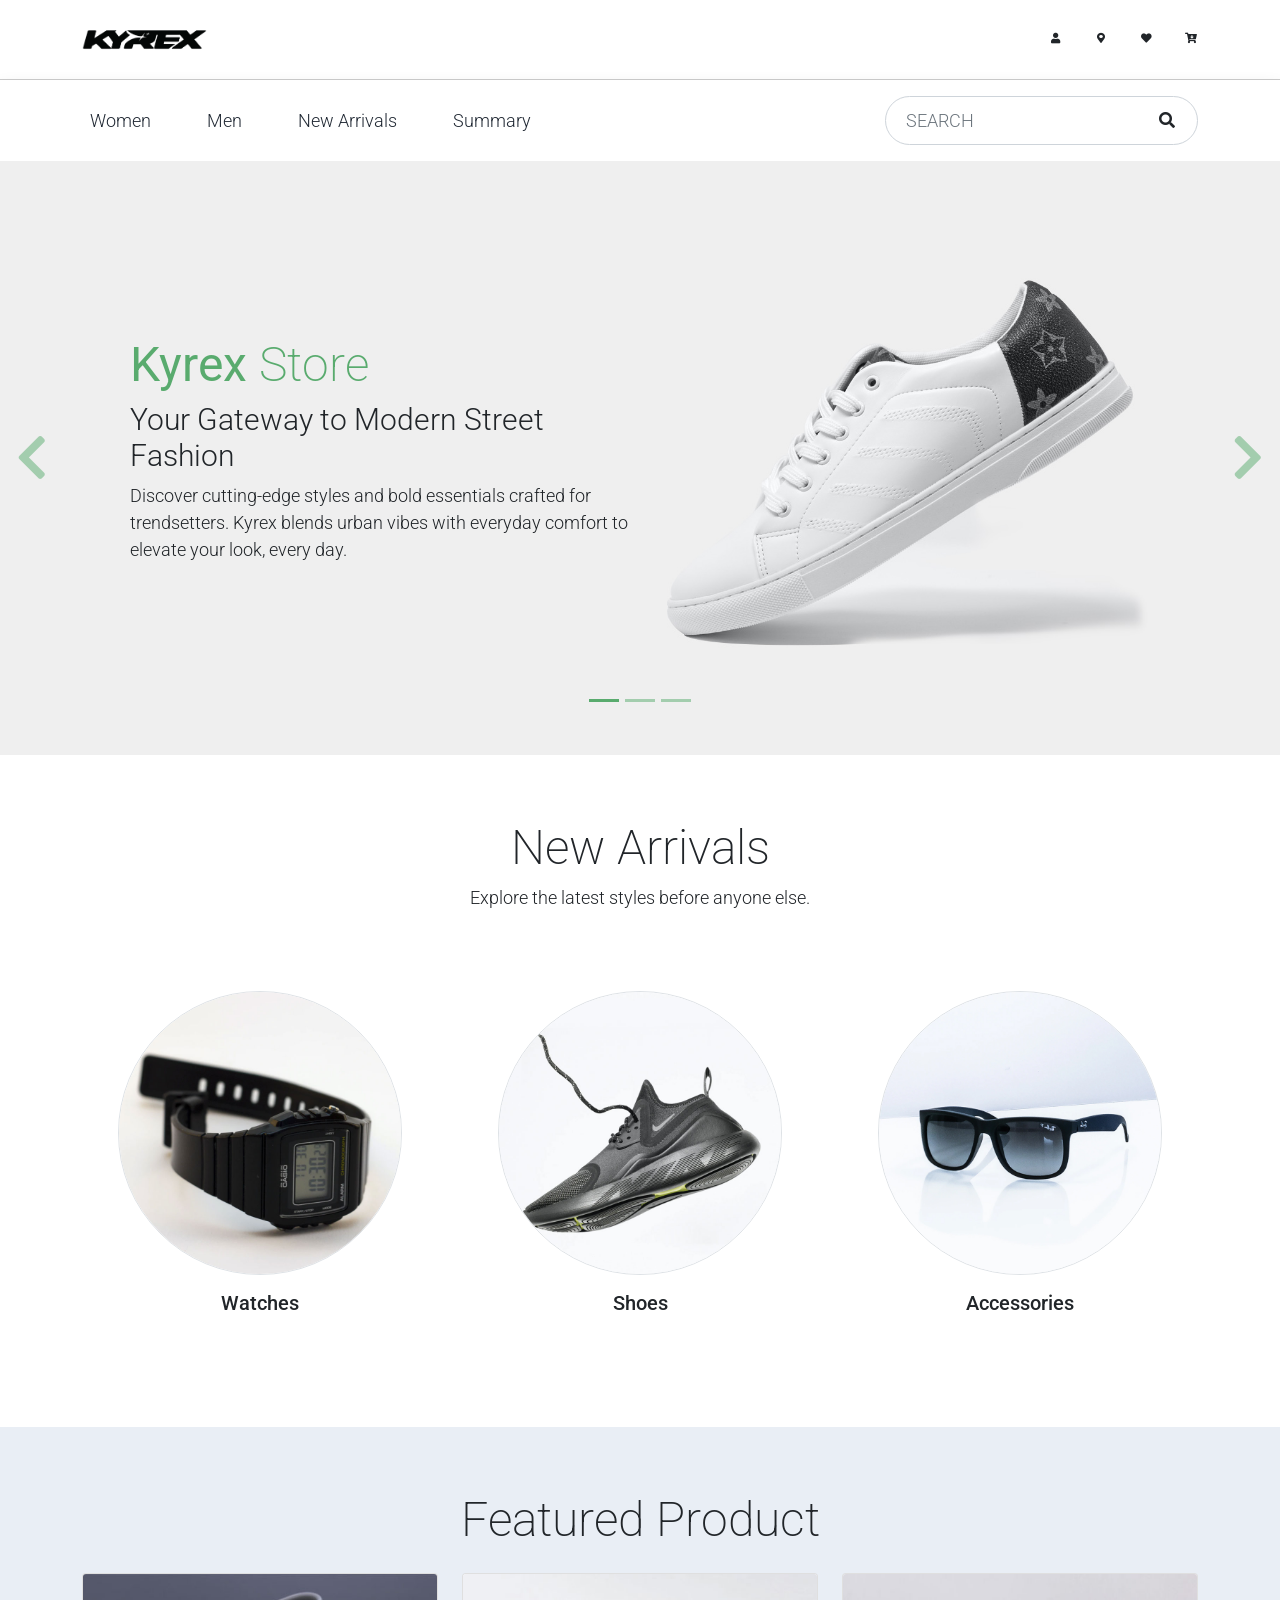
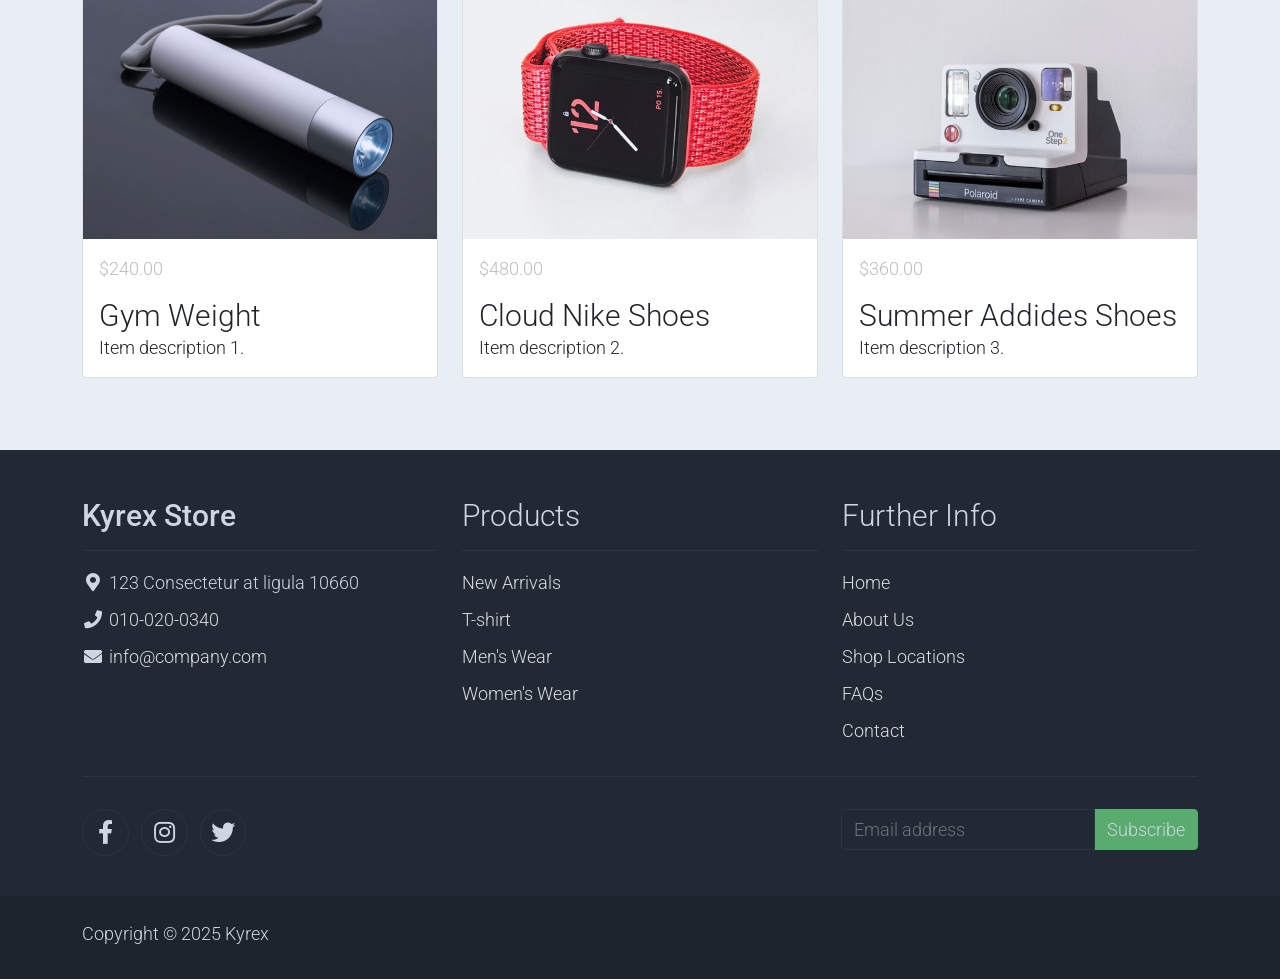
<file: index.html>
<!DOCTYPE html>
<html lang="en">

<head>
    <title>Kyrex | Fashion Store</title>
    <meta charset="utf-8">
    <meta name="viewport" content="width=device-width, initial-scale=1">

    <link rel="apple-touch-icon" href="assets/img/apple-icon.png">
    <link rel="shortcut icon" type="image/x-icon" href="images/kyrexicon.ico">

    <link rel="stylesheet" href="assets/css/bootstrap.min.css">
    <link rel="stylesheet" href="assets/css/templatemo.css">
    <link rel="stylesheet" href="assets/css/custom.css">

    <!-- Load fonts style after rendering the layout styles -->
    <link rel="stylesheet" href="https://fonts.googleapis.com/css2?family=Roboto:wght@100;200;300;400;500;700;900&display=swap">
    <link rel="stylesheet" href="assets/css/fontawesome.min.css">

</head>

<body>
    <!-- Start Top Nav -->
    <nav class="navbar navbar-expand-lg bg-white navbar-light d-none d-lg-block" id="templatemo_nav_top" style="border-bottom: 1px solid #ccc;">
        <div class="container">
            <div class="w-100 d-flex justify-content-between">
                <div>
                    <a class="navbar-brand" href="index.html">
                        <img src="images/KYREX LOGO.png" width="125px" alt="Kyrex Logo">
                    </a>
                </div>
                <div class="d-flex align-items-center">
                    <a class="nav-icon position-relative text-decoration-none px-3" href="login.html">
                        <i class="fa fa-fw fa-user text-dark"></i>
                    </a>
                    <a class="nav-icon position-relative text-decoration-none px-3" href="store-finder.html">
                        <i class="fa fa-fw fa-map-marker-alt text-dark"></i>
                    </a>
                    <a class="nav-icon position-relative text-decoration-none px-3" href="wishlist.html">
                        <i class="fa fa-fw fa-heart text-dark"></i>
                    </a>
                    <a class="nav-icon position-relative text-decoration-none ps-3" href="cart.html">
                        <i class="fa fa-fw fa-cart-arrow-down text-dark"></i>
                    </a>
                </div>
            </div>
        </div>
    </nav>
    <!-- Close Top Nav -->


    <!-- Header -->
    <nav class="navbar navbar-expand-lg navbar-light shadow" style="background: #fff;">
        <div class="container d-flex justify-content-between align-items-center">

            <a class="navbar-brand text-success logo h1 align-self-center d-lg-none" href="index.html">
                <img src="images/KYREX LOGO.png" width="125px">
            </a>

            <button class="navbar-toggler border-0" type="button" data-bs-toggle="collapse" data-bs-target="#templatemo_main_nav" aria-controls="navbarSupportedContent" aria-expanded="false" aria-label="Toggle navigation">
                <span class="navbar-toggler-icon"></span>
            </button>

            <div class="align-self-center collapse navbar-collapse flex-fill d-lg-flex justify-content-lg-between" id="templatemo_main_nav">
                <div class="flex-fill">
                    <ul class="nav navbar-nav d-flex justify-content-start mega-menu-container" style="gap: 2.5rem;">
                        <li class="nav-item dropdown">
                            <a class="nav-link dropdown-toggle" href="catalog-women.html" id="womenDropdown" role="button" data-bs-toggle="dropdown" aria-expanded="false">
                                Women
                            </a>
                            <div class="dropdown-menu mega-menu p-4" aria-labelledby="womenDropdown">
                                <div class="row">
                                    <div class="col-lg-3">
                                        <ul class="list-unstyled">
                                            <li><a class="dropdown-item fw-bold" href="catalog-women.html">SHOP ALL</a></li>
                                            <li><a class="dropdown-item fw-bold" href="catalog-women.html">NEW ARRIVALS</a></li>
                                            <li><a class="dropdown-item fw-bold" href="catalog-women.html">DEALS</a></li>
                                            <li><a class="dropdown-item fw-bold" href="catalog-women.html">SALE</a></li>
                                        </ul>
                                    </div>
                                    <div class="col-lg-3 border-start">
                                        <ul class="list-unstyled">
                                            <li><h6 class="dropdown-header fw-bold">Clothing</h6></li>
                                            <li><a class="dropdown-item" href="catalog-women.html">Tops</a></li>
                                            <li><a class="dropdown-item" href="catalog-women.html">Pants</a></li>
                                            <li><a class="dropdown-item" href="catalog-women.html">Dresses</a></li>
                                            <li><a class="dropdown-item" href="catalog-women.html">Jeans</a></li>
                                        </ul>
                                    </div>
                                    <div class="col-lg-3">
                                        <ul class="list-unstyled">
                                            <li><h6 class="dropdown-header fw-bold">Activewear</h6></li>
                                            <li><a class="dropdown-item" href="catalog-women.html">Crops & Bras</a></li>
                                            <li><a class="dropdown-item" href="catalog-women.html">Jackets</a></li>
                                        </ul>
                                    </div>
                                    <div class="col-lg-3">
                                        <ul class="list-unstyled">
                                            <li><h6 class="dropdown-header fw-bold">Accessories</h6></li>
                                            <li><a class="dropdown-item" href="catalog-women.html">Bags</a></li>
                                            <li><a class="dropdown-item" href="catalog-women.html">Sunglasses</a></li>
                                            <li><a class="dropdown-item" href="catalog-women.html">Socks</a></li>
                                        </ul>
                                    </div>
                                </div>
                            </div>
                        </li>
                        <li class="nav-item dropdown">
                            <a class="nav-link dropdown-toggle" href="catalog-men.html" id="menDropdown" role="button" data-bs-toggle="dropdown" aria-expanded="false">
                                Men
                            </a>
                            <div class="dropdown-menu mega-menu p-4" aria-labelledby="menDropdown">
                                <div class="row">
                                    <div class="col-lg-3">
                                        <ul class="list-unstyled">
                                            <li><a class="dropdown-item fw-bold" href="catalog-men.html">SHOP ALL</a></li>
                                            <li><a class="dropdown-item fw-bold" href="catalog-men.html">NEW ARRIVALS</a></li>
                                            <li><a class="dropdown-item fw-bold" href="catalog-men.html">DEALS</a></li>
                                            <li><a class="dropdown-item fw-bold" href="catalog-men.html">SALE</a></li>
                                        </ul>
                                    </div>
                                    <div class="col-lg-3 border-start">
                                        <ul class="list-unstyled">
                                            <li><h6 class="dropdown-header fw-bold">Clothing</h6></li>
                                            <li><a class="dropdown-item" href="catalog-men.html">Shirts</a></li>
                                            <li><a class="dropdown-item" href="catalog-men.html">Pants</a></li>
                                            <li><a class="dropdown-item" href="catalog-men.html">Shorts</a></li>
                                            <li><a class="dropdown-item" href="catalog-men.html">Jeans</a></li>
                                        </ul>
                                    </div>
                                    <div class="col-lg-3">
                                        <ul class="list-unstyled">
                                            <li><h6 class="dropdown-header fw-bold">Activewear</h6></li>
                                            <li><a class="dropdown-item" href="catalog-men.html">Tees</a></li>
                                            <li><a class="dropdown-item" href="catalog-men.html">Jackets</a></li>
                                        </ul>
                                    </div>
                                    <div class="col-lg-3">
                                        <ul class="list-unstyled">
                                            <li><h6 class="dropdown-header fw-bold">Accessories</h6></li>
                                            <li><a class="dropdown-item" href="catalog-men.html">Hats</a></li>
                                            <li><a class="dropdown-item" href="catalog-men.html">Belts</a></li>
                                            <li><a class="dropdown-item" href="catalog-men.html">Wallets</a></li>
                                        </ul>
                                    </div>
                                </div>
                            </div>
                        </li>
                        <li class="nav-item">
                            <a class="nav-link" href="catalog-new.html">New Arrivals</a>
                        </li>
						<li class="nav-item">
                            <a class="nav-link" href="fashion.xml">Summary</a>
                        </li>
                    </ul>
                </div>
                <div class="navbar align-self-center d-flex">
                    <form action="" method="get" class="d-flex search-bar">
                        <div class="input-group">
                            <input type="text" class="form-control" placeholder="SEARCH">
                            <button type="submit" class="input-group-text">
                                <i class="fa fa-fw fa-search"></i>
                            </button>
                        </div>
                    </form>
                </div>
            </div>

        </div>
    </nav>
    <!-- Close Header -->

    <!-- Modal -->
    <div class="modal fade bg-white" id="templatemo_search" tabindex="-1" role="dialog" aria-labelledby="exampleModalLabel" aria-hidden="true">
        <div class="modal-dialog modal-lg" role="document">
            <div class="w-100 pt-1 mb-5 text-right">
                <button type="button" class="btn-close" data-bs-dismiss="modal" aria-label="Close"></button>
            </div>
            <form action="" method="get" class="modal-content modal-body border-0 p-0">
                <div class="input-group mb-2">
                    <input type="text" class="form-control" id="inputModalSearch" name="q" placeholder="Search ...">
                    <button type="submit" class="input-group-text bg-success text-light">
                        <i class="fa fa-fw fa-search text-white"></i>
                    </button>
                </div>
            </form>
        </div>
    </div>



    <!-- Start Banner Hero -->
    <div id="template-mo-zay-hero-carousel" class="carousel slide" data-bs-ride="carousel">
        <ol class="carousel-indicators">
            <li data-bs-target="#template-mo-zay-hero-carousel" data-bs-slide-to="0" class="active"></li>
            <li data-bs-target="#template-mo-zay-hero-carousel" data-bs-slide-to="1"></li>
            <li data-bs-target="#template-mo-zay-hero-carousel" data-bs-slide-to="2"></li>
        </ol>
        <div class="carousel-inner">
            <div class="carousel-item active">
                <div class="container">
                    <div class="row p-5">
                        <div class="mx-auto col-md-8 col-lg-6 order-lg-last">
                            <img class="img-fluid" src="./assets/img/banner_img_01.jpg" alt="">
                        </div>
                        <div class="col-lg-6 mb-0 d-flex align-items-center">
                            <div class="text-align-left align-self-center">
                                <h1 class="h1 text-success"><b>Kyrex</b> Store</h1>
                                <h3 class="h2">Your Gateway to Modern Street Fashion</h3>
                                <p>
                                    Discover cutting-edge styles and bold essentials crafted for trendsetters. Kyrex blends urban vibes with everyday comfort to elevate your look, every day.
                                </p>
                            </div>
                        </div>
                    </div>
                </div>
            </div>
            <div class="carousel-item">
                <div class="container">
                    <div class="row p-5">
                        <div class="mx-auto col-md-8 col-lg-6 order-lg-last">
                            <img class="img-fluid" src="./assets/img/banner_img_02.jpg" alt="">
                        </div>
                        <div class="col-lg-6 mb-0 d-flex align-items-center">
                            <div class="text-align-left">
                                <h1 class="h1">Unleash Your Style</h1>
                                <h3 class="h2">From Runway to Real Life</h3>
                                <p>
                                    Our collections are inspired by high fashion and adapted for the streets. Whether you're dressing to impress or keeping it casual,
                                    <strong>Kyrex</strong> has your look.
                                </p>
                            </div>
                        </div>
                    </div>
                </div>
            </div>
            <div class="carousel-item">
                <div class="container">
                    <div class="row p-5">
                        <div class="mx-auto col-md-8 col-lg-6 order-lg-last">
                            <img class="img-fluid" src="./assets/img/banner_img_03.jpg" alt="">
                        </div>
                        <div class="col-lg-6 mb-0 d-flex align-items-center">
                            <div class="text-align-left">
                                <h1 class="h1">Confidence in Your Thread</h1>
                                <h3 class="h2">Fashion That Speaks for You</h3>
                                <p>
                                    Kyrex is more than clothing — <strong>it's self-expression</strong>.
                                    Shop versatile fits and bold designs that match your mood, your vibe, and your ambition.
                                </p>
                            </div>
                        </div>
                    </div>
                </div>
            </div>
        </div>
        <a class="carousel-control-prev text-decoration-none w-auto ps-3" href="#template-mo-zay-hero-carousel" role="button" data-bs-slide="prev">
            <i class="fas fa-chevron-left"></i>
        </a>
        <a class="carousel-control-next text-decoration-none w-auto pe-3" href="#template-mo-zay-hero-carousel" role="button" data-bs-slide="next">
            <i class="fas fa-chevron-right"></i>
        </a>
    </div>
    <!-- End Banner Hero -->


    <!-- Start New Arrivals -->
    <section class="container py-5">
        <div class="row text-center pt-3">
            <div class="col-lg-6 m-auto">
                <h1 class="h1">New Arrivals</h1>
                <p>
                    Explore the latest styles before anyone else.
                </p>
            </div>
        </div>
        <div class="row">
            <div class="col-12 col-md-4 p-5 mt-3">
                <a href="#"><img src="./assets/img/category_img_01.jpg" class="rounded-circle img-fluid border"></a>
                <h5 class="text-center mt-3 mb-3">Watches</h5>
            </div>
            <div class="col-12 col-md-4 p-5 mt-3">
                <a href="#"><img src="./assets/img/category_img_02.jpg" class="rounded-circle img-fluid border"></a>
                <h2 class="h5 text-center mt-3 mb-3">Shoes</h2>
            </div>
            <div class="col-12 col-md-4 p-5 mt-3">
                <a href="#"><img src="./assets/img/category_img_03.jpg" class="rounded-circle img-fluid border"></a>
                <h2 class="h5 text-center mt-3 mb-3">Accessories</h2>
            </div>
        </div>
    </section>
    <!-- End Categories of The Month -->


    <!-- Start Featured Product -->
    <section class="bg-light">
        <div class="container py-5">
            <div class="row text-center py-3">
                <div class="col-lg-6 m-auto">
                    <h1 class="h1">Featured Product</h1>
                </div>
            </div>
            <div class="row">
                <div class="col-12 col-md-4 mb-4">
                    <div class="card h-100">
                        <a href="shop-single.html">
                            <img src="./assets/img/feature_prod_01.jpg" class="card-img-top" alt="...">
                        </a>
                        <div class="card-body">
                            <ul class="list-unstyled d-flex justify-content-between">
                                <li class="text-muted text-right">$240.00</li>
                            </ul>
                            <a href="shop-single.html" class="h2 text-decoration-none text-dark">Gym Weight</a>
                            <p class="card-text">
                                Item description 1.
                            </p>
                        </div>
                    </div>
                </div>
                <div class="col-12 col-md-4 mb-4">
                    <div class="card h-100">
                        <a href="shop-single.html">
                            <img src="./assets/img/feature_prod_02.jpg" class="card-img-top" alt="...">
                        </a>
                        <div class="card-body">
                            <ul class="list-unstyled d-flex justify-content-between">
                                <li class="text-muted text-right">$480.00</li>
                            </ul>
                            <a href="shop-single.html" class="h2 text-decoration-none text-dark">Cloud Nike Shoes</a>
                            <p class="card-text">
                                Item description 2.
                            </p>
                        </div>
                    </div>
                </div>
                <div class="col-12 col-md-4 mb-4">
                    <div class="card h-100">
                        <a href="shop-single.html">
                            <img src="./assets/img/feature_prod_03.jpg" class="card-img-top" alt="...">
                        </a>
                        <div class="card-body">
                            <ul class="list-unstyled d-flex justify-content-between">
                                <li class="text-muted text-right">$360.00</li>
                            </ul>
                            <a href="shop-single.html" class="h2 text-decoration-none text-dark">Summer Addides Shoes</a>
                            <p class="card-text">
                                Item description 3.
                            </p>
                        </div>
                    </div>
                </div>
            </div>
        </div>
    </section>
    <!-- End Featured Product -->


    <!-- Start Footer -->
    <footer class="bg-dark" id="tempaltemo_footer">
        <div class="container">
            <div class="row">

                <div class="col-md-4 pt-5">
                    <h2 class="h2 text-light border-bottom pb-3 border-light logo">Kyrex Store</h2>
                    <ul class="list-unstyled text-light footer-link-list">
                        <li>
                            <i class="fas fa-map-marker-alt fa-fw"></i>
                            123 Consectetur at ligula 10660
                        </li>
                        <li>
                            <i class="fa fa-phone fa-fw"></i>
                            <a class="text-decoration-none" href="tel:010-020-0340">010-020-0340</a>
                        </li>
                        <li>
                            <i class="fa fa-envelope fa-fw"></i>
                            <a class="text-decoration-none" href="mailto:info@company.com">info@company.com</a>
                        </li>
                    </ul>
                </div>

                <div class="col-md-4 pt-5">
                    <h2 class="h2 text-light border-bottom pb-3 border-light">Products</h2>
                    <ul class="list-unstyled text-light footer-link-list">
                        <li><a class="text-decoration-none" href="#">New Arrivals</a></li>
                        <li><a class="text-decoration-none" href="#">T-shirt</a></li>
                        <li><a class="text-decoration-none" href="#">Men's Wear</a></li>
                        <li><a class="text-decoration-none" href="#">Women's Wear</a></li>
                    </ul>
                </div>

                <div class="col-md-4 pt-5">
                    <h2 class="h2 text-light border-bottom pb-3 border-light">Further Info</h2>
                    <ul class="list-unstyled text-light footer-link-list">
                        <li><a class="text-decoration-none" href="#">Home</a></li>
                        <li><a class="text-decoration-none" href="#">About Us</a></li>
                        <li><a class="text-decoration-none" href="#">Shop Locations</a></li>
                        <li><a class="text-decoration-none" href="#">FAQs</a></li>
                        <li><a class="text-decoration-none" href="#">Contact</a></li>
                    </ul>
                </div>

            </div>

            <div class="row text-light mb-4">
                <div class="col-12 mb-3">
                    <div class="w-100 my-3 border-top border-light"></div>
                </div>
                <div class="col-auto me-auto">
                    <ul class="list-inline text-left footer-icons">
                        <li class="list-inline-item border border-light rounded-circle text-center">
                            <a class="text-light text-decoration-none" target="_blank" href="http://facebook.com/"><i class="fab fa-facebook-f fa-lg fa-fw"></i></a>
                        </li>
                        <li class="list-inline-item border border-light rounded-circle text-center">
                            <a class="text-light text-decoration-none" target="_blank" href="https://www.instagram.com/"><i class="fab fa-instagram fa-lg fa-fw"></i></a>
                        </li>
                        <li class="list-inline-item border border-light rounded-circle text-center">
                            <a class="text-light text-decoration-none" target="_blank" href="https://twitter.com/"><i class="fab fa-twitter fa-lg fa-fw"></i></a>
                        </li>
                    </ul>
                </div>
                <div class="col-auto">
                    <label class="sr-only" for="subscribeEmail">Email address</label>
                    <div class="input-group mb-2">
                        <input type="text" class="form-control bg-dark border-light" id="subscribeEmail" placeholder="Email address">
                        <div class="input-group-text btn-success text-light">Subscribe</div>
                    </div>
                </div>
            </div>
        </div>

        <div class="w-100 bg-black py-3">
            <div class="container">
                <div class="row pt-2">
                    <div class="col-12">
                        <p class="text-left text-light">
                            Copyright &copy; 2025 Kyrex
                        </p>
                    </div>
                </div>
            </div>
        </div>

    </footer>
    <!-- End Footer -->

    <!-- Start Script -->
    <script src="assets/js/jquery-1.11.0.min.js"></script>
    <script src="assets/js/jquery-migrate-1.2.1.min.js"></script>
    <script src="assets/js/bootstrap.bundle.min.js"></script>
    <script src="assets/js/templatemo.js"></script>
    <script src="assets/js/custom.js"></script>
    <!-- End Script -->
</body>

</html>
</file>
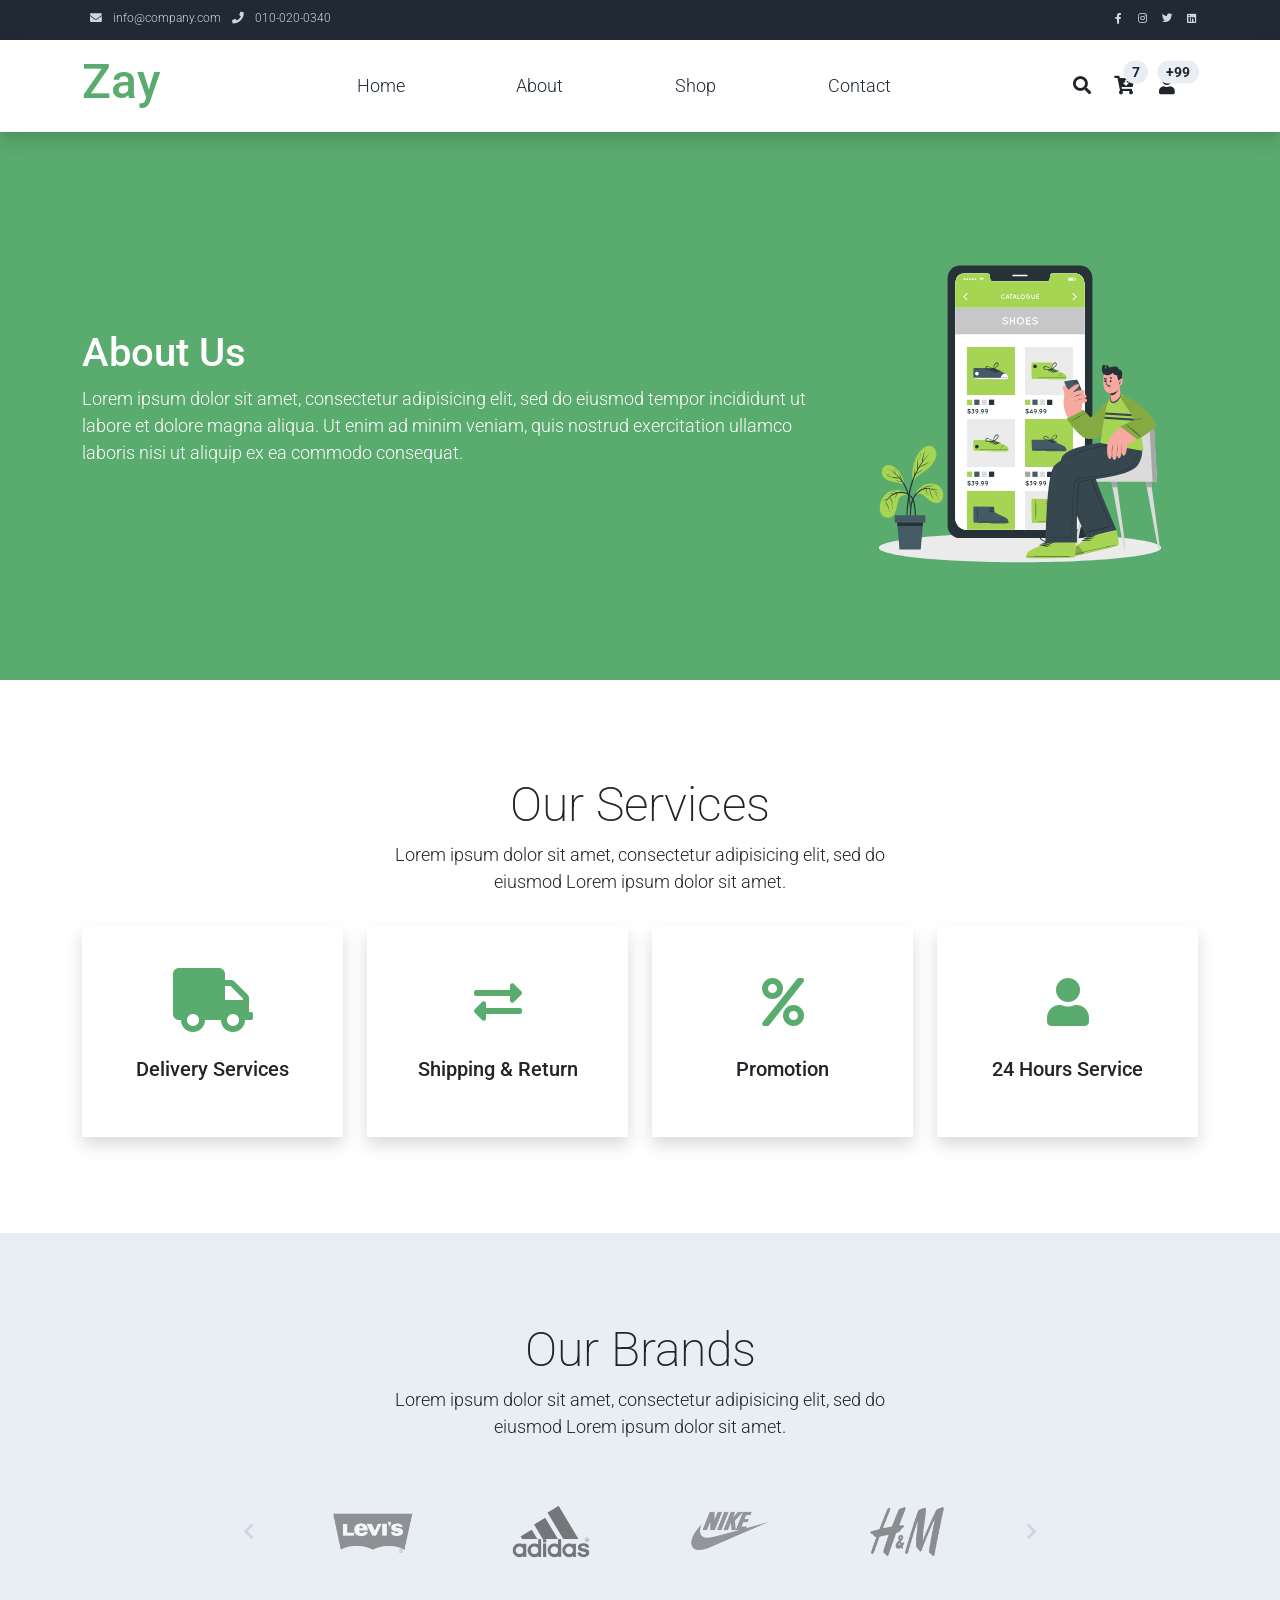
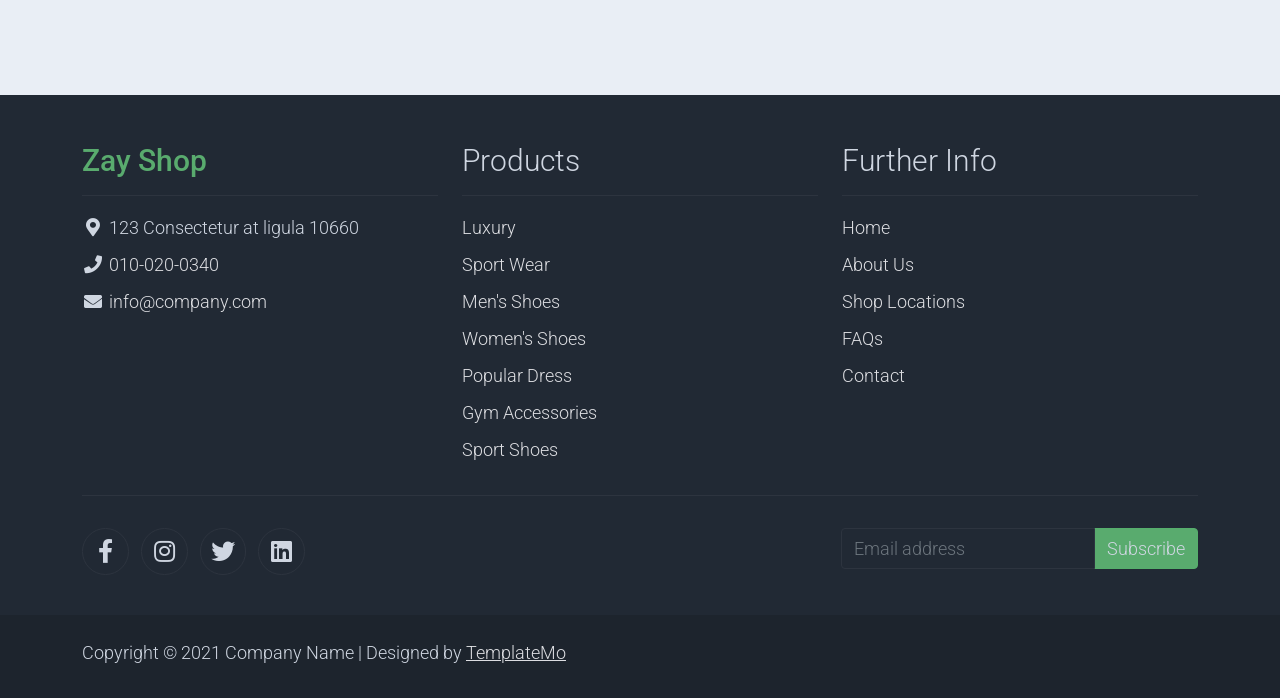
<file: about.html>
<!DOCTYPE html>
<html lang="en">

<head>
    <title>Amir Shop - About Page</title>
    <meta charset="utf-8">
    <meta name="viewport" content="width=device-width, initial-scale=1">

    <link rel="apple-touch-icon" href="assets/img/apple-icon.png">
    <link rel="shortcut icon" type="image/x-icon" href="assets/img/favicon.ico">

    <link rel="stylesheet" href="assets/css/bootstrap.min.css">
    <link rel="stylesheet" href="assets/css/templatemo.css">
    <link rel="stylesheet" href="assets/css/custom.css">

    <!-- Load fonts style after rendering the layout styles -->
    <link rel="stylesheet" href="https://fonts.googleapis.com/css2?family=Roboto:wght@100;200;300;400;500;700;900&display=swap">
    <link rel="stylesheet" href="assets/css/fontawesome.min.css">
<!--
    
TemplateMo 559 Zay Shop

https://templatemo.com/tm-559-zay-shop

-->
</head>

<body>
    <!-- Start Top Nav -->
    <nav class="navbar navbar-expand-lg bg-dark navbar-light d-none d-lg-block" id="templatemo_nav_top">
        <div class="container text-light">
            <div class="w-100 d-flex justify-content-between">
                <div>
                    <i class="fa fa-envelope mx-2"></i>
                    <a class="navbar-sm-brand text-light text-decoration-none" href="mailto:info@company.com">info@company.com</a>
                    <i class="fa fa-phone mx-2"></i>
                    <a class="navbar-sm-brand text-light text-decoration-none" href="tel:010-020-0340">010-020-0340</a>
                </div>
                <div>
                    <a class="text-light" href="https://fb.com/templatemo" target="_blank" rel="sponsored"><i class="fab fa-facebook-f fa-sm fa-fw me-2"></i></a>
                    <a class="text-light" href="https://www.instagram.com/" target="_blank"><i class="fab fa-instagram fa-sm fa-fw me-2"></i></a>
                    <a class="text-light" href="https://twitter.com/" target="_blank"><i class="fab fa-twitter fa-sm fa-fw me-2"></i></a>
                    <a class="text-light" href="https://www.linkedin.com/" target="_blank"><i class="fab fa-linkedin fa-sm fa-fw"></i></a>
                </div>
            </div>
        </div>
    </nav>
    <!-- Close Top Nav -->


    <!-- Header -->
    <nav class="navbar navbar-expand-lg navbar-light shadow">
        <div class="container d-flex justify-content-between align-items-center">

            <a class="navbar-brand text-success logo h1 align-self-center" href="index.html">
                Zay
            </a>

            <button class="navbar-toggler border-0" type="button" data-bs-toggle="collapse" data-bs-target="#templatemo_main_nav" aria-controls="navbarSupportedContent" aria-expanded="false" aria-label="Toggle navigation">
                <span class="navbar-toggler-icon"></span>
            </button>

            <div class="align-self-center collapse navbar-collapse flex-fill  d-lg-flex justify-content-lg-between" id="templatemo_main_nav">
                <div class="flex-fill">
                    <ul class="nav navbar-nav d-flex justify-content-between mx-lg-auto">
                        <li class="nav-item">
                            <a class="nav-link" href="index.html">Home</a>
                        </li>
                        <li class="nav-item">
                            <a class="nav-link" href="about.html">About</a>
                        </li>
                        <li class="nav-item">
                            <a class="nav-link" href="shop.html">Shop</a>
                        </li>
                        <li class="nav-item">
                            <a class="nav-link" href="contact.html">Contact</a>
                        </li>
                    </ul>
                </div>
                <div class="navbar align-self-center d-flex">
                    <div class="d-lg-none flex-sm-fill mt-3 mb-4 col-7 col-sm-auto pr-3">
                        <div class="input-group">
                            <input type="text" class="form-control" id="inputMobileSearch" placeholder="Search ...">
                            <div class="input-group-text">
                                <i class="fa fa-fw fa-search"></i>
                            </div>
                        </div>
                    </div>
                    <a class="nav-icon d-none d-lg-inline" href="#" data-bs-toggle="modal" data-bs-target="#templatemo_search">
                        <i class="fa fa-fw fa-search text-dark mr-2"></i>
                    </a>
                    <a class="nav-icon position-relative text-decoration-none" href="#">
                        <i class="fa fa-fw fa-cart-arrow-down text-dark mr-1"></i>
                        <span class="position-absolute top-0 left-100 translate-middle badge rounded-pill bg-light text-dark">7</span>
                    </a>
                    <a class="nav-icon position-relative text-decoration-none" href="#">
                        <i class="fa fa-fw fa-user text-dark mr-3"></i>
                        <span class="position-absolute top-0 left-100 translate-middle badge rounded-pill bg-light text-dark">+99</span>
                    </a>
                </div>
            </div>

        </div>
    </nav>
    <!-- Close Header -->

    <!-- Modal -->
    <div class="modal fade bg-white" id="templatemo_search" tabindex="-1" role="dialog" aria-labelledby="exampleModalLabel" aria-hidden="true">
        <div class="modal-dialog modal-lg" role="document">
            <div class="w-100 pt-1 mb-5 text-right">
                <button type="button" class="btn-close" data-bs-dismiss="modal" aria-label="Close"></button>
            </div>
            <form action="" method="get" class="modal-content modal-body border-0 p-0">
                <div class="input-group mb-2">
                    <input type="text" class="form-control" id="inputModalSearch" name="q" placeholder="Search ...">
                    <button type="submit" class="input-group-text bg-success text-light">
                        <i class="fa fa-fw fa-search text-white"></i>
                    </button>
                </div>
            </form>
        </div>
    </div>



    <section class="bg-success py-5">
        <div class="container">
            <div class="row align-items-center py-5">
                <div class="col-md-8 text-white">
                    <h1>About Us</h1>
                    <p>
                        Lorem ipsum dolor sit amet, consectetur adipisicing elit, sed do eiusmod
                        tempor incididunt ut labore et dolore magna aliqua. Ut enim ad minim veniam,
                        quis nostrud exercitation ullamco laboris nisi ut aliquip ex ea commodo consequat.
                    </p>
                </div>
                <div class="col-md-4">
                    <img src="assets/img/about-hero.svg" alt="About Hero">
                </div>
            </div>
        </div>
    </section>
    <!-- Close Banner -->

    <!-- Start Section -->
    <section class="container py-5">
        <div class="row text-center pt-5 pb-3">
            <div class="col-lg-6 m-auto">
                <h1 class="h1">Our Services</h1>
                <p>
                    Lorem ipsum dolor sit amet, consectetur adipisicing elit, sed do eiusmod
                    Lorem ipsum dolor sit amet.
                </p>
            </div>
        </div>
        <div class="row">

            <div class="col-md-6 col-lg-3 pb-5">
                <div class="h-100 py-5 services-icon-wap shadow">
                    <div class="h1 text-success text-center"><i class="fa fa-truck fa-lg"></i></div>
                    <h2 class="h5 mt-4 text-center">Delivery Services</h2>
                </div>
            </div>

            <div class="col-md-6 col-lg-3 pb-5">
                <div class="h-100 py-5 services-icon-wap shadow">
                    <div class="h1 text-success text-center"><i class="fas fa-exchange-alt"></i></div>
                    <h2 class="h5 mt-4 text-center">Shipping & Return</h2>
                </div>
            </div>

            <div class="col-md-6 col-lg-3 pb-5">
                <div class="h-100 py-5 services-icon-wap shadow">
                    <div class="h1 text-success text-center"><i class="fa fa-percent"></i></div>
                    <h2 class="h5 mt-4 text-center">Promotion</h2>
                </div>
            </div>

            <div class="col-md-6 col-lg-3 pb-5">
                <div class="h-100 py-5 services-icon-wap shadow">
                    <div class="h1 text-success text-center"><i class="fa fa-user"></i></div>
                    <h2 class="h5 mt-4 text-center">24 Hours Service</h2>
                </div>
            </div>
        </div>
    </section>
    <!-- End Section -->

    <!-- Start Brands -->
    <section class="bg-light py-5">
        <div class="container my-4">
            <div class="row text-center py-3">
                <div class="col-lg-6 m-auto">
                    <h1 class="h1">Our Brands</h1>
                    <p>
                        Lorem ipsum dolor sit amet, consectetur adipisicing elit, sed do eiusmod
                        Lorem ipsum dolor sit amet.
                    </p>
                </div>
                <div class="col-lg-9 m-auto tempaltemo-carousel">
                    <div class="row d-flex flex-row">
                        <!--Controls-->
                        <div class="col-1 align-self-center">
                            <a class="h1" href="#templatemo-slide-brand" role="button" data-bs-slide="prev">
                                <i class="text-light fas fa-chevron-left"></i>
                            </a>
                        </div>
                        <!--End Controls-->

                        <!--Carousel Wrapper-->
                        <div class="col">
                            <div class="carousel slide carousel-multi-item pt-2 pt-md-0" id="templatemo-slide-brand" data-bs-ride="carousel">
                                <!--Slides-->
                                <div class="carousel-inner product-links-wap" role="listbox">

                                    <!--First slide-->
                                    <div class="carousel-item active">
                                        <div class="row">
                                            <div class="col-3 p-md-5">
                                                <a href="#"><img class="img-fluid brand-img" src="assets/img/brand_01.png" alt="Brand Logo"></a>
                                            </div>
                                            <div class="col-3 p-md-5">
                                                <a href="#"><img class="img-fluid brand-img" src="assets/img/brand_02.png" alt="Brand Logo"></a>
                                            </div>
                                            <div class="col-3 p-md-5">
                                                <a href="#"><img class="img-fluid brand-img" src="assets/img/brand_03.png" alt="Brand Logo"></a>
                                            </div>
                                            <div class="col-3 p-md-5">
                                                <a href="#"><img class="img-fluid brand-img" src="assets/img/brand_04.png" alt="Brand Logo"></a>
                                            </div>
                                        </div>
                                    </div>
                                    <!--End First slide-->

                                    <!--Second slide-->
                                    <div class="carousel-item">
                                        <div class="row">
                                            <div class="col-3 p-md-5">
                                                <a href="#"><img class="img-fluid brand-img" src="assets/img/brand_01.png" alt="Brand Logo"></a>
                                            </div>
                                            <div class="col-3 p-md-5">
                                                <a href="#"><img class="img-fluid brand-img" src="assets/img/brand_02.png" alt="Brand Logo"></a>
                                            </div>
                                            <div class="col-3 p-md-5">
                                                <a href="#"><img class="img-fluid brand-img" src="assets/img/brand_03.png" alt="Brand Logo"></a>
                                            </div>
                                            <div class="col-3 p-md-5">
                                                <a href="#"><img class="img-fluid brand-img" src="assets/img/brand_04.png" alt="Brand Logo"></a>
                                            </div>
                                        </div>
                                    </div>
                                    <!--End Second slide-->

                                    <!--Third slide-->
                                    <div class="carousel-item">
                                        <div class="row">
                                            <div class="col-3 p-md-5">
                                                <a href="#"><img class="img-fluid brand-img" src="assets/img/brand_01.png" alt="Brand Logo"></a>
                                            </div>
                                            <div class="col-3 p-md-5">
                                                <a href="#"><img class="img-fluid brand-img" src="assets/img/brand_02.png" alt="Brand Logo"></a>
                                            </div>
                                            <div class="col-3 p-md-5">
                                                <a href="#"><img class="img-fluid brand-img" src="assets/img/brand_03.png" alt="Brand Logo"></a>
                                            </div>
                                            <div class="col-3 p-md-5">
                                                <a href="#"><img class="img-fluid brand-img" src="assets/img/brand_04.png" alt="Brand Logo"></a>
                                            </div>
                                        </div>
                                    </div>
                                    <!--End Third slide-->

                                </div>
                                <!--End Slides-->
                            </div>
                        </div>
                        <!--End Carousel Wrapper-->

                        <!--Controls-->
                        <div class="col-1 align-self-center">
                            <a class="h1" href="#templatemo-slide-brand" role="button" data-bs-slide="next">
                                <i class="text-light fas fa-chevron-right"></i>
                            </a>
                        </div>
                        <!--End Controls-->
                    </div>
                </div>
            </div>
        </div>
    </section>
    <!--End Brands-->


    <!-- Start Footer -->
    <footer class="bg-dark" id="tempaltemo_footer">
        <div class="container">
            <div class="row">

                <div class="col-md-4 pt-5">
                    <h2 class="h2 text-success border-bottom pb-3 border-light logo">Zay Shop</h2>
                    <ul class="list-unstyled text-light footer-link-list">
                        <li>
                            <i class="fas fa-map-marker-alt fa-fw"></i>
                            123 Consectetur at ligula 10660
                        </li>
                        <li>
                            <i class="fa fa-phone fa-fw"></i>
                            <a class="text-decoration-none" href="tel:010-020-0340">010-020-0340</a>
                        </li>
                        <li>
                            <i class="fa fa-envelope fa-fw"></i>
                            <a class="text-decoration-none" href="mailto:info@company.com">info@company.com</a>
                        </li>
                    </ul>
                </div>

                <div class="col-md-4 pt-5">
                    <h2 class="h2 text-light border-bottom pb-3 border-light">Products</h2>
                    <ul class="list-unstyled text-light footer-link-list">
                        <li><a class="text-decoration-none" href="#">Luxury</a></li>
                        <li><a class="text-decoration-none" href="#">Sport Wear</a></li>
                        <li><a class="text-decoration-none" href="#">Men's Shoes</a></li>
                        <li><a class="text-decoration-none" href="#">Women's Shoes</a></li>
                        <li><a class="text-decoration-none" href="#">Popular Dress</a></li>
                        <li><a class="text-decoration-none" href="#">Gym Accessories</a></li>
                        <li><a class="text-decoration-none" href="#">Sport Shoes</a></li>
                    </ul>
                </div>

                <div class="col-md-4 pt-5">
                    <h2 class="h2 text-light border-bottom pb-3 border-light">Further Info</h2>
                    <ul class="list-unstyled text-light footer-link-list">
                        <li><a class="text-decoration-none" href="#">Home</a></li>
                        <li><a class="text-decoration-none" href="#">About Us</a></li>
                        <li><a class="text-decoration-none" href="#">Shop Locations</a></li>
                        <li><a class="text-decoration-none" href="#">FAQs</a></li>
                        <li><a class="text-decoration-none" href="#">Contact</a></li>
                    </ul>
                </div>

            </div>

            <div class="row text-light mb-4">
                <div class="col-12 mb-3">
                    <div class="w-100 my-3 border-top border-light"></div>
                </div>
                <div class="col-auto me-auto">
                    <ul class="list-inline text-left footer-icons">
                        <li class="list-inline-item border border-light rounded-circle text-center">
                            <a rel="nofollow" class="text-light text-decoration-none" target="_blank" href="http://fb.com/templatemo"><i class="fab fa-facebook-f fa-lg fa-fw"></i></a>
                        </li>
                        <li class="list-inline-item border border-light rounded-circle text-center">
                            <a class="text-light text-decoration-none" target="_blank" href="https://www.instagram.com/"><i class="fab fa-instagram fa-lg fa-fw"></i></a>
                        </li>
                        <li class="list-inline-item border border-light rounded-circle text-center">
                            <a class="text-light text-decoration-none" target="_blank" href="https://twitter.com/"><i class="fab fa-twitter fa-lg fa-fw"></i></a>
                        </li>
                        <li class="list-inline-item border border-light rounded-circle text-center">
                            <a class="text-light text-decoration-none" target="_blank" href="https://www.linkedin.com/"><i class="fab fa-linkedin fa-lg fa-fw"></i></a>
                        </li>
                    </ul>
                </div>
                <div class="col-auto">
                    <label class="sr-only" for="subscribeEmail">Email address</label>
                    <div class="input-group mb-2">
                        <input type="text" class="form-control bg-dark border-light" id="subscribeEmail" placeholder="Email address">
                        <div class="input-group-text btn-success text-light">Subscribe</div>
                    </div>
                </div>
            </div>
        </div>

        <div class="w-100 bg-black py-3">
            <div class="container">
                <div class="row pt-2">
                    <div class="col-12">
                        <p class="text-left text-light">
                            Copyright &copy; 2021 Company Name 
                            | Designed by <a rel="sponsored" href="https://templatemo.com/page/1" target="_blank">TemplateMo</a>
                        </p>
                    </div>
                </div>
            </div>
        </div>

    </footer>
    <!-- End Footer -->

    <!-- Start Script -->
    <script src="assets/js/jquery-1.11.0.min.js"></script>
    <script src="assets/js/jquery-migrate-1.2.1.min.js"></script>
    <script src="assets/js/bootstrap.bundle.min.js"></script>
    <script src="assets/js/templatemo.js"></script>
    <script src="assets/js/custom.js"></script>
    <!-- End Script -->
</body>

</html>
</file>
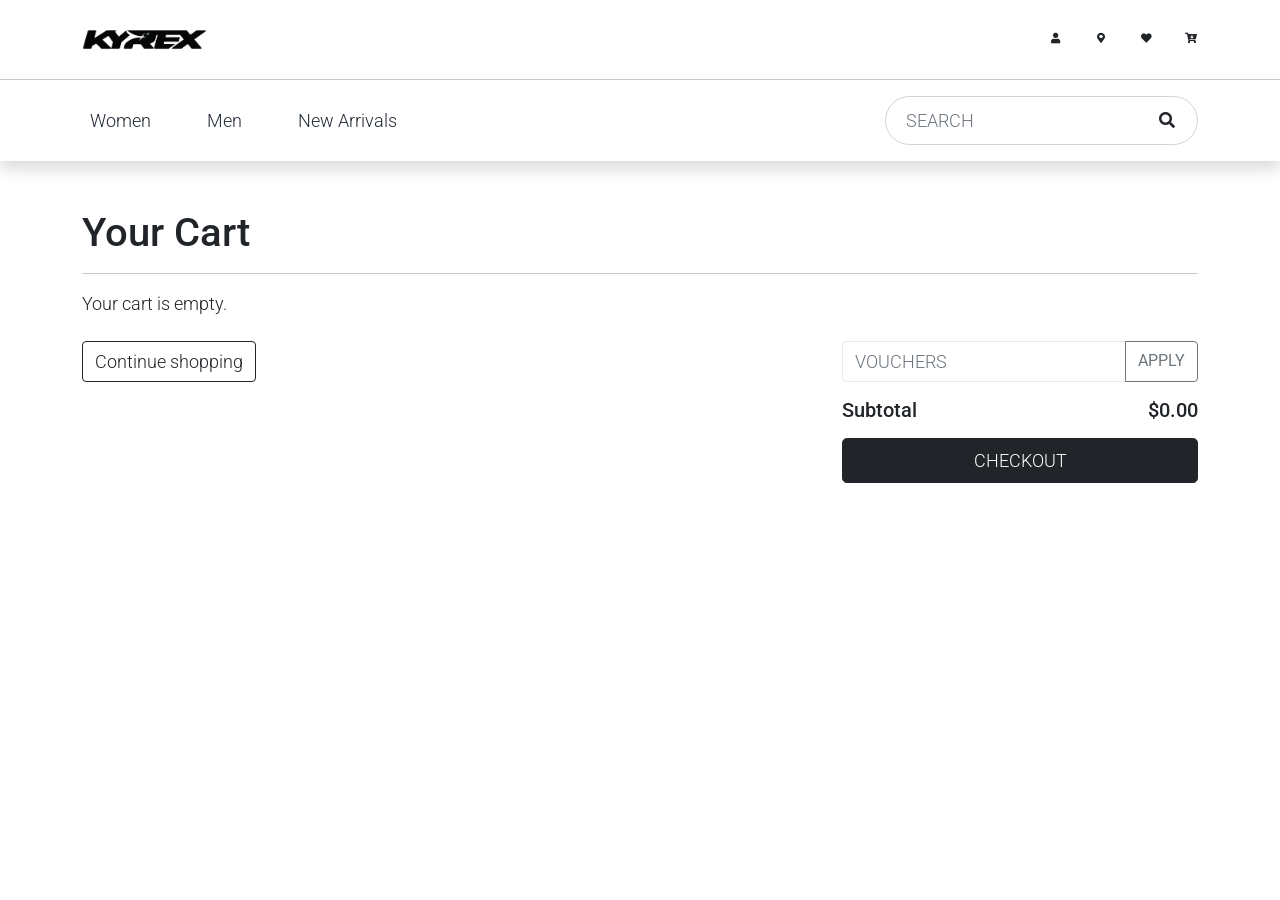
<file: cart.html>
<!DOCTYPE html>
<html lang="en">

<head>
    <title>Kyrex | Shopping Cart</title>
    <meta charset="utf-8">
    <meta name="viewport" content="width=device-width, initial-scale=1">

    <link rel="apple-touch-icon" href="assets/img/apple-icon.png">
    <link rel="shortcut icon" type="image/x-icon" href="images/kyrexicon.ico">

    <link rel="stylesheet" href="assets/css/bootstrap.min.css">
    <link rel="stylesheet" href="assets/css/templatemo.css">
    <link rel="stylesheet" href="assets/css/custom.css">

    <!-- Load fonts style after rendering the layout styles -->
    <link rel="stylesheet" href="https://fonts.googleapis.com/css2?family=Roboto:wght@100;200;300;400;500;700;900&display=swap">
    <link rel="stylesheet" href="assets/css/fontawesome.min.css">
</head>

<body>
    <!-- Start Top Nav -->
    <nav class="navbar navbar-expand-lg bg-white navbar-light d-none d-lg-block" id="templatemo_nav_top" style="border-bottom: 1px solid #ccc;">
        <div class="container">
            <div class="w-100 d-flex justify-content-between">
                <div>
                    <a class="navbar-brand" href="index.html">
                        <img src="images/KYREX LOGO.png" width="125px" alt="Kyrex Logo">
                    </a>
                </div>
                <div class="d-flex align-items-center">
                    <a class="nav-icon position-relative text-decoration-none px-3" href="login.html">
                        <i class="fa fa-fw fa-user text-dark"></i>
                    </a>
                    <a class="nav-icon position-relative text-decoration-none px-3" href="store-finder.html">
                        <i class="fa fa-fw fa-map-marker-alt text-dark"></i>
                    </a>
                    <a class="nav-icon position-relative text-decoration-none px-3" href="wishlist.html">
                        <i class="fa fa-fw fa-heart text-dark"></i>
                    </a>
                    <a class="nav-icon position-relative text-decoration-none ps-3" href="cart.html">
                        <i class="fa fa-fw fa-cart-arrow-down text-dark"></i>
                    </a>
                </div>
            </div>
        </div>
    </nav>
    <!-- Close Top Nav -->


    <!-- Header -->
    <nav class="navbar navbar-expand-lg navbar-light shadow" style="background: #fff;">
        <div class="container d-flex justify-content-between align-items-center">

            <a class="navbar-brand text-success logo h1 align-self-center d-lg-none" href="index.html">
                <img src="images/KYREX LOGO.png" width="125px">
            </a>

            <button class="navbar-toggler border-0" type="button" data-bs-toggle="collapse" data-bs-target="#templatemo_main_nav" aria-controls="navbarSupportedContent" aria-expanded="false" aria-label="Toggle navigation">
                <span class="navbar-toggler-icon"></span>
            </button>

            <div class="align-self-center collapse navbar-collapse flex-fill d-lg-flex justify-content-lg-between" id="templatemo_main_nav">
                <div class="flex-fill">
                    <ul class="nav navbar-nav d-flex justify-content-start mega-menu-container" style="gap: 2.5rem;">
                        <li class="nav-item dropdown">
                            <a class="nav-link dropdown-toggle" href="catalog.html?category=women" id="womenDropdown" role="button" data-bs-toggle="dropdown" aria-expanded="false">
                                Women
                            </a>
                            <div class="dropdown-menu mega-menu p-4" aria-labelledby="womenDropdown">
                                <div class="row">
                                    <div class="col-lg-3">
                                        <ul class="list-unstyled">
                                            <li><a class="dropdown-item fw-bold" href="catalog.html?category=women">SHOP ALL</a></li>
                                            <li><a class="dropdown-item fw-bold" href="catalog.html?category=women">NEW ARRIVALS</a></li>
                                            <li><a class="dropdown-item fw-bold" href="catalog.html?category=women">DEALS</a></li>
                                            <li><a class="dropdown-item fw-bold" href="catalog.html?category=women">SALE</a></li>
                                        </ul>
                                    </div>
                                    <div class="col-lg-3 border-start">
                                        <ul class="list-unstyled">
                                            <li><h6 class="dropdown-header fw-bold">Clothing</h6></li>
                                            <li><a class="dropdown-item" href="catalog.html?category=women">Tops</a></li>
                                            <li><a class="dropdown-item" href="catalog.html?category=women">Pants</a></li>
                                            <li><a class="dropdown-item" href="catalog.html?category=women">Dresses</a></li>
                                            <li><a class="dropdown-item" href="catalog.html?category=women">Jeans</a></li>
                                        </ul>
                                    </div>
                                    <div class="col-lg-3">
                                        <ul class="list-unstyled">
                                            <li><h6 class="dropdown-header fw-bold">Activewear</h6></li>
                                            <li><a class="dropdown-item" href="catalog.html?category=women">Crops & Bras</a></li>
                                            <li><a class="dropdown-item" href="catalog.html?category=women">Jackets</a></li>
                                        </ul>
                                    </div>
                                    <div class="col-lg-3">
                                        <ul class="list-unstyled">
                                            <li><h6 class="dropdown-header fw-bold">Accessories</h6></li>
                                            <li><a class="dropdown-item" href="catalog.html?category=women">Bags</a></li>
                                            <li><a class="dropdown-item" href="catalog.html?category=women">Sunglasses</a></li>
                                            <li><a class="dropdown-item" href="catalog.html?category=women">Socks</a></li>
                                        </ul>
                                    </div>
                                </div>
                            </div>
                        </li>
                        <li class="nav-item dropdown">
                            <a class="nav-link dropdown-toggle" href="catalog.html?category=men" id="menDropdown" role="button" data-bs-toggle="dropdown" aria-expanded="false">
                                Men
                            </a>
                            <div class="dropdown-menu mega-menu p-4" aria-labelledby="menDropdown">
                                <div class="row">
                                    <div class="col-lg-3">
                                        <ul class="list-unstyled">
                                            <li><a class="dropdown-item fw-bold" href="catalog.html?category=men">SHOP ALL</a></li>
                                            <li><a class="dropdown-item fw-bold" href="catalog.html?category=men">NEW ARRIVALS</a></li>
                                            <li><a class="dropdown-item fw-bold" href="catalog.html?category=men">DEALS</a></li>
                                            <li><a class="dropdown-item fw-bold" href="catalog.html?category=men">SALE</a></li>
                                        </ul>
                                    </div>
                                    <div class="col-lg-3 border-start">
                                        <ul class="list-unstyled">
                                            <li><h6 class="dropdown-header fw-bold">Clothing</h6></li>
                                            <li><a class="dropdown-item" href="catalog.html?category=men">Shirts</a></li>
                                            <li><a class="dropdown-item" href="catalog.html?category=men">Pants</a></li>
                                            <li><a class="dropdown-item" href="catalog.html?category=men">Shorts</a></li>
                                            <li><a class="dropdown-item" href="catalog.html?category=men">Jeans</a></li>
                                        </ul>
                                    </div>
                                    <div class="col-lg-3">
                                        <ul class="list-unstyled">
                                            <li><h6 class="dropdown-header fw-bold">Activewear</h6></li>
                                            <li><a class="dropdown-item" href="catalog.html?category=men">Tees</a></li>
                                            <li><a class="dropdown-item" href="catalog.html?category=men">Jackets</a></li>
                                        </ul>
                                    </div>
                                    <div class="col-lg-3">
                                        <ul class="list-unstyled">
                                            <li><h6 class="dropdown-header fw-bold">Accessories</h6></li>
                                            <li><a class="dropdown-item" href="catalog.html?category=men">Hats</a></li>
                                            <li><a class="dropdown-item" href="catalog.html?category=men">Belts</a></li>
                                            <li><a class="dropdown-item" href="catalog.html?category=men">Wallets</a></li>
                                        </ul>
                                    </div>
                                </div>
                            </div>
                        </li>
                        <li class="nav-item">
                            <a class="nav-link" href="catalog.html?category=new">New Arrivals</a>
                        </li>
                    </ul>
                </div>
                <div class="navbar align-self-center d-flex">
                    <form action="" method="get" class="d-flex search-bar">
                        <div class="input-group">
                            <input type="text" class="form-control" placeholder="SEARCH">
                            <button type="submit" class="input-group-text">
                                <i class="fa fa-fw fa-search"></i>
                            </button>
                        </div>
                    </form>
                </div>
            </div>

        </div>
    </nav>
    <!-- Close Header -->
    
    <!-- Start Content -->
    <div class="container py-5">
        <div class="row">
            <div class="col-lg-12">
                <h1>Your Cart</h1>
                <hr>
            </div>
        </div>

        <div id="cart-items-container">
            <!-- Cart items will be injected here by JavaScript -->
        </div>
        
        <div class="row mt-4">
            <div class="col-lg-8">
                <a href="catalog.html" class="btn btn-outline-dark">Continue shopping</a>
            </div>
            <div class="col-lg-4 d-flex justify-content-end align-items-center">
                <div class="w-100">
                     <div class="input-group mb-3">
                        <input type="text" class="form-control" placeholder="VOUCHERS">
                        <button class="btn btn-outline-secondary" type="button">APPLY</button>
                    </div>
                    <div class="d-flex justify-content-between">
                        <h5>Subtotal</h5>
                        <h5 id="subtotal-price">$0.00</h5>
                    </div>
                    <div class="d-grid mt-2">
                         <a href="checkout.html" class="btn btn-dark btn-lg">CHECKOUT</a>
                    </div>
                </div>
            </div>
        </div>
    </div>
    <!-- End Content -->


    <!-- Start Footer -->
    <footer class="bg-dark" id="tempaltemo_footer">
        <div class="container">
            <!-- Footer content from index.html -->
        </div>
    </footer>
    <!-- End Footer -->

    <!-- Start Script -->
    <script src="assets/js/jquery-1.11.0.min.js"></script>
    <script src="assets/js/jquery-migrate-1.2.1.min.js"></script>
    <script src="assets/js/bootstrap.bundle.min.js"></script>
    <script src="assets/js/templatemo.js"></script>
    <script src="assets/js/custom.js"></script>

    <script>
        document.addEventListener('DOMContentLoaded', function () {
            const cartItemsContainer = document.getElementById('cart-items-container');
            const subtotalPriceElement = document.getElementById('subtotal-price');
            let cart = JSON.parse(localStorage.getItem('cart')) || [];

            function renderCart() {
                cartItemsContainer.innerHTML = ''; // Clear existing items
                let subtotal = 0;

                if (cart.length === 0) {
                    cartItemsContainer.innerHTML = '<p>Your cart is empty.</p>';
                    subtotalPriceElement.textContent = '$0.00';
                    return;
                }

                const tableHeader = `
                    <div class="row fw-bold border-bottom pb-2 mb-3 d-none d-md-flex">
                        <div class="col-md-5">PRODUCT</div>
                        <div class="col-md-3 text-center">QUANTITY</div>
                        <div class="col-md-2 text-end">TOTAL</div>
                        <div class="col-md-2"></div>
                    </div>
                `;
                cartItemsContainer.insertAdjacentHTML('beforeend', tableHeader);


                cart.forEach((item, index) => {
                    const itemPrice = parseFloat(String(item.price).replace('$', ''));
                    const itemTotal = itemPrice * item.quantity;
                    subtotal += itemTotal;

                    const cartItemHTML = `
                        <div class="row border-bottom py-3 align-items-center cart-item" data-index="${index}">
                            <div class="col-md-2 col-4">
                                <img src="${item.image}" class="img-fluid" alt="${item.name}">
                            </div>
                            <div class="col-md-3 col-8">
                                <h6 class="mb-0">${item.name}</h6>
                                <small class="text-muted d-block">Color: ${item.color || 'N/A'}</small>
                                <small class="text-muted d-block">Size: ${item.size || 'N/A'}</small>
                            </div>
                            <div class="col-md-3 col-6 mt-2 mt-md-0">
                                <div class="input-group mx-auto" style="width: 120px;">
                                    <button class="btn btn-outline-secondary btn-sm" type="button" data-action="decrease">-</button>
                                    <input type="text" class="form-control form-control-sm text-center" value="${item.quantity}" readonly>
                                    <button class="btn btn-outline-secondary btn-sm" type="button" data-action="increase">+</button>
                                </div>
                            </div>
                            <div class="col-md-2 col-3 mt-2 mt-md-0 text-end">
                                <strong>$${itemTotal.toFixed(2)}</strong>
                            </div>
                            <div class="col-md-2 col-3 mt-2 mt-md-0 text-center">
                                <button class="btn btn-outline-danger btn-sm" data-action="remove">
                                    <i class="fas fa-trash"></i>
                                </button>
                            </div>
                        </div>
                    `;
                    cartItemsContainer.insertAdjacentHTML('beforeend', cartItemHTML);
                });

                subtotalPriceElement.textContent = `$${subtotal.toFixed(2)}`;
            }
            
            function updateCart(index, newQuantity) {
                if (newQuantity <= 0) {
                    cart.splice(index, 1);
                } else {
                    cart[index].quantity = newQuantity;
                }
                localStorage.setItem('cart', JSON.stringify(cart));
                renderCart();
            }

            cartItemsContainer.addEventListener('click', function(e) {
                const target = e.target;
                const cartItem = target.closest('.cart-item');
                if (!cartItem) return;

                const index = parseInt(cartItem.dataset.index);
                const action = target.dataset.action || target.parentElement.dataset.action;

                if (action === 'increase') {
                    updateCart(index, cart[index].quantity + 1);
                } else if (action === 'decrease') {
                    updateCart(index, cart[index].quantity - 1);
                } else if (action === 'remove') {
                    cart.splice(index, 1);
                    localStorage.setItem('cart', JSON.stringify(cart));
                    renderCart();
                }
            });

            renderCart();
        });
    </script>
    <!-- End Script -->
</body>

</html>
</file>
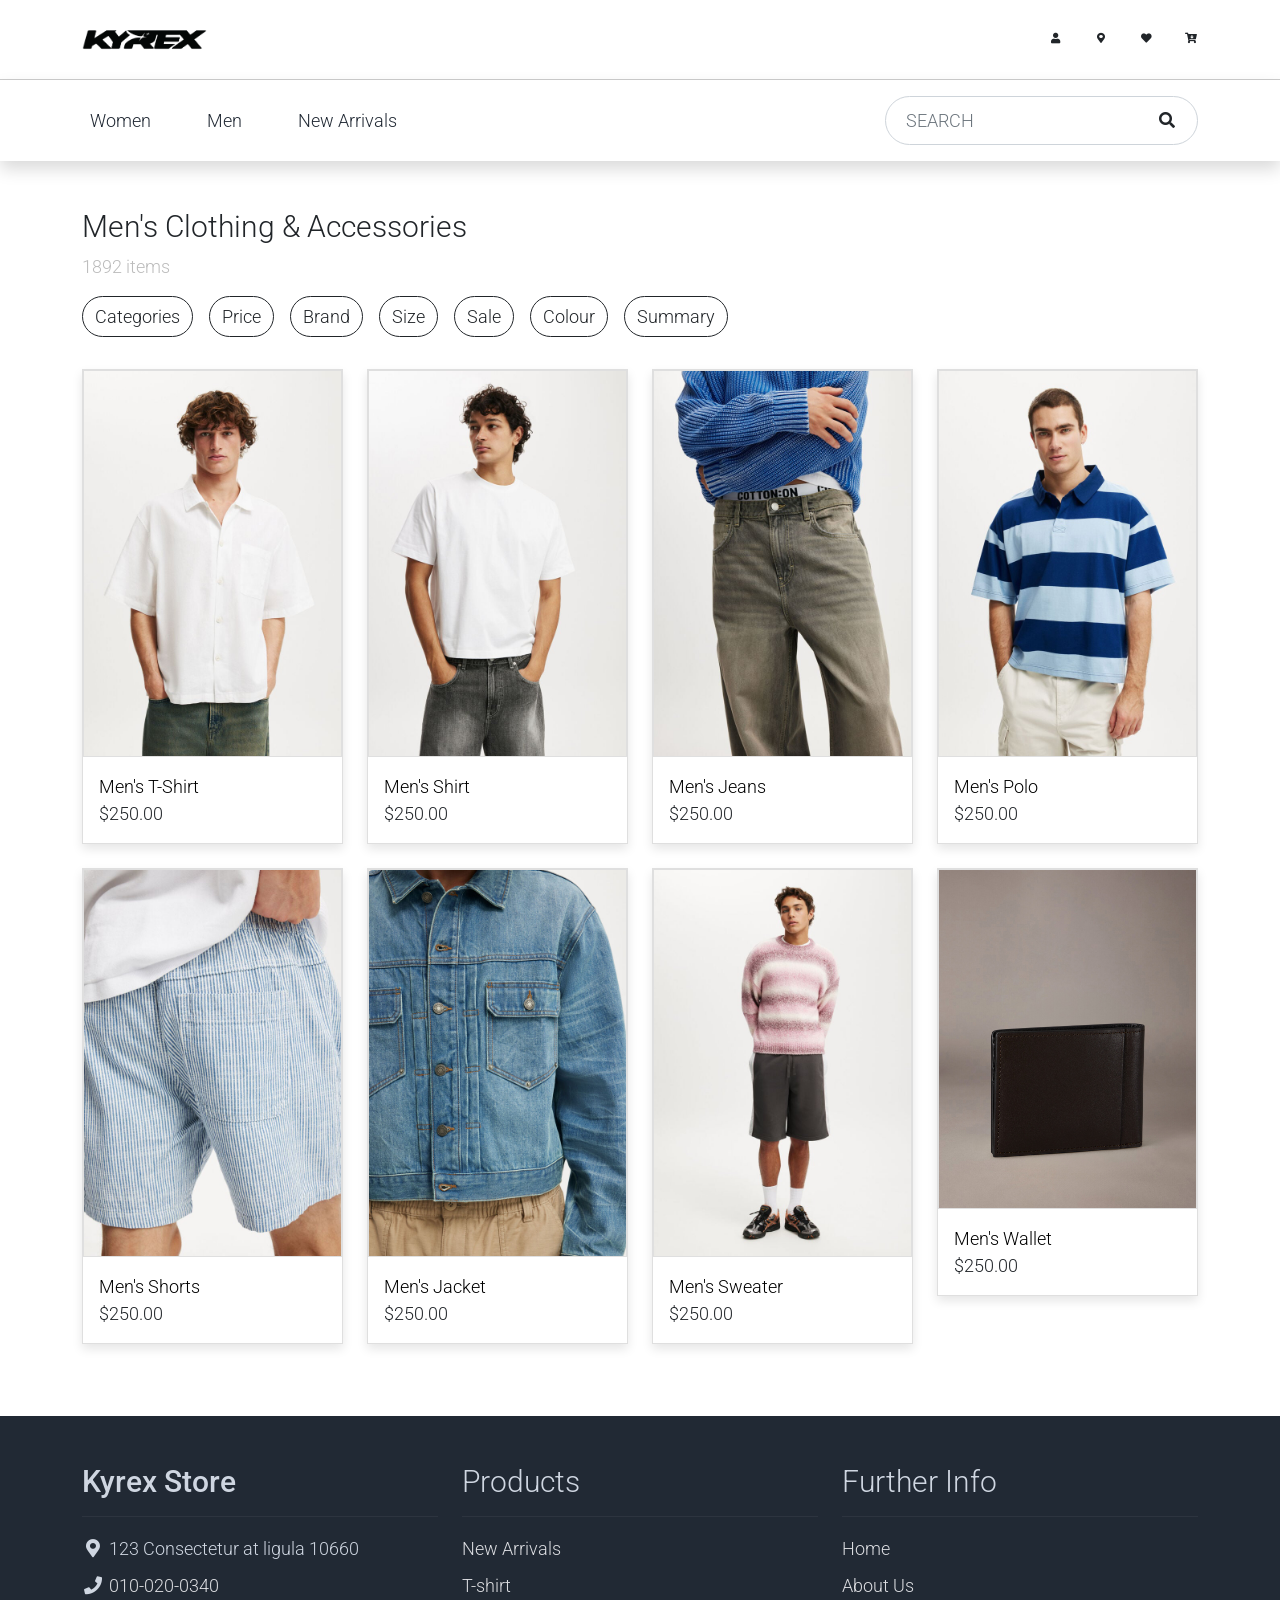
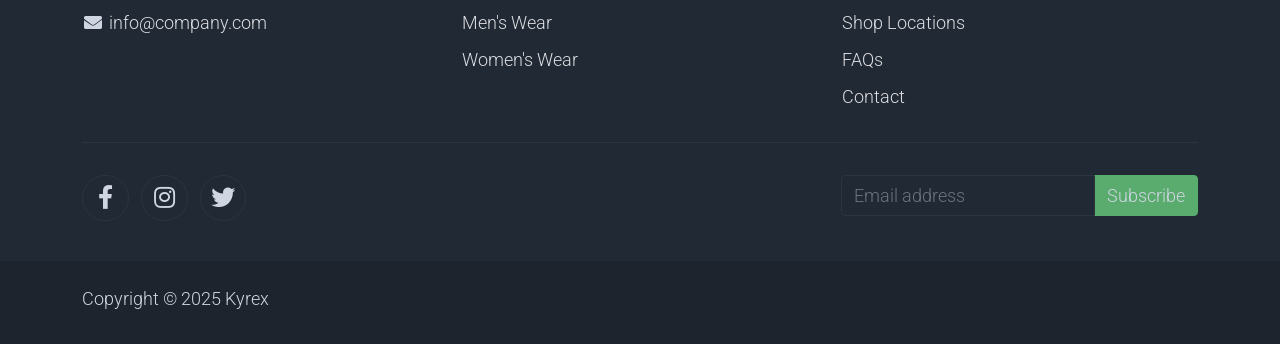
<file: catalog-men.html>
<!DOCTYPE html>
<html lang="en">

<head>
    <title>Kyrex | Men's Catalog</title>
    <meta charset="utf-8">
    <meta name="viewport" content="width=device-width, initial-scale=1">

    <link rel="apple-touch-icon" href="assets/img/apple-icon.png">
    <link rel="shortcut icon" type="image/x-icon" href="images/kyrexicon.ico">

    <link rel="stylesheet" href="assets/css/bootstrap.min.css">
    <link rel="stylesheet" href="assets/css/templatemo.css">
    <link rel="stylesheet" href="assets/css/custom.css">

    <!-- Load fonts style after rendering the layout styles -->
    <link rel="stylesheet" href="https://fonts.googleapis.com/css2?family=Roboto:wght@100;200;300;400;500;700;900&display=swap">
    <link rel="stylesheet" href="assets/css/fontawesome.min.css">
</head>

<body>
    <!-- Start Top Nav -->
    <nav class="navbar navbar-expand-lg bg-white navbar-light d-none d-lg-block" id="templatemo_nav_top" style="border-bottom: 1px solid #ccc;">
        <div class="container">
            <div class="w-100 d-flex justify-content-between">
                <div>
                    <a class="navbar-brand" href="index.html">
                        <img src="images/KYREX LOGO.png" width="125px" alt="Kyrex Logo">
                    </a>
                </div>
                <div class="d-flex align-items-center">
                    <a class="nav-icon position-relative text-decoration-none px-3" href="login.html">
                        <i class="fa fa-fw fa-user text-dark"></i>
                    </a>
                    <a class="nav-icon position-relative text-decoration-none px-3" href="store-finder.html">
                        <i class="fa fa-fw fa-map-marker-alt text-dark"></i>
                    </a>
                    <a class="nav-icon position-relative text-decoration-none px-3" href="wishlist.html">
                        <i class="fa fa-fw fa-heart text-dark"></i>
                    </a>
                    <a class="nav-icon position-relative text-decoration-none ps-3" href="cart.html">
                        <i class="fa fa-fw fa-cart-arrow-down text-dark"></i>
                    </a>
                </div>
            </div>
        </div>
    </nav>
    <!-- Close Top Nav -->


    <!-- Header -->
    <nav class="navbar navbar-expand-lg navbar-light shadow" style="background: #fff;">
        <div class="container d-flex justify-content-between align-items-center">

            <a class="navbar-brand text-success logo h1 align-self-center d-lg-none" href="index.html">
                <img src="images/KYREX LOGO.png" width="125px">
            </a>

            <button class="navbar-toggler border-0" type="button" data-bs-toggle="collapse" data-bs-target="#templatemo_main_nav" aria-controls="navbarSupportedContent" aria-expanded="false" aria-label="Toggle navigation">
                <span class="navbar-toggler-icon"></span>
            </button>

            <div class="align-self-center collapse navbar-collapse flex-fill d-lg-flex justify-content-lg-between" id="templatemo_main_nav">
                <div class="flex-fill">
                    <ul class="nav navbar-nav d-flex justify-content-start mega-menu-container" style="gap: 2.5rem;">
                        <li class="nav-item dropdown">
                            <a class="nav-link dropdown-toggle" href="catalog-women.html" id="womenDropdown" role="button" data-bs-toggle="dropdown" aria-expanded="false">
                                Women
                            </a>
                            <div class="dropdown-menu mega-menu p-4" aria-labelledby="womenDropdown">
                                <div class="row">
                                    <div class="col-lg-3">
                                        <ul class="list-unstyled">
                                            <li><a class="dropdown-item fw-bold" href="catalog-women.html">SHOP ALL</a></li>
                                            <li><a class="dropdown-item fw-bold" href="catalog-women.html">NEW ARRIVALS</a></li>
                                            <li><a class="dropdown-item fw-bold" href="catalog-women.html">DEALS</a></li>
                                            <li><a class="dropdown-item fw-bold" href="catalog-women.html">SALE</a></li>
                                        </ul>
                                    </div>
                                    <div class="col-lg-3 border-start">
                                        <ul class="list-unstyled">
                                            <li><h6 class="dropdown-header fw-bold">Clothing</h6></li>
                                            <li><a class="dropdown-item" href="catalog-women.html">Tops</a></li>
                                            <li><a class="dropdown-item" href="catalog-women.html">Pants</a></li>
                                            <li><a class="dropdown-item" href="catalog-women.html">Dresses</a></li>
                                            <li><a class="dropdown-item" href="catalog-women.html">Jeans</a></li>
                                        </ul>
                                    </div>
                                    <div class="col-lg-3">
                                        <ul class="list-unstyled">
                                            <li><h6 class="dropdown-header fw-bold">Activewear</h6></li>
                                            <li><a class="dropdown-item" href="catalog-women.html">Crops & Bras</a></li>
                                            <li><a class="dropdown-item" href="catalog-women.html">Jackets</a></li>
                                        </ul>
                                    </div>
                                    <div class="col-lg-3">
                                        <ul class="list-unstyled">
                                            <li><h6 class="dropdown-header fw-bold">Accessories</h6></li>
                                            <li><a class="dropdown-item" href="catalog-women.html">Bags</a></li>
                                            <li><a class="dropdown-item" href="catalog-women.html">Sunglasses</a></li>
                                            <li><a class="dropdown-item" href="catalog-women.html">Socks</a></li>
                                        </ul>
                                    </div>
                                </div>
                            </div>
                        </li>
                        <li class="nav-item dropdown">
                            <a class="nav-link dropdown-toggle" href="catalog-men.html" id="menDropdown" role="button" data-bs-toggle="dropdown" aria-expanded="false">
                                Men
                            </a>
                            <div class="dropdown-menu mega-menu p-4" aria-labelledby="menDropdown">
                                <div class="row">
                                    <div class="col-lg-3">
                                        <ul class="list-unstyled">
                                            <li><a class="dropdown-item fw-bold" href="catalog-men.html">SHOP ALL</a></li>
                                            <li><a class="dropdown-item fw-bold" href="catalog-men.html">NEW ARRIVALS</a></li>
                                            <li><a class="dropdown-item fw-bold" href="catalog-men.html">DEALS</a></li>
                                            <li><a class="dropdown-item fw-bold" href="catalog-men.html">SALE</a></li>
                                        </ul>
                                    </div>
                                    <div class="col-lg-3 border-start">
                                        <ul class="list-unstyled">
                                            <li><h6 class="dropdown-header fw-bold">Clothing</h6></li>
                                            <li><a class="dropdown-item" href="catalog-men.html">Shirts</a></li>
                                            <li><a class="dropdown-item" href="catalog-men.html">Pants</a></li>
                                            <li><a class="dropdown-item" href="catalog-men.html">Shorts</a></li>
                                            <li><a class="dropdown-item" href="catalog-men.html">Jeans</a></li>
                                        </ul>
                                    </div>
                                    <div class="col-lg-3">
                                        <ul class="list-unstyled">
                                            <li><h6 class="dropdown-header fw-bold">Activewear</h6></li>
                                            <li><a class="dropdown-item" href="catalog-men.html">Tees</a></li>
                                            <li><a class="dropdown-item" href="catalog-men.html">Jackets</a></li>
                                        </ul>
                                    </div>
                                    <div class="col-lg-3">
                                        <ul class="list-unstyled">
                                            <li><h6 class="dropdown-header fw-bold">Accessories</h6></li>
                                            <li><a class="dropdown-item" href="catalog-men.html">Hats</a></li>
                                            <li><a class="dropdown-item" href="catalog-men.html">Belts</a></li>
                                            <li><a class="dropdown-item" href="catalog-men.html">Wallets</a></li>
                                        </ul>
                                    </div>
                                </div>
                            </div>
                        </li>
                        <li class="nav-item">
                            <a class="nav-link" href="catalog-new.html">New Arrivals</a>
                        </li>
                    </ul>
                </div>
                <div class="navbar align-self-center d-flex">
                    <form action="" method="get" class="d-flex search-bar">
                        <div class="input-group">
                            <input type="text" class="form-control" placeholder="SEARCH">
                            <button type="submit" class="input-group-text">
                                <i class="fa fa-fw fa-search"></i>
                            </button>
                        </div>
                    </form>
                </div>
            </div>

        </div>
    </nav>
    <!-- Close Header -->
    
    <!-- Start Content -->
    <div class="container py-5">
        <div class="row">
            <div class="col-lg-12">
                <h1 class="h2">Men's Clothing & Accessories</h1>
                <p class="text-muted">1892 items</p>
                
                <div class="d-flex flex-wrap align-items-center mb-4 filter-bar">
                    <div class="dropdown me-3 mb-2">
                        <a class="btn btn-outline-dark dropdown-toggle" href="#" role="button" id="categoriesDropdown" data-bs-toggle="dropdown" aria-expanded="false">
                            Categories
                        </a>
                        <ul class="dropdown-menu" aria-labelledby="categoriesDropdown">
                            <li><a class="dropdown-item" href="#">Shirts</a></li>
                            <li><a class="dropdown-item" href="#">Pants</a></li>
                            <li><a class="dropdown-item" href="#">Shorts</a></li>
                        </ul>
                    </div>
                    <div class="dropdown me-3 mb-2">
                        <a class="btn btn-outline-dark dropdown-toggle" href="#" role="button" id="priceDropdown" data-bs-toggle="dropdown" aria-expanded="false">
                            Price
                        </a>
                        <ul class="dropdown-menu" aria-labelledby="priceDropdown">
                            <li><a class="dropdown-item" href="#">Under $50</a></li>
                            <li><a class="dropdown-item" href="#">$50 - $100</a></li>
                            <li><a class="dropdown-item" href="#">$100+</a></li>
                        </ul>
                    </div>
                    <div class="dropdown me-3 mb-2">
                        <a class="btn btn-outline-dark dropdown-toggle" href="#" role="button" id="brandDropdown" data-bs-toggle="dropdown" aria-expanded="false">
                            Brand
                        </a>
                        <ul class="dropdown-menu" aria-labelledby="brandDropdown">
                            <li><a class="dropdown-item" href="#">Brand A</a></li>
                            <li><a class="dropdown-item" href="#">Brand B</a></li>
                        </ul>
                    </div>
                    <div class="dropdown me-3 mb-2">
                        <a class="btn btn-outline-dark dropdown-toggle" href="#" role="button" id="sizeDropdown" data-bs-toggle="dropdown" aria-expanded="false">
                            Size
                        </a>
                        <ul class="dropdown-menu" aria-labelledby="sizeDropdown">
                            <li><a class="dropdown-item" href="#">S</a></li>
                            <li><a class="dropdown-item" href="#">M</a></li>
                            <li><a class="dropdown-item" href="#">L</a></li>
                            <li><a class="dropdown-item" href="#">XL</a></li>
                            <li><a class="dropdown-item" href="#">XXL</a></li>
                        </ul>
                    </div>
                    <div class="dropdown me-3 mb-2">
                        <a class="btn btn-outline-dark dropdown-toggle" href="#" role="button" id="saleDropdown" data-bs-toggle="dropdown" aria-expanded="false">
                            Sale
                        </a>
                        <ul class="dropdown-menu" aria-labelledby="saleDropdown">
                            <li><a class="dropdown-item" href="#">On Sale</a></li>
                            <li><a class="dropdown-item" href="#">Not on Sale</a></li>
                        </ul>
                    </div>
                    <div class="dropdown me-3 mb-2">
                        <a class="btn btn-outline-dark dropdown-toggle" href="#" role="button" id="colorDropdown" data-bs-toggle="dropdown" aria-expanded="false">
                            Colour
                        </a>
                        <ul class="dropdown-menu" aria-labelledby="colorDropdown">
                            <li><a class="dropdown-item" href="#">Black</a></li>
                            <li><a class="dropdown-item" href="#">Blue</a></li>
                            <li><a class="dropdown-item" href="#">Gray</a></li>
                        </ul>
                    </div>
                     <div class="dropdown me-3 mb-2">
                        <a class="btn btn-outline-dark" href="fashion.xml">Summary</a>
                    </div>
                </div>

                <div class="row">
                    <!-- Products -->
                    <div class="col-md-3">
                        <div class="card mb-4 product-wap rounded-0">
                            <div class="card rounded-0">
                                <a href="product-detail.html?id=active-t-shirt-01"><img class="card-img rounded-0 img-fluid" src="assets/img/img1.jpg"></a>
                                <div class="card-img-overlay rounded-0 product-overlay d-flex align-items-center justify-content-center">
                                    <ul class="list-unstyled">
                                        <li><a class="btn btn-success text-white" href="product-detail.html?id=active-t-shirt-01"><i class="far fa-heart"></i></a></li>
                                        <li><a class="btn btn-success text-white mt-2" href="product-detail.html?id=active-t-shirt-01"><i class="far fa-eye"></i></a></li>
                                        <li><a class="btn btn-success text-white mt-2" href="product-detail.html?id=active-t-shirt-01"><i class="fas fa-cart-plus"></i></a></li>
                                    </ul>
                                </div>
                            </div>
                            <div class="card-body">
                                <a href="product-detail.html?id=active-t-shirt-01" class="h3 text-decoration-none">Men's T-Shirt</a>
                                <ul class="w-100 list-unstyled d-flex justify-content-between mb-0">
                                    <li>$250.00</li>
                                </ul>
                            </div>
                        </div>
                    </div>
                    <div class="col-md-3">
                        <div class="card mb-4 product-wap rounded-0">
                            <div class="card rounded-0">
                                <a href="product-detail.html?id=active-t-shirt-01"><img class="card-img rounded-0 img-fluid" src="assets/img/img2.jpg"></a>
                                <div class="card-img-overlay rounded-0 product-overlay d-flex align-items-center justify-content-center">
                                    <ul class="list-unstyled">
                                        <li><a class="btn btn-success text-white" href="product-detail.html?id=active-t-shirt-01"><i class="far fa-heart"></i></a></li>
                                        <li><a class="btn btn-success text-white mt-2" href="product-detail.html?id=active-t-shirt-01"><i class="far fa-eye"></i></a></li>
                                        <li><a class="btn btn-success text-white mt-2" href="product-detail.html?id=active-t-shirt-01"><i class="fas fa-cart-plus"></i></a></li>
                                    </ul>
                                </div>
                            </div>
                            <div class="card-body">
                                <a href="product-detail.html?id=active-t-shirt-01" class="h3 text-decoration-none">Men's Shirt</a>
                                <ul class="w-100 list-unstyled d-flex justify-content-between mb-0">
                                    <li>$250.00</li>
                                </ul>
                            </div>
                        </div>
                    </div>
                    <div class="col-md-3">
                        <div class="card mb-4 product-wap rounded-0">
                            <div class="card rounded-0">
                                <a href="product-detail.html?id=active-t-shirt-01"><img class="card-img rounded-0 img-fluid" src="assets/img/img3.jpg"></a>
                                <div class="card-img-overlay rounded-0 product-overlay d-flex align-items-center justify-content-center">
                                    <ul class="list-unstyled">
                                        <li><a class="btn btn-success text-white" href="product-detail.html?id=active-t-shirt-01"><i class="far fa-heart"></i></a></li>
                                        <li><a class="btn btn-success text-white mt-2" href="product-detail.html?id=active-t-shirt-01"><i class="far fa-eye"></i></a></li>
                                        <li><a class="btn btn-success text-white mt-2" href="product-detail.html?id=active-t-shirt-01"><i class="fas fa-cart-plus"></i></a></li>
                                    </ul>
                                </div>
                            </div>
                            <div class="card-body">
                                <a href="product-detail.html?id=active-t-shirt-01" class="h3 text-decoration-none">Men's Jeans</a>
                                <ul class="w-100 list-unstyled d-flex justify-content-between mb-0">
                                    <li>$250.00</li>
                                </ul>
                            </div>
                        </div>
                    </div>
                    <div class="col-md-3">
                        <div class="card mb-4 product-wap rounded-0">
                            <div class="card rounded-0">
                                <a href="product-detail.html?id=active-t-shirt-01"><img class="card-img rounded-0 img-fluid" src="assets/img/img4.jpg"></a>
                                <div class="card-img-overlay rounded-0 product-overlay d-flex align-items-center justify-content-center">
                                    <ul class="list-unstyled">
                                        <li><a class="btn btn-success text-white" href="product-detail.html?id=active-t-shirt-01"><i class="far fa-heart"></i></a></li>
                                        <li><a class="btn btn-success text-white mt-2" href="product-detail.html?id=active-t-shirt-01"><i class="far fa-eye"></i></a></li>
                                        <li><a class="btn btn-success text-white mt-2" href="product-detail.html?id=active-t-shirt-01"><i class="fas fa-cart-plus"></i></a></li>
                                    </ul>
                                </div>
                            </div>
                            <div class="card-body">
                                <a href="product-detail.html?id=active-t-shirt-01" class="h3 text-decoration-none">Men's Polo</a>
                                <ul class="w-100 list-unstyled d-flex justify-content-between mb-0">
                                    <li>$250.00</li>
                                </ul>
                            </div>
                        </div>
                    </div>
                    <div class="col-md-3">
                        <div class="card mb-4 product-wap rounded-0">
                            <div class="card rounded-0">
                                <a href="product-detail.html?id=active-t-shirt-01"><img class="card-img rounded-0 img-fluid" src="assets/img/img5.jpg"></a>
                                <div class="card-img-overlay rounded-0 product-overlay d-flex align-items-center justify-content-center">
                                    <ul class="list-unstyled">
                                        <li><a class="btn btn-success text-white" href="product-detail.html?id=active-t-shirt-01"><i class="far fa-heart"></i></a></li>
                                        <li><a class="btn btn-success text-white mt-2" href="product-detail.html?id=active-t-shirt-01"><i class="far fa-eye"></i></a></li>
                                        <li><a class="btn btn-success text-white mt-2" href="product-detail.html?id=active-t-shirt-01"><i class="fas fa-cart-plus"></i></a></li>
                                    </ul>
                                </div>
                            </div>
                            <div class="card-body">
                                <a href="product-detail.html?id=active-t-shirt-01" class="h3 text-decoration-none">Men's Shorts</a>
                                <ul class="w-100 list-unstyled d-flex justify-content-between mb-0">
                                    <li>$250.00</li>
                                </ul>
                            </div>
                        </div>
                    </div>
                    <div class="col-md-3">
                        <div class="card mb-4 product-wap rounded-0">
                            <div class="card rounded-0">
                                <a href="product-detail.html?id=active-t-shirt-01"><img class="card-img rounded-0 img-fluid" src="assets/img/img6.jpg"></a>
                                <div class="card-img-overlay rounded-0 product-overlay d-flex align-items-center justify-content-center">
                                    <ul class="list-unstyled">
                                        <li><a class="btn btn-success text-white" href="product-detail.html?id=active-t-shirt-01"><i class="far fa-heart"></i></a></li>
                                        <li><a class="btn btn-success text-white mt-2" href="product-detail.html?id=active-t-shirt-01"><i class="far fa-eye"></i></a></li>
                                        <li><a class="btn btn-success text-white mt-2" href="product-detail.html?id=active-t-shirt-01"><i class="fas fa-cart-plus"></i></a></li>
                                    </ul>
                                </div>
                            </div>
                            <div class="card-body">
                                <a href="product-detail.html?id=active-t-shirt-01" class="h3 text-decoration-none">Men's Jacket</a>
                                <ul class="w-100 list-unstyled d-flex justify-content-between mb-0">
                                    <li>$250.00</li>
                                </ul>
                            </div>
                        </div>
                    </div>
                    <div class="col-md-3">
                        <div class="card mb-4 product-wap rounded-0">
                            <div class="card rounded-0">
                                <a href="product-detail.html?id=active-t-shirt-01"><img class="card-img rounded-0 img-fluid" src="assets/img/img7.jpg"></a>
                                <div class="card-img-overlay rounded-0 product-overlay d-flex align-items-center justify-content-center">
                                    <ul class="list-unstyled">
                                        <li><a class="btn btn-success text-white" href="product-detail.html?id=active-t-shirt-01"><i class="far fa-heart"></i></a></li>
                                        <li><a class="btn btn-success text-white mt-2" href="product-detail.html?id=active-t-shirt-01"><i class="far fa-eye"></i></a></li>
                                        <li><a class="btn btn-success text-white mt-2" href="product-detail.html?id=active-t-shirt-01"><i class="fas fa-cart-plus"></i></a></li>
                                    </ul>
                                </div>
                            </div>
                            <div class="card-body">
                                <a href="product-detail.html?id=active-t-shirt-01" class="h3 text-decoration-none">Men's Sweater</a>
                                <ul class="w-100 list-unstyled d-flex justify-content-between mb-0">
                                    <li>$250.00</li>
                                </ul>
                            </div>
                        </div>
                    </div>
                    <div class="col-md-3">
                        <div class="card mb-4 product-wap rounded-0">
                            <div class="card rounded-0">
                                <a href="product-detail.html?id=active-t-shirt-01"><img class="card-img rounded-0 img-fluid" src="assets/img/img8.jpg"></a>
                                <div class="card-img-overlay rounded-0 product-overlay d-flex align-items-center justify-content-center">
                                    <ul class="list-unstyled">
                                        <li><a class="btn btn-success text-white" href="product-detail.html?id=active-t-shirt-01"><i class="far fa-heart"></i></a></li>
                                        <li><a class="btn btn-success text-white mt-2" href="product-detail.html?id=active-t-shirt-01"><i class="far fa-eye"></i></a></li>
                                        <li><a class="btn btn-success text-white mt-2" href="product-detail.html?id=active-t-shirt-01"><i class="fas fa-cart-plus"></i></a></li>
                                    </ul>
                                </div>
                            </div>
                            <div class="card-body">
                                <a href="product-detail.html?id=active-t-shirt-01" class="h3 text-decoration-none">Men's Wallet</a>
                                <ul class="w-100 list-unstyled d-flex justify-content-between mb-0">
                                    <li>$250.00</li>
                                </ul>
                            </div>
                        </div>
                    </div>
                </div>
            </div>
        </div>
    </div>
    <!-- End Content -->

    <!-- Start Footer -->
    <footer class="bg-dark" id="tempaltemo_footer">
        <div class="container">
            <div class="row">

                <div class="col-md-4 pt-5">
                    <h2 class="h2 text-light border-bottom pb-3 border-light logo">Kyrex Store</h2>
                    <ul class="list-unstyled text-light footer-link-list">
                        <li>
                            <i class="fas fa-map-marker-alt fa-fw"></i>
                            123 Consectetur at ligula 10660
                        </li>
                        <li>
                            <i class="fa fa-phone fa-fw"></i>
                            <a class="text-decoration-none" href="tel:010-020-0340">010-020-0340</a>
                        </li>
                        <li>
                            <i class="fa fa-envelope fa-fw"></i>
                            <a class="text-decoration-none" href="mailto:info@company.com">info@company.com</a>
                        </li>
                    </ul>
                </div>

                <div class="col-md-4 pt-5">
                    <h2 class="h2 text-light border-bottom pb-3 border-light">Products</h2>
                    <ul class="list-unstyled text-light footer-link-list">
                        <li><a class="text-decoration-none" href="catalog-new.html">New Arrivals</a></li>
                        <li><a class="text-decoration-none" href="#">T-shirt</a></li>
                        <li><a class="text-decoration-none" href="catalog-men.html">Men's Wear</a></li>
                        <li><a class="text-decoration-none" href="catalog-women.html">Women's Wear</a></li>
                    </ul>
                </div>

                <div class="col-md-4 pt-5">
                    <h2 class="h2 text-light border-bottom pb-3 border-light">Further Info</h2>
                    <ul class="list-unstyled text-light footer-link-list">
                        <li><a class="text-decoration-none" href="index.html">Home</a></li>
                        <li><a class="text-decoration-none" href="about.html">About Us</a></li>
                        <li><a class="text-decoration-none" href="store-finder.html">Shop Locations</a></li>
                        <li><a class="text-decoration-none" href="#">FAQs</a></li>
                        <li><a class="text-decoration-none" href="contact.html">Contact</a></li>
                    </ul>
                </div>

            </div>

            <div class="row text-light mb-4">
                <div class="col-12 mb-3">
                    <div class="w-100 my-3 border-top border-light"></div>
                </div>
                <div class="col-auto me-auto">
                    <ul class="list-inline text-left footer-icons">
                        <li class="list-inline-item border border-light rounded-circle text-center">
                            <a class="text-light text-decoration-none" target="_blank" href="http://facebook.com/"><i class="fab fa-facebook-f fa-lg fa-fw"></i></a>
                        </li>
                        <li class="list-inline-item border border-light rounded-circle text-center">
                            <a class="text-light text-decoration-none" target="_blank" href="https://www.instagram.com/"><i class="fab fa-instagram fa-lg fa-fw"></i></a>
                        </li>
                        <li class="list-inline-item border border-light rounded-circle text-center">
                            <a class="text-light text-decoration-none" target="_blank" href="https://twitter.com/"><i class="fab fa-twitter fa-lg fa-fw"></i></a>
                        </li>
                    </ul>
                </div>
                <div class="col-auto">
                    <label class="sr-only" for="subscribeEmail">Email address</label>
                    <div class="input-group mb-2">
                        <input type="text" class="form-control bg-dark border-light" id="subscribeEmail" placeholder="Email address">
                        <div class="input-group-text btn-success text-light">Subscribe</div>
                    </div>
                </div>
            </div>
        </div>

        <div class="w-100 bg-black py-3">
            <div class="container">
                <div class="row pt-2">
                    <div class="col-12">
                        <p class="text-left text-light">
                            Copyright &copy; 2025 Kyrex
                        </p>
                    </div>
                </div>
            </div>
        </div>

    </footer>
    <!-- End Footer -->

    <!-- Start Script -->
    <script src="assets/js/jquery-1.11.0.min.js"></script>
    <script src="assets/js/jquery-migrate-1.2.1.min.js"></script>
    <script src="assets/js/bootstrap.bundle.min.js"></script>
    <script src="assets/js/templatemo.js"></script>
    <script src="assets/js/custom.js"></script>
    <!-- End Script -->
</body>

</html>
</file>
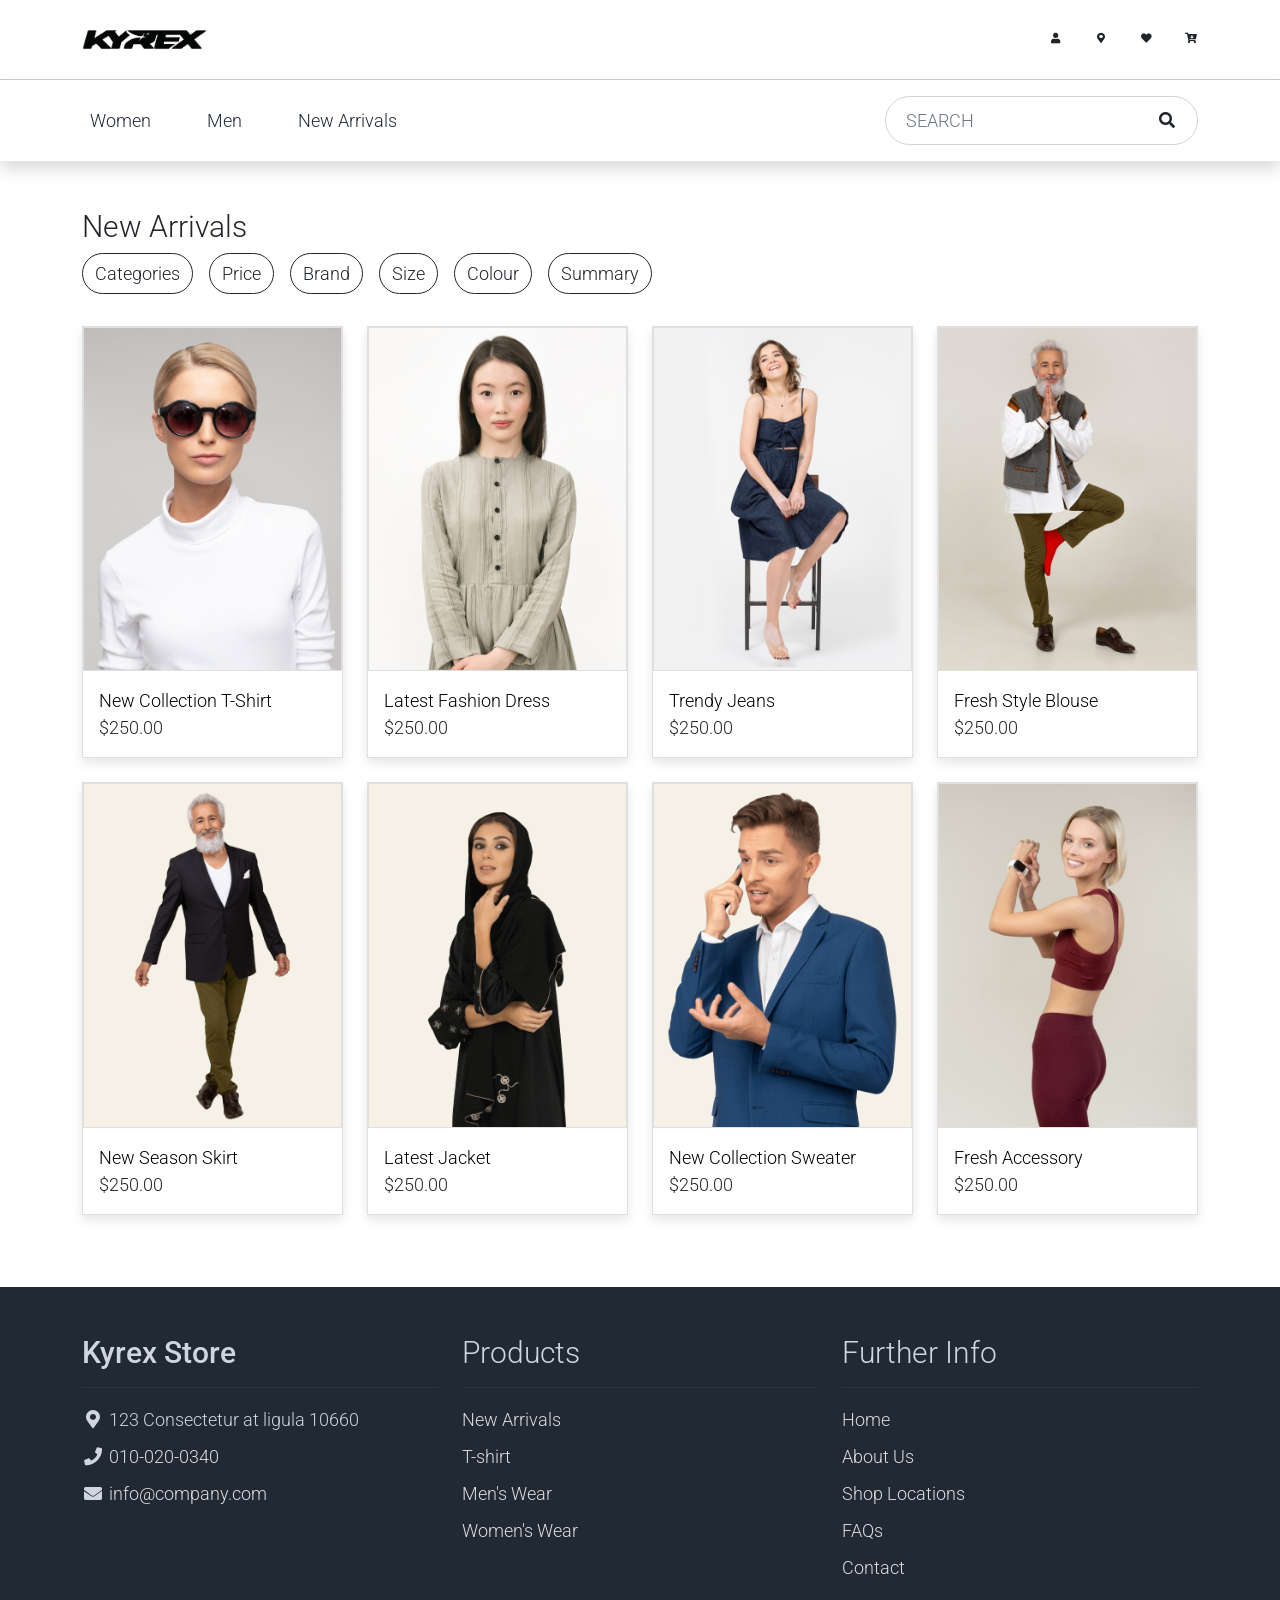
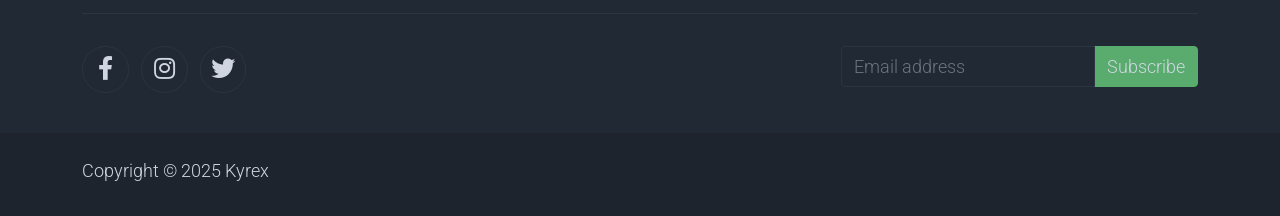
<file: catalog-new.html>
<!DOCTYPE html>
<html lang="en">

<head>
    <title>Kyrex | New Arrivals</title>
    <meta charset="utf-8">
    <meta name="viewport" content="width=device-width, initial-scale=1">

    <link rel="apple-touch-icon" href="assets/img/apple-icon.png">
    <link rel="shortcut icon" type="image/x-icon" href="images/kyrexicon.ico">

    <link rel="stylesheet" href="assets/css/bootstrap.min.css">
    <link rel="stylesheet" href="assets/css/templatemo.css">
    <link rel="stylesheet" href="assets/css/custom.css">

    <!-- Load fonts style after rendering the layout styles -->
    <link rel="stylesheet" href="https://fonts.googleapis.com/css2?family=Roboto:wght@100;200;300;400;500;700;900&display=swap">
    <link rel="stylesheet" href="assets/css/fontawesome.min.css">
</head>

<body>
    <!-- Start Top Nav -->
    <nav class="navbar navbar-expand-lg bg-white navbar-light d-none d-lg-block" id="templatemo_nav_top" style="border-bottom: 1px solid #ccc;">
        <div class="container">
            <div class="w-100 d-flex justify-content-between">
                <div>
                    <a class="navbar-brand" href="index.html">
                        <img src="images/KYREX LOGO.png" width="125px" alt="Kyrex Logo">
                    </a>
                </div>
                <div class="d-flex align-items-center">
                    <a class="nav-icon position-relative text-decoration-none px-3" href="login.html">
                        <i class="fa fa-fw fa-user text-dark"></i>
                    </a>
                    <a class="nav-icon position-relative text-decoration-none px-3" href="store-finder.html">
                        <i class="fa fa-fw fa-map-marker-alt text-dark"></i>
                    </a>
                    <a class="nav-icon position-relative text-decoration-none px-3" href="wishlist.html">
                        <i class="fa fa-fw fa-heart text-dark"></i>
                    </a>
                    <a class="nav-icon position-relative text-decoration-none ps-3" href="cart.html">
                        <i class="fa fa-fw fa-cart-arrow-down text-dark"></i>
                    </a>
                </div>
            </div>
        </div>
    </nav>
    <!-- Close Top Nav -->


    <!-- Header -->
    <nav class="navbar navbar-expand-lg navbar-light shadow" style="background: #fff;">
        <div class="container d-flex justify-content-between align-items-center">

            <a class="navbar-brand text-success logo h1 align-self-center d-lg-none" href="index.html">
                <img src="images/KYREX LOGO.png" width="125px">
            </a>

            <button class="navbar-toggler border-0" type="button" data-bs-toggle="collapse" data-bs-target="#templatemo_main_nav" aria-controls="navbarSupportedContent" aria-expanded="false" aria-label="Toggle navigation">
                <span class="navbar-toggler-icon"></span>
            </button>

            <div class="align-self-center collapse navbar-collapse flex-fill d-lg-flex justify-content-lg-between" id="templatemo_main_nav">
                <div class="flex-fill">
                    <ul class="nav navbar-nav d-flex justify-content-start mega-menu-container" style="gap: 2.5rem;">
                        <li class="nav-item dropdown">
                            <a class="nav-link dropdown-toggle" href="catalog-women.html" id="womenDropdown" role="button" data-bs-toggle="dropdown" aria-expanded="false">
                                Women
                            </a>
                            <div class="dropdown-menu mega-menu p-4" aria-labelledby="womenDropdown">
                                <div class="row">
                                    <div class="col-lg-3">
                                        <ul class="list-unstyled">
                                            <li><a class="dropdown-item fw-bold" href="catalog-women.html">SHOP ALL</a></li>
                                            <li><a class="dropdown-item fw-bold" href="catalog-women.html">NEW ARRIVALS</a></li>
                                            <li><a class="dropdown-item fw-bold" href="catalog-women.html">DEALS</a></li>
                                            <li><a class="dropdown-item fw-bold" href="catalog-women.html">SALE</a></li>
                                        </ul>
                                    </div>
                                    <div class="col-lg-3 border-start">
                                        <ul class="list-unstyled">
                                            <li><h6 class="dropdown-header fw-bold">Clothing</h6></li>
                                            <li><a class="dropdown-item" href="catalog-women.html">Tops</a></li>
                                            <li><a class="dropdown-item" href="catalog-women.html">Pants</a></li>
                                            <li><a class="dropdown-item" href="catalog-women.html">Dresses</a></li>
                                            <li><a class="dropdown-item" href="catalog-women.html">Jeans</a></li>
                                        </ul>
                                    </div>
                                    <div class="col-lg-3">
                                        <ul class="list-unstyled">
                                            <li><h6 class="dropdown-header fw-bold">Activewear</h6></li>
                                            <li><a class="dropdown-item" href="catalog-women.html">Crops & Bras</a></li>
                                            <li><a class="dropdown-item" href="catalog-women.html">Jackets</a></li>
                                        </ul>
                                    </div>
                                    <div class="col-lg-3">
                                        <ul class="list-unstyled">
                                            <li><h6 class="dropdown-header fw-bold">Accessories</h6></li>
                                            <li><a class="dropdown-item" href="catalog-women.html">Bags</a></li>
                                            <li><a class="dropdown-item" href="catalog-women.html">Sunglasses</a></li>
                                            <li><a class="dropdown-item" href="catalog-women.html">Socks</a></li>
                                        </ul>
                                    </div>
                                </div>
                            </div>
                        </li>
                        <li class="nav-item dropdown">
                            <a class="nav-link dropdown-toggle" href="catalog-men.html" id="menDropdown" role="button" data-bs-toggle="dropdown" aria-expanded="false">
                                Men
                            </a>
                            <div class="dropdown-menu mega-menu p-4" aria-labelledby="menDropdown">
                                <div class="row">
                                    <div class="col-lg-3">
                                        <ul class="list-unstyled">
                                            <li><a class="dropdown-item fw-bold" href="catalog-men.html">SHOP ALL</a></li>
                                            <li><a class="dropdown-item fw-bold" href="catalog-men.html">NEW ARRIVALS</a></li>
                                            <li><a class="dropdown-item fw-bold" href="catalog-men.html">DEALS</a></li>
                                            <li><a class="dropdown-item fw-bold" href="catalog-men.html">SALE</a></li>
                                        </ul>
                                    </div>
                                    <div class="col-lg-3 border-start">
                                        <ul class="list-unstyled">
                                            <li><h6 class="dropdown-header fw-bold">Clothing</h6></li>
                                            <li><a class="dropdown-item" href="catalog-men.html">Shirts</a></li>
                                            <li><a class="dropdown-item" href="catalog-men.html">Pants</a></li>
                                            <li><a class="dropdown-item" href="catalog-men.html">Shorts</a></li>
                                            <li><a class="dropdown-item" href="catalog-men.html">Jeans</a></li>
                                        </ul>
                                    </div>
                                    <div class="col-lg-3">
                                        <ul class="list-unstyled">
                                            <li><h6 class="dropdown-header fw-bold">Activewear</h6></li>
                                            <li><a class="dropdown-item" href="catalog-men.html">Tees</a></li>
                                            <li><a class="dropdown-item" href="catalog-men.html">Jackets</a></li>
                                        </ul>
                                    </div>
                                    <div class="col-lg-3">
                                        <ul class="list-unstyled">
                                            <li><h6 class="dropdown-header fw-bold">Accessories</h6></li>
                                            <li><a class="dropdown-item" href="catalog-men.html">Hats</a></li>
                                            <li><a class="dropdown-item" href="catalog-men.html">Belts</a></li>
                                            <li><a class="dropdown-item" href="catalog-men.html">Wallets</a></li>
                                        </ul>
                                    </div>
                                </div>
                            </div>
                        </li>
                        <li class="nav-item">
                            <a class="nav-link" href="catalog-new.html">New Arrivals</a>
                        </li>
                    </ul>
                </div>
                <div class="navbar align-self-center d-flex">
                    <form action="" method="get" class="d-flex search-bar">
                        <div class="input-group">
                            <input type="text" class="form-control" placeholder="SEARCH">
                            <button type="submit" class="input-group-text">
                                <i class="fa fa-fw fa-search"></i>
                            </button>
                        </div>
                    </form>
                </div>
            </div>

        </div>
    </nav>
    <!-- Close Header -->
    
    <!-- Start Content -->
    <div class="container py-5">
        <div class="row">
            <div class="col-lg-12">
                <h1 class="h2">New Arrivals</h1>
                
                <div class="d-flex flex-wrap align-items-center mb-4 filter-bar">
                    <div class="dropdown me-3 mb-2">
                        <a class="btn btn-outline-dark dropdown-toggle" href="#" role="button" id="categoriesDropdown" data-bs-toggle="dropdown" aria-expanded="false">
                            Categories
                        </a>
                        <ul class="dropdown-menu" aria-labelledby="categoriesDropdown">
                            <li><a class="dropdown-item" href="#">All New</a></li>
                            <li><a class="dropdown-item" href="#">Women's New</a></li>
                            <li><a class="dropdown-item" href="#">Men's New</a></li>
                        </ul>
                    </div>
                    <div class="dropdown me-3 mb-2">
                        <a class="btn btn-outline-dark dropdown-toggle" href="#" role="button" id="priceDropdown" data-bs-toggle="dropdown" aria-expanded="false">
                            Price
                        </a>
                        <ul class="dropdown-menu" aria-labelledby="priceDropdown">
                            <li><a class="dropdown-item" href="#">Under $50</a></li>
                            <li><a class="dropdown-item" href="#">$50 - $100</a></li>
                            <li><a class="dropdown-item" href="#">$100+</a></li>
                        </ul>
                    </div>
                    <div class="dropdown me-3 mb-2">
                        <a class="btn btn-outline-dark dropdown-toggle" href="#" role="button" id="brandDropdown" data-bs-toggle="dropdown" aria-expanded="false">
                            Brand
                        </a>
                        <ul class="dropdown-menu" aria-labelledby="brandDropdown">
                            <li><a class="dropdown-item" href="#">Brand A</a></li>
                            <li><a class="dropdown-item" href="#">Brand B</a></li>
                        </ul>
                    </div>
                    <div class="dropdown me-3 mb-2">
                        <a class="btn btn-outline-dark dropdown-toggle" href="#" role="button" id="sizeDropdown" data-bs-toggle="dropdown" aria-expanded="false">
                            Size
                        </a>
                        <ul class="dropdown-menu" aria-labelledby="sizeDropdown">
                            <li><a class="dropdown-item" href="#">XS</a></li>
                            <li><a class="dropdown-item" href="#">S</a></li>
                            <li><a class="dropdown-item" href="#">M</a></li>
                            <li><a class="dropdown-item" href="#">L</a></li>
                            <li><a class="dropdown-item" href="#">XL</a></li>
                        </ul>
                    </div>
                    <div class="dropdown me-3 mb-2">
                        <a class="btn btn-outline-dark dropdown-toggle" href="#" role="button" id="colorDropdown" data-bs-toggle="dropdown" aria-expanded="false">
                            Colour
                        </a>
                        <ul class="dropdown-menu" aria-labelledby="colorDropdown">
                            <li><a class="dropdown-item" href="#">Red</a></li>
                            <li><a class="dropdown-item" href="#">Blue</a></li>
                            <li><a class="dropdown-item" href="#">Green</a></li>
                        </ul>
                    </div>
                     <div class="dropdown me-3 mb-2">
                        <a class="btn btn-outline-dark" href="fashion.xml">Summary</a>
                    </div>
                </div>

                <div class="row">
                    <!-- Products -->
                    <div class="col-md-3">
                        <div class="card mb-4 product-wap rounded-0">
                            <div class="card rounded-0">
                                <a href="product-detail.html?id=active-t-shirt-01"><img class="card-img rounded-0 img-fluid" src="assets/img/shop_01.jpg"></a>
                                <div class="card-img-overlay rounded-0 product-overlay d-flex align-items-center justify-content-center">
                                    <ul class="list-unstyled">
                                        <li><a class="btn btn-success text-white" href="product-detail.html?id=active-t-shirt-01"><i class="far fa-heart"></i></a></li>
                                        <li><a class="btn btn-success text-white mt-2" href="product-detail.html?id=active-t-shirt-01"><i class="far fa-eye"></i></a></li>
                                        <li><a class="btn btn-success text-white mt-2" href="product-detail.html?id=active-t-shirt-01"><i class="fas fa-cart-plus"></i></a></li>
                                    </ul>
                                </div>
                            </div>
                            <div class="card-body">
                                <a href="product-detail.html?id=active-t-shirt-01" class="h3 text-decoration-none">New Collection T-Shirt</a>
                                <ul class="w-100 list-unstyled d-flex justify-content-between mb-0">
                                    <li>$250.00</li>
                                </ul>
                            </div>
                        </div>
                    </div>
                    <div class="col-md-3">
                        <div class="card mb-4 product-wap rounded-0">
                            <div class="card rounded-0">
                                <a href="product-detail.html?id=active-t-shirt-01"><img class="card-img rounded-0 img-fluid" src="assets/img/shop_02.jpg"></a>
                                <div class="card-img-overlay rounded-0 product-overlay d-flex align-items-center justify-content-center">
                                    <ul class="list-unstyled">
                                        <li><a class="btn btn-success text-white" href="product-detail.html?id=active-t-shirt-01"><i class="far fa-heart"></i></a></li>
                                        <li><a class="btn btn-success text-white mt-2" href="product-detail.html?id=active-t-shirt-01"><i class="far fa-eye"></i></a></li>
                                        <li><a class="btn btn-success text-white mt-2" href="product-detail.html?id=active-t-shirt-01"><i class="fas fa-cart-plus"></i></a></li>
                                    </ul>
                                </div>
                            </div>
                            <div class="card-body">
                                <a href="product-detail.html?id=active-t-shirt-01" class="h3 text-decoration-none">Latest Fashion Dress</a>
                                <ul class="w-100 list-unstyled d-flex justify-content-between mb-0">
                                    <li>$250.00</li>
                                </ul>
                            </div>
                        </div>
                    </div>
                    <div class="col-md-3">
                        <div class="card mb-4 product-wap rounded-0">
                            <div class="card rounded-0">
                                <a href="product-detail.html?id=active-t-shirt-01"><img class="card-img rounded-0 img-fluid" src="assets/img/shop_03.jpg"></a>
                                <div class="card-img-overlay rounded-0 product-overlay d-flex align-items-center justify-content-center">
                                    <ul class="list-unstyled">
                                        <li><a class="btn btn-success text-white" href="product-detail.html?id=active-t-shirt-01"><i class="far fa-heart"></i></a></li>
                                        <li><a class="btn btn-success text-white mt-2" href="product-detail.html?id=active-t-shirt-01"><i class="far fa-eye"></i></a></li>
                                        <li><a class="btn btn-success text-white mt-2" href="product-detail.html?id=active-t-shirt-01"><i class="fas fa-cart-plus"></i></a></li>
                                    </ul>
                                </div>
                            </div>
                            <div class="card-body">
                                <a href="product-detail.html?id=active-t-shirt-01" class="h3 text-decoration-none">Trendy Jeans</a>
                                <ul class="w-100 list-unstyled d-flex justify-content-between mb-0">
                                    <li>$250.00</li>
                                </ul>
                            </div>
                        </div>
                    </div>
                    <div class="col-md-3">
                        <div class="card mb-4 product-wap rounded-0">
                            <div class="card rounded-0">
                                <a href="product-detail.html?id=active-t-shirt-01"><img class="card-img rounded-0 img-fluid" src="assets/img/shop_04.jpg"></a>
                                <div class="card-img-overlay rounded-0 product-overlay d-flex align-items-center justify-content-center">
                                    <ul class="list-unstyled">
                                        <li><a class="btn btn-success text-white" href="product-detail.html?id=active-t-shirt-01"><i class="far fa-heart"></i></a></li>
                                        <li><a class="btn btn-success text-white mt-2" href="product-detail.html?id=active-t-shirt-01"><i class="far fa-eye"></i></a></li>
                                        <li><a class="btn btn-success text-white mt-2" href="product-detail.html?id=active-t-shirt-01"><i class="fas fa-cart-plus"></i></a></li>
                                    </ul>
                                </div>
                            </div>
                            <div class="card-body">
                                <a href="product-detail.html?id=active-t-shirt-01" class="h3 text-decoration-none">Fresh Style Blouse</a>
                                <ul class="w-100 list-unstyled d-flex justify-content-between mb-0">
                                    <li>$250.00</li>
                                </ul>
                            </div>
                        </div>
                    </div>
                    <div class="col-md-3">
                        <div class="card mb-4 product-wap rounded-0">
                            <div class="card rounded-0">
                                <a href="product-detail.html?id=active-t-shirt-01"><img class="card-img rounded-0 img-fluid" src="assets/img/shop_05.jpg"></a>
                                <div class="card-img-overlay rounded-0 product-overlay d-flex align-items-center justify-content-center">
                                    <ul class="list-unstyled">
                                        <li><a class="btn btn-success text-white" href="product-detail.html?id=active-t-shirt-01"><i class="far fa-heart"></i></a></li>
                                        <li><a class="btn btn-success text-white mt-2" href="product-detail.html?id=active-t-shirt-01"><i class="far fa-eye"></i></a></li>
                                        <li><a class="btn btn-success text-white mt-2" href="product-detail.html?id=active-t-shirt-01"><i class="fas fa-cart-plus"></i></a></li>
                                    </ul>
                                </div>
                            </div>
                            <div class="card-body">
                                <a href="product-detail.html?id=active-t-shirt-01" class="h3 text-decoration-none">New Season Skirt</a>
                                <ul class="w-100 list-unstyled d-flex justify-content-between mb-0">
                                    <li>$250.00</li>
                                </ul>
                            </div>
                        </div>
                    </div>
                    <div class="col-md-3">
                        <div class="card mb-4 product-wap rounded-0">
                            <div class="card rounded-0">
                                <a href="product-detail.html?id=active-t-shirt-01"><img class="card-img rounded-0 img-fluid" src="assets/img/shop_06.jpg"></a>
                                <div class="card-img-overlay rounded-0 product-overlay d-flex align-items-center justify-content-center">
                                    <ul class="list-unstyled">
                                        <li><a class="btn btn-success text-white" href="product-detail.html?id=active-t-shirt-01"><i class="far fa-heart"></i></a></li>
                                        <li><a class="btn btn-success text-white mt-2" href="product-detail.html?id=active-t-shirt-01"><i class="far fa-eye"></i></a></li>
                                        <li><a class="btn btn-success text-white mt-2" href="product-detail.html?id=active-t-shirt-01"><i class="fas fa-cart-plus"></i></a></li>
                                    </ul>
                                </div>
                            </div>
                            <div class="card-body">
                                <a href="product-detail.html?id=active-t-shirt-01" class="h3 text-decoration-none">Latest Jacket</a>
                                <ul class="w-100 list-unstyled d-flex justify-content-between mb-0">
                                    <li>$250.00</li>
                                </ul>
                            </div>
                        </div>
                    </div>
                    <div class="col-md-3">
                        <div class="card mb-4 product-wap rounded-0">
                            <div class="card rounded-0">
                                <a href="product-detail.html?id=active-t-shirt-01"><img class="card-img rounded-0 img-fluid" src="assets/img/shop_07.jpg"></a>
                                <div class="card-img-overlay rounded-0 product-overlay d-flex align-items-center justify-content-center">
                                    <ul class="list-unstyled">
                                        <li><a class="btn btn-success text-white" href="product-detail.html?id=active-t-shirt-01"><i class="far fa-heart"></i></a></li>
                                        <li><a class="btn btn-success text-white mt-2" href="product-detail.html?id=active-t-shirt-01"><i class="far fa-eye"></i></a></li>
                                        <li><a class="btn btn-success text-white mt-2" href="product-detail.html?id=active-t-shirt-01"><i class="fas fa-cart-plus"></i></a></li>
                                    </ul>
                                </div>
                            </div>
                            <div class="card-body">
                                <a href="product-detail.html?id=active-t-shirt-01" class="h3 text-decoration-none">New Collection Sweater</a>
                                <ul class="w-100 list-unstyled d-flex justify-content-between mb-0">
                                    <li>$250.00</li>
                                </ul>
                            </div>
                        </div>
                    </div>
                    <div class="col-md-3">
                        <div class="card mb-4 product-wap rounded-0">
                            <div class="card rounded-0">
                                <a href="product-detail.html?id=active-t-shirt-01"><img class="card-img rounded-0 img-fluid" src="assets/img/shop_08.jpg"></a>
                                <div class="card-img-overlay rounded-0 product-overlay d-flex align-items-center justify-content-center">
                                    <ul class="list-unstyled">
                                        <li><a class="btn btn-success text-white" href="product-detail.html?id=active-t-shirt-01"><i class="far fa-heart"></i></a></li>
                                        <li><a class="btn btn-success text-white mt-2" href="product-detail.html?id=active-t-shirt-01"><i class="far fa-eye"></i></a></li>
                                        <li><a class="btn btn-success text-white mt-2" href="product-detail.html?id=active-t-shirt-01"><i class="fas fa-cart-plus"></i></a></li>
                                    </ul>
                                </div>
                            </div>
                            <div class="card-body">
                                <a href="product-detail.html?id=active-t-shirt-01" class="h3 text-decoration-none">Fresh Accessory</a>
                                <ul class="w-100 list-unstyled d-flex justify-content-between mb-0">
                                    <li>$250.00</li>
                                </ul>
                            </div>
                        </div>
                    </div>
                </div>
            </div>
        </div>
    </div>
    <!-- End Content -->

    <!-- Start Footer -->
    <footer class="bg-dark" id="tempaltemo_footer">
        <div class="container">
            <div class="row">

                <div class="col-md-4 pt-5">
                    <h2 class="h2 text-light border-bottom pb-3 border-light logo">Kyrex Store</h2>
                    <ul class="list-unstyled text-light footer-link-list">
                        <li>
                            <i class="fas fa-map-marker-alt fa-fw"></i>
                            123 Consectetur at ligula 10660
                        </li>
                        <li>
                            <i class="fa fa-phone fa-fw"></i>
                            <a class="text-decoration-none" href="tel:010-020-0340">010-020-0340</a>
                        </li>
                        <li>
                            <i class="fa fa-envelope fa-fw"></i>
                            <a class="text-decoration-none" href="mailto:info@company.com">info@company.com</a>
                        </li>
                    </ul>
                </div>

                <div class="col-md-4 pt-5">
                    <h2 class="h2 text-light border-bottom pb-3 border-light">Products</h2>
                    <ul class="list-unstyled text-light footer-link-list">
                        <li><a class="text-decoration-none" href="catalog-new.html">New Arrivals</a></li>
                        <li><a class="text-decoration-none" href="#">T-shirt</a></li>
                        <li><a class="text-decoration-none" href="catalog-men.html">Men's Wear</a></li>
                        <li><a class="text-decoration-none" href="catalog-women.html">Women's Wear</a></li>
                    </ul>
                </div>

                <div class="col-md-4 pt-5">
                    <h2 class="h2 text-light border-bottom pb-3 border-light">Further Info</h2>
                    <ul class="list-unstyled text-light footer-link-list">
                        <li><a class="text-decoration-none" href="index.html">Home</a></li>
                        <li><a class="text-decoration-none" href="about.html">About Us</a></li>
                        <li><a class="text-decoration-none" href="store-finder.html">Shop Locations</a></li>
                        <li><a class="text-decoration-none" href="#">FAQs</a></li>
                        <li><a class="text-decoration-none" href="contact.html">Contact</a></li>
                    </ul>
                </div>

            </div>

            <div class="row text-light mb-4">
                <div class="col-12 mb-3">
                    <div class="w-100 my-3 border-top border-light"></div>
                </div>
                <div class="col-auto me-auto">
                    <ul class="list-inline text-left footer-icons">
                        <li class="list-inline-item border border-light rounded-circle text-center">
                            <a class="text-light text-decoration-none" target="_blank" href="http://facebook.com/"><i class="fab fa-facebook-f fa-lg fa-fw"></i></a>
                        </li>
                        <li class="list-inline-item border border-light rounded-circle text-center">
                            <a class="text-light text-decoration-none" target="_blank" href="https://www.instagram.com/"><i class="fab fa-instagram fa-lg fa-fw"></i></a>
                        </li>
                        <li class="list-inline-item border border-light rounded-circle text-center">
                            <a class="text-light text-decoration-none" target="_blank" href="https://twitter.com/"><i class="fab fa-twitter fa-lg fa-fw"></i></a>
                        </li>
                    </ul>
                </div>
                <div class="col-auto">
                    <label class="sr-only" for="subscribeEmail">Email address</label>
                    <div class="input-group mb-2">
                        <input type="text" class="form-control bg-dark border-light" id="subscribeEmail" placeholder="Email address">
                        <div class="input-group-text btn-success text-light">Subscribe</div>
                    </div>
                </div>
            </div>
        </div>

        <div class="w-100 bg-black py-3">
            <div class="container">
                <div class="row pt-2">
                    <div class="col-12">
                        <p class="text-left text-light">
                            Copyright &copy; 2025 Kyrex
                        </p>
                    </div>
                </div>
            </div>
        </div>

    </footer>
    <!-- End Footer -->

    <!-- Start Script -->
    <script src="assets/js/jquery-1.11.0.min.js"></script>
    <script src="assets/js/jquery-migrate-1.2.1.min.js"></script>
    <script src="assets/js/bootstrap.bundle.min.js"></script>
    <script src="assets/js/templatemo.js"></script>
    <script src="assets/js/custom.js"></script>
    <!-- End Script -->
</body>

</html>
</file>
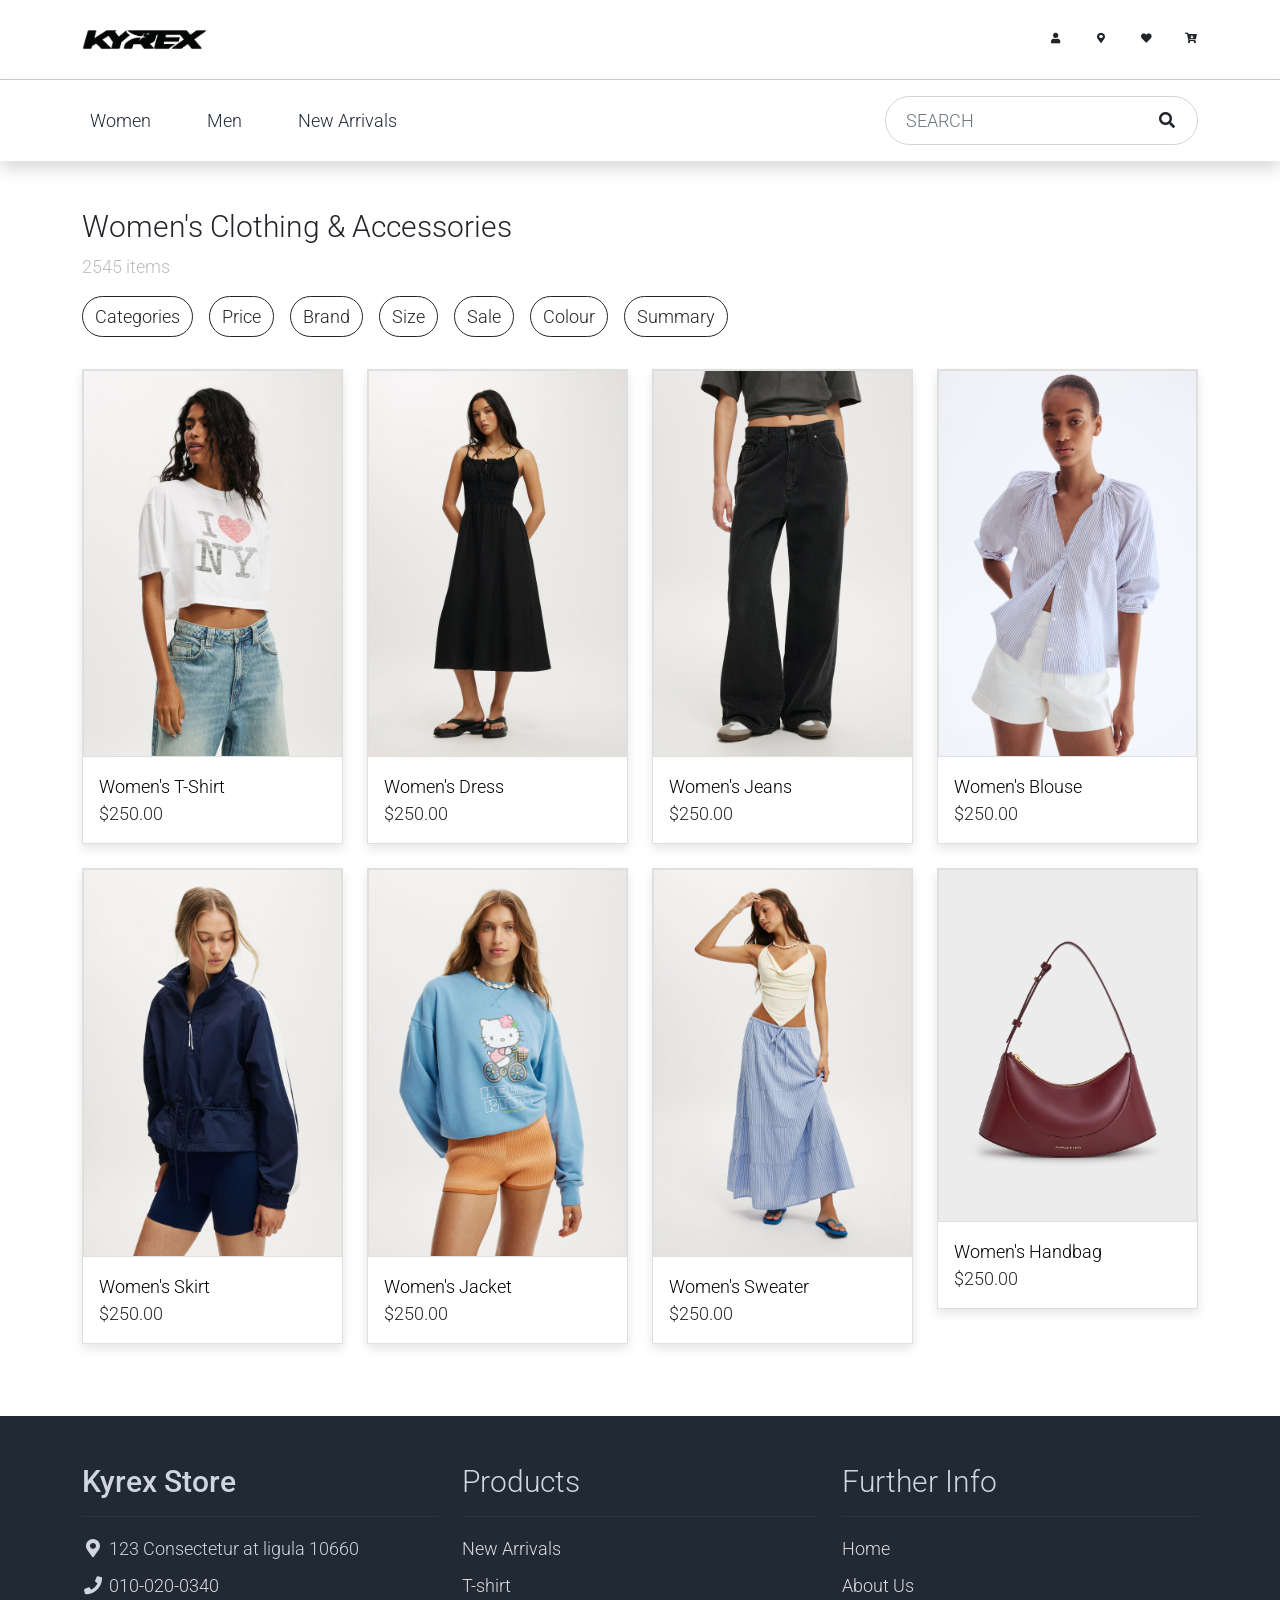
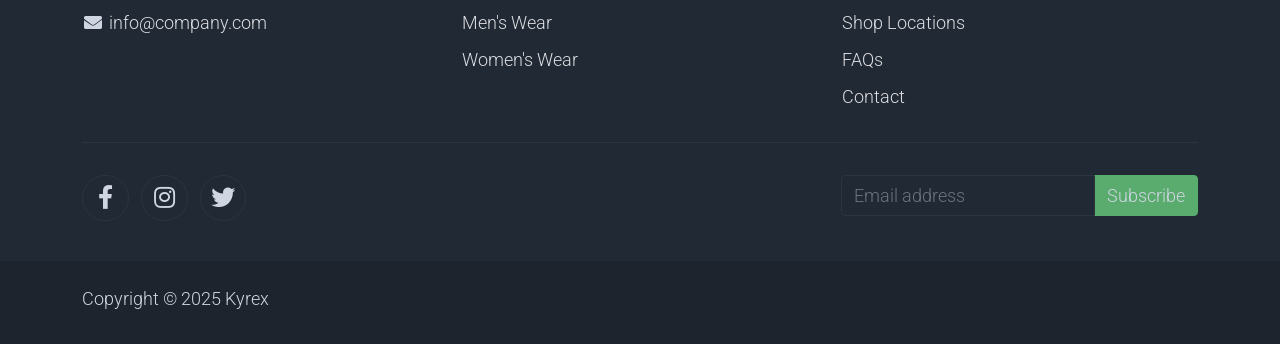
<file: catalog-women.html>
<!DOCTYPE html>
<html lang="en">

<head>
    <title>Kyrex | Women's Catalog</title>
    <meta charset="utf-8">
    <meta name="viewport" content="width=device-width, initial-scale=1">

    <link rel="apple-touch-icon" href="assets/img/apple-icon.png">
    <link rel="shortcut icon" type="image/x-icon" href="images/kyrexicon.ico">

    <link rel="stylesheet" href="assets/css/bootstrap.min.css">
    <link rel="stylesheet" href="assets/css/templatemo.css">
    <link rel="stylesheet" href="assets/css/custom.css">

    <!-- Load fonts style after rendering the layout styles -->
    <link rel="stylesheet" href="https://fonts.googleapis.com/css2?family=Roboto:wght@100;200;300;400;500;700;900&display=swap">
    <link rel="stylesheet" href="assets/css/fontawesome.min.css">
</head>

<body>
    <!-- Start Top Nav -->
    <nav class="navbar navbar-expand-lg bg-white navbar-light d-none d-lg-block" id="templatemo_nav_top" style="border-bottom: 1px solid #ccc;">
        <div class="container">
            <div class="w-100 d-flex justify-content-between">
                <div>
                    <a class="navbar-brand" href="index.html">
                        <img src="images/KYREX LOGO.png" width="125px" alt="Kyrex Logo">
                    </a>
                </div>
                <div class="d-flex align-items-center">
                    <a class="nav-icon position-relative text-decoration-none px-3" href="login.html">
                        <i class="fa fa-fw fa-user text-dark"></i>
                    </a>
                    <a class="nav-icon position-relative text-decoration-none px-3" href="store-finder.html">
                        <i class="fa fa-fw fa-map-marker-alt text-dark"></i>
                    </a>
                    <a class="nav-icon position-relative text-decoration-none px-3" href="wishlist.html">
                        <i class="fa fa-fw fa-heart text-dark"></i>
                    </a>
                    <a class="nav-icon position-relative text-decoration-none ps-3" href="cart.html">
                        <i class="fa fa-fw fa-cart-arrow-down text-dark"></i>
                    
                    </a>
                </div>
            </div>
        </div>
    </nav>
    <!-- Close Top Nav -->


    <!-- Header -->
    <nav class="navbar navbar-expand-lg navbar-light shadow" style="background: #fff;">
        <div class="container d-flex justify-content-between align-items-center">

            <a class="navbar-brand text-success logo h1 align-self-center d-lg-none" href="index.html">
                <img src="images/KYREX LOGO.png" width="125px">
            </a>

            <button class="navbar-toggler border-0" type="button" data-bs-toggle="collapse" data-bs-target="#templatemo_main_nav" aria-controls="navbarSupportedContent" aria-expanded="false" aria-label="Toggle navigation">
                <span class="navbar-toggler-icon"></span>
            </button>

            <div class="align-self-center collapse navbar-collapse flex-fill d-lg-flex justify-content-lg-between" id="templatemo_main_nav">
                <div class="flex-fill">
                    <ul class="nav navbar-nav d-flex justify-content-start mega-menu-container" style="gap: 2.5rem;">
                        <li class="nav-item dropdown">
                            <a class="nav-link dropdown-toggle" href="catalog-women.html" id="womenDropdown" role="button" data-bs-toggle="dropdown" aria-expanded="false">
                                Women
                            </a>
                            <div class="dropdown-menu mega-menu p-4" aria-labelledby="womenDropdown">
                                <div class="row">
                                    <div class="col-lg-3">
                                        <ul class="list-unstyled">
                                            <li><a class="dropdown-item fw-bold" href="catalog-women.html">SHOP ALL</a></li>
                                            <li><a class="dropdown-item fw-bold" href="catalog-women.html">NEW ARRIVALS</a></li>
                                            <li><a class="dropdown-item fw-bold" href="catalog-women.html">DEALS</a></li>
                                            <li><a class="dropdown-item fw-bold" href="catalog-women.html">SALE</a></li>
                                        </ul>
                                    </div>
                                    <div class="col-lg-3 border-start">
                                        <ul class="list-unstyled">
                                            <li><h6 class="dropdown-header fw-bold">Clothing</h6></li>
                                            <li><a class="dropdown-item" href="catalog-women.html">Tops</a></li>
                                            <li><a class="dropdown-item" href="catalog-women.html">Pants</a></li>
                                            <li><a class="dropdown-item" href="catalog-women.html">Dresses</a></li>
                                            <li><a class="dropdown-item" href="catalog-women.html">Jeans</a></li>
                                        </ul>
                                    </div>
                                    <div class="col-lg-3">
                                        <ul class="list-unstyled">
                                            <li><h6 class="dropdown-header fw-bold">Activewear</h6></li>
                                            <li><a class="dropdown-item" href="catalog-women.html">Crops & Bras</a></li>
                                            <li><a class="dropdown-item" href="catalog-women.html">Jackets</a></li>
                                        </ul>
                                    </div>
                                    <div class="col-lg-3">
                                        <ul class="list-unstyled">
                                            <li><h6 class="dropdown-header fw-bold">Accessories</h6></li>
                                            <li><a class="dropdown-item" href="catalog-women.html">Bags</a></li>
                                            <li><a class="dropdown-item" href="catalog-women.html">Sunglasses</a></li>
                                            <li><a class="dropdown-item" href="catalog-women.html">Socks</a></li>
                                        </ul>
                                    </div>
                                </div>
                            </div>
                        </li>
                        <li class="nav-item dropdown">
                            <a class="nav-link dropdown-toggle" href="catalog-men.html" id="menDropdown" role="button" data-bs-toggle="dropdown" aria-expanded="false">
                                Men
                            </a>
                            <div class="dropdown-menu mega-menu p-4" aria-labelledby="menDropdown">
                                <div class="row">
                                    <div class="col-lg-3">
                                        <ul class="list-unstyled">
                                            <li><a class="dropdown-item fw-bold" href="catalog-men.html">SHOP ALL</a></li>
                                            <li><a class="dropdown-item fw-bold" href="catalog-men.html">NEW ARRIVALS</a></li>
                                            <li><a class="dropdown-item fw-bold" href="catalog-men.html">DEALS</a></li>
                                            <li><a class="dropdown-item fw-bold" href="catalog-men.html">SALE</a></li>
                                        </ul>
                                    </div>
                                    <div class="col-lg-3 border-start">
                                        <ul class="list-unstyled">
                                            <li><h6 class="dropdown-header fw-bold">Clothing</h6></li>
                                            <li><a class="dropdown-item" href="catalog-men.html">Shirts</a></li>
                                            <li><a class="dropdown-item" href="catalog-men.html">Pants</a></li>
                                            <li><a class="dropdown-item" href="catalog-men.html">Shorts</a></li>
                                            <li><a class="dropdown-item" href="catalog-men.html">Jeans</a></li>
                                        </ul>
                                    </div>
                                    <div class="col-lg-3">
                                        <ul class="list-unstyled">
                                            <li><h6 class="dropdown-header fw-bold">Activewear</h6></li>
                                            <li><a class="dropdown-item" href="catalog-men.html">Tees</a></li>
                                            <li><a class="dropdown-item" href="catalog-men.html">Jackets</a></li>
                                        </ul>
                                    </div>
                                    <div class="col-lg-3">
                                        <ul class="list-unstyled">
                                            <li><h6 class="dropdown-header fw-bold">Accessories</h6></li>
                                            <li><a class="dropdown-item" href="catalog-men.html">Hats</a></li>
                                            <li><a class="dropdown-item" href="catalog-men.html">Belts</a></li>
                                            <li><a class="dropdown-item" href="catalog-men.html">Wallets</a></li>
                                        </ul>
                                    </div>
                                </div>
                            </div>
                        </li>
                        <li class="nav-item">
                            <a class="nav-link" href="catalog-new.html">New Arrivals</a>
                        </li>
                    </ul>
                </div>
                <div class="navbar align-self-center d-flex">
                    <form action="" method="get" class="d-flex search-bar">
                        <div class="input-group">
                            <input type="text" class="form-control" placeholder="SEARCH">
                            <button type="submit" class="input-group-text">
                                <i class="fa fa-fw fa-search"></i>
                            </button>
                        </div>
                    </form>
                </div>
            </div>

        </div>
    </nav>
    <!-- Close Header -->
    
    <!-- Start Content -->
    <div class="container py-5">
        <div class="row">
            <div class="col-lg-12">
                <h1 class="h2">Women's Clothing & Accessories</h1>
                <p class="text-muted">2545 items</p>
                
                <div class="d-flex flex-wrap align-items-center mb-4 filter-bar">
                    <div class="dropdown me-3 mb-2">
                        <a class="btn btn-outline-dark dropdown-toggle" href="#" role="button" id="categoriesDropdown" data-bs-toggle="dropdown" aria-expanded="false">
                            Categories
                        </a>
                        <ul class="dropdown-menu" aria-labelledby="categoriesDropdown">
                            <li><a class="dropdown-item" href="#">Tops</a></li>
                            <li><a class="dropdown-item" href="#">Pants</a></li>
                            <li><a class="dropdown-item" href="#">Dresses</a></li>
                        </ul>
                    </div>
                    <div class="dropdown me-3 mb-2">
                        <a class="btn btn-outline-dark dropdown-toggle" href="#" role="button" id="priceDropdown" data-bs-toggle="dropdown" aria-expanded="false">
                            Price
                        </a>
                        <ul class="dropdown-menu" aria-labelledby="priceDropdown">
                            <li><a class="dropdown-item" href="#">Under $50</a></li>
                            <li><a class="dropdown-item" href="#">$50 - $100</a></li>
                            <li><a class="dropdown-item" href="#">$100+</a></li>
                        </ul>
                    </div>
                    <div class="dropdown me-3 mb-2">
                        <a class="btn btn-outline-dark dropdown-toggle" href="#" role="button" id="brandDropdown" data-bs-toggle="dropdown" aria-expanded="false">
                            Brand
                        </a>
                        <ul class="dropdown-menu" aria-labelledby="brandDropdown">
                            <li><a class="dropdown-item" href="#">Brand A</a></li>
                            <li><a class="dropdown-item" href="#">Brand B</a></li>
                        </ul>
                    </div>
                    <div class="dropdown me-3 mb-2">
                        <a class="btn btn-outline-dark dropdown-toggle" href="#" role="button" id="sizeDropdown" data-bs-toggle="dropdown" aria-expanded="false">
                            Size
                        </a>
                        <ul class="dropdown-menu" aria-labelledby="sizeDropdown">
                            <li><a class="dropdown-item" href="#">XS</a></li>
                            <li><a class="dropdown-item" href="#">S</a></li>
                            <li><a class="dropdown-item" href="#">M</a></li>
                            <li><a class="dropdown-item" href="#">L</a></li>
                            <li><a class="dropdown-item" href="#">XL</a></li>
                        </ul>
                    </div>
                    <div class="dropdown me-3 mb-2">
                        <a class="btn btn-outline-dark dropdown-toggle" href="#" role="button" id="saleDropdown" data-bs-toggle="dropdown" aria-expanded="false">
                            Sale
                        </a>
                        <ul class="dropdown-menu" aria-labelledby="saleDropdown">
                            <li><a class="dropdown-item" href="#">On Sale</a></li>
                            <li><a class="dropdown-item" href="#">Not on Sale</a></li>
                        </ul>
                    </div>
                    <div class="dropdown me-3 mb-2">
                        <a class="btn btn-outline-dark dropdown-toggle" href="#" role="button" id="colorDropdown" data-bs-toggle="dropdown" aria-expanded="false">
                            Colour
                        </a>
                        <ul class="dropdown-menu" aria-labelledby="colorDropdown">
                            <li><a class="dropdown-item" href="#">Red</a></li>
                            <li><a class="dropdown-item" href="#">Blue</a></li>
                            <li><a class="dropdown-item" href="#">Green</a></li>
                        </ul>
                    </div>
                       <div class="dropdown me-3 mb-2">
                     <a class="btn btn-outline-dark" href="fashion.xml">Summary</a>
                    </div>
                </div>

                <div class="row">
                    <!-- Products -->
                    <div class="col-md-3">
                        <div class="card mb-4 product-wap rounded-0">
                            <div class="card rounded-0">
                                <a href="product-detail.html?id=active-t-shirt-01"><img class="card-img rounded-0 img-fluid" src="assets/img/img9.jpg"></a>
                                <div class="card-img-overlay rounded-0 product-overlay d-flex align-items-center justify-content-center">
                                    <ul class="list-unstyled">
                                        <li><a class="btn btn-success text-white" href="product-detail.html?id=active-t-shirt-01"><i class="far fa-heart"></i></a></li>
                                        <li><a class="btn btn-success text-white mt-2" href="product-detail.html?id=active-t-shirt-01"><i class="far fa-eye"></i></a></li>
                                        <li><a class="btn btn-success text-white mt-2" href="product-detail.html?id=active-t-shirt-01"><i class="fas fa-cart-plus"></i></a></li>
                                    </ul>
                                </div>
                            </div>
                            <div class="card-body">
                                <a href="product-detail.html?id=active-t-shirt-01" class="h3 text-decoration-none">Women's T-Shirt</a>
                                <ul class="w-100 list-unstyled d-flex justify-content-between mb-0">
                                    <li>$250.00</li>
                                </ul>
                            </div>
                        </div>
                    </div>
                    <div class="col-md-3">
                        <div class="card mb-4 product-wap rounded-0">
                            <div class="card rounded-0">
                                <a href="product-detail.html?id=active-t-shirt-01"><img class="card-img rounded-0 img-fluid" src="assets/img/img10.jpg"></a>
                                <div class="card-img-overlay rounded-0 product-overlay d-flex align-items-center justify-content-center">
                                    <ul class="list-unstyled">
                                        <li><a class="btn btn-success text-white" href="product-detail.html?id=active-t-shirt-01"><i class="far fa-heart"></i></a></li>
                                        <li><a class="btn btn-success text-white mt-2" href="product-detail.html?id=active-t-shirt-01"><i class="far fa-eye"></i></a></li>
                                        <li><a class="btn btn-success text-white mt-2" href="product-detail.html?id=active-t-shirt-01"><i class="fas fa-cart-plus"></i></a></li>
                                    </ul>
                                </div>
                            </div>
                            <div class="card-body">
                                <a href="product-detail.html?id=active-t-shirt-01" class="h3 text-decoration-none">Women's Dress</a>
                                <ul class="w-100 list-unstyled d-flex justify-content-between mb-0">
                                    <li>$250.00</li>
                                </ul>
                            </div>
                        </div>
                    </div>
                    <div class="col-md-3">
                        <div class="card mb-4 product-wap rounded-0">
                            <div class="card rounded-0">
                                <a href="product-detail.html?id=active-t-shirt-01"><img class="card-img rounded-0 img-fluid" src="assets/img/img11.jpg"></a>
                                <div class="card-img-overlay rounded-0 product-overlay d-flex align-items-center justify-content-center">
                                    <ul class="list-unstyled">
                                        <li><a class="btn btn-success text-white" href="product-detail.html?id=active-t-shirt-01"><i class="far fa-heart"></i></a></li>
                                        <li><a class="btn btn-success text-white mt-2" href="product-detail.html?id=active-t-shirt-01"><i class="far fa-eye"></i></a></li>
                                        <li><a class="btn btn-success text-white mt-2" href="product-detail.html?id=active-t-shirt-01"><i class="fas fa-cart-plus"></i></a></li>
                                    </ul>
                                </div>
                            </div>
                            <div class="card-body">
                                <a href="product-detail.html?id=active-t-shirt-01" class="h3 text-decoration-none">Women's Jeans</a>
                                <ul class="w-100 list-unstyled d-flex justify-content-between mb-0">
                                    <li>$250.00</li>
                                </ul>
                            </div>
                        </div>
                    </div>
                    <div class="col-md-3">
                        <div class="card mb-4 product-wap rounded-0">
                            <div class="card rounded-0">
                                <a href="product-detail.html?id=active-t-shirt-01"><img class="card-img rounded-0 img-fluid" src="assets/img/img12.jpg"></a>
                                <div class="card-img-overlay rounded-0 product-overlay d-flex align-items-center justify-content-center">
                                    <ul class="list-unstyled">
                                        <li><a class="btn btn-success text-white" href="product-detail.html?id=active-t-shirt-01"><i class="far fa-heart"></i></a></li>
                                        <li><a class="btn btn-success text-white mt-2" href="product-detail.html?id=active-t-shirt-01"><i class="far fa-eye"></i></a></li>
                                        <li><a class="btn btn-success text-white mt-2" href="product-detail.html?id=active-t-shirt-01"><i class="fas fa-cart-plus"></i></a></li>
                                    </ul>
                                </div>
                            </div>
                            <div class="card-body">
                                <a href="product-detail.html?id=active-t-shirt-01" class="h3 text-decoration-none">Women's Blouse</a>
                                <ul class="w-100 list-unstyled d-flex justify-content-between mb-0">
                                    <li>$250.00</li>
                                </ul>
                            </div>
                        </div>
                    </div>
                    <div class="col-md-3">
                        <div class="card mb-4 product-wap rounded-0">
                            <div class="card rounded-0">
                                <a href="product-detail.html?id=active-t-shirt-01"><img class="card-img rounded-0 img-fluid" src="assets/img/img13.jpg"></a>
                                <div class="card-img-overlay rounded-0 product-overlay d-flex align-items-center justify-content-center">
                                    <ul class="list-unstyled">
                                        <li><a class="btn btn-success text-white" href="product-detail.html?id=active-t-shirt-01"><i class="far fa-heart"></i></a></li>
                                        <li><a class="btn btn-success text-white mt-2" href="product-detail.html?id=active-t-shirt-01"><i class="far fa-eye"></i></a></li>
                                        <li><a class="btn btn-success text-white mt-2" href="product-detail.html?id=active-t-shirt-01"><i class="fas fa-cart-plus"></i></a></li>
                                    </ul>
                                </div>
                            </div>
                            <div class="card-body">
                                <a href="product-detail.html?id=active-t-shirt-01" class="h3 text-decoration-none">Women's Skirt</a>
                                <ul class="w-100 list-unstyled d-flex justify-content-between mb-0">
                                    <li>$250.00</li>
                                </ul>
                            </div>
                        </div>
                    </div>
                    <div class="col-md-3">
                        <div class="card mb-4 product-wap rounded-0">
                            <div class="card rounded-0">
                                <a href="product-detail.html?id=active-t-shirt-01"><img class="card-img rounded-0 img-fluid" src="assets/img/img14.jpg"></a>
                                <div class="card-img-overlay rounded-0 product-overlay d-flex align-items-center justify-content-center">
                                    <ul class="list-unstyled">
                                        <li><a class="btn btn-success text-white" href="product-detail.html?id=active-t-shirt-01"><i class="far fa-heart"></i></a></li>
                                        <li><a class="btn btn-success text-white mt-2" href="product-detail.html?id=active-t-shirt-01"><i class="far fa-eye"></i></a></li>
                                        <li><a class="btn btn-success text-white mt-2" href="product-detail.html?id=active-t-shirt-01"><i class="fas fa-cart-plus"></i></a></li>
                                    </ul>
                                </div>
                            </div>
                            <div class="card-body">
                                <a href="product-detail.html?id=active-t-shirt-01" class="h3 text-decoration-none">Women's Jacket</a>
                                <ul class="w-100 list-unstyled d-flex justify-content-between mb-0">
                                    <li>$250.00</li>
                                </ul>
                            </div>
                        </div>
                    </div>
                    <div class="col-md-3">
                        <div class="card mb-4 product-wap rounded-0">
                            <div class="card rounded-0">
                                <a href="product-detail.html?id=active-t-shirt-01"><img class="card-img rounded-0 img-fluid" src="assets/img/img15.jpg"></a>
                                <div class="card-img-overlay rounded-0 product-overlay d-flex align-items-center justify-content-center">
                                    <ul class="list-unstyled">
                                        <li><a class="btn btn-success text-white" href="product-detail.html?id=active-t-shirt-01"><i class="far fa-heart"></i></a></li>
                                        <li><a class="btn btn-success text-white mt-2" href="product-detail.html?id=active-t-shirt-01"><i class="far fa-eye"></i></a></li>
                                        <li><a class="btn btn-success text-white mt-2" href="product-detail.html?id=active-t-shirt-01"><i class="fas fa-cart-plus"></i></a></li>
                                    </ul>
                                </div>
                            </div>
                            <div class="card-body">
                                <a href="product-detail.html?id=active-t-shirt-01" class="h3 text-decoration-none">Women's Sweater</a>
                                <ul class="w-100 list-unstyled d-flex justify-content-between mb-0">
                                    <li>$250.00</li>
                                </ul>
                            </div>
                        </div>
                    </div>
                    <div class="col-md-3">
                        <div class="card mb-4 product-wap rounded-0">
                            <div class="card rounded-0">
                                <a href="product-detail.html?id=active-t-shirt-01"><img class="card-img rounded-0 img-fluid" src="assets/img/img16.jpg"></a>
                                <div class="card-img-overlay rounded-0 product-overlay d-flex align-items-center justify-content-center">
                                    <ul class="list-unstyled">
                                        <li><a class="btn btn-success text-white" href="product-detail.html?id=active-t-shirt-01"><i class="far fa-heart"></i></a></li>
                                        <li><a class="btn btn-success text-white mt-2" href="product-detail.html?id=active-t-shirt-01"><i class="far fa-eye"></i></a></li>
                                        <li><a class="btn btn-success text-white mt-2" href="product-detail.html?id=active-t-shirt-01"><i class="fas fa-cart-plus"></i></a></li>
                                    </ul>
                                </div>
                            </div>
                            <div class="card-body">
                                <a href="product-detail.html?id=active-t-shirt-01" class="h3 text-decoration-none">Women's Handbag</a>
                                <ul class="w-100 list-unstyled d-flex justify-content-between mb-0">
                                    <li>$250.00</li>
                                </ul>
                            </div>
                        </div>
                    </div>
                </div>
            </div>
        </div>
    </div>
    <!-- End Content -->

    <!-- XML Catalog Output -->
<section class="container py-5" id="fashion-catalog" style="display: none;">
  <div class="row text-center">
    <div class="col-12">
      <h2 class="h2">Fashion Type List</h2>
      <p class="mb-4">This list is generated from XML and styled with XSL</p>
    </div>
  </div>
  <div id="output"></div>
</section>

    <!-- Start Footer -->
    <footer class="bg-dark" id="tempaltemo_footer">
        <div class="container">
            <div class="row">

                <div class="col-md-4 pt-5">
                    <h2 class="h2 text-light border-bottom pb-3 border-light logo">Kyrex Store</h2>
                    <ul class="list-unstyled text-light footer-link-list">
                        <li>
                            <i class="fas fa-map-marker-alt fa-fw"></i>
                            123 Consectetur at ligula 10660
                        </li>
                        <li>
                            <i class="fa fa-phone fa-fw"></i>
                            <a class="text-decoration-none" href="tel:010-020-0340">010-020-0340</a>
                        </li>
                        <li>
                            <i class="fa fa-envelope fa-fw"></i>
                            <a class="text-decoration-none" href="mailto:info@company.com">info@company.com</a>
                        </li>
                    </ul>
                </div>

                <div class="col-md-4 pt-5">
                    <h2 class="h2 text-light border-bottom pb-3 border-light">Products</h2>
                    <ul class="list-unstyled text-light footer-link-list">
                        <li><a class="text-decoration-none" href="catalog-new.html">New Arrivals</a></li>
                        <li><a class="text-decoration-none" href="#">T-shirt</a></li>
                        <li><a class="text-decoration-none" href="catalog-men.html">Men's Wear</a></li>
                        <li><a class="text-decoration-none" href="catalog-women.html">Women's Wear</a></li>
                    </ul>
                </div>

                <div class="col-md-4 pt-5">
                    <h2 class="h2 text-light border-bottom pb-3 border-light">Further Info</h2>
                    <ul class="list-unstyled text-light footer-link-list">
                        <li><a class="text-decoration-none" href="index.html">Home</a></li>
                        <li><a class="text-decoration-none" href="about.html">About Us</a></li>
                        <li><a class="text-decoration-none" href="store-finder.html">Shop Locations</a></li>
                        <li><a class="text-decoration-none" href="#">FAQs</a></li>
                        <li><a class="text-decoration-none" href="contact.html">Contact</a></li>
                    </ul>
                </div>

            </div>

            <div class="row text-light mb-4">
                <div class="col-12 mb-3">
                    <div class="w-100 my-3 border-top border-light"></div>
                </div>
                <div class="col-auto me-auto">
                    <ul class="list-inline text-left footer-icons">
                        <li class="list-inline-item border border-light rounded-circle text-center">
                            <a class="text-light text-decoration-none" target="_blank" href="http://facebook.com/"><i class="fab fa-facebook-f fa-lg fa-fw"></i></a>
                        </li>
                        <li class="list-inline-item border border-light rounded-circle text-center">
                            <a class="text-light text-decoration-none" target="_blank" href="https://www.instagram.com/"><i class="fab fa-instagram fa-lg fa-fw"></i></a>
                        </li>
                        <li class="list-inline-item border border-light rounded-circle text-center">
                            <a class="text-light text-decoration-none" target="_blank" href="https://twitter.com/"><i class="fab fa-twitter fa-lg fa-fw"></i></a>
                        </li>
                    </ul>
                </div>
                <div class="col-auto">
                    <label class="sr-only" for="subscribeEmail">Email address</label>
                    <div class="input-group mb-2">
                        <input type="text" class="form-control bg-dark border-light" id="subscribeEmail" placeholder="Email address">
                        <div class="input-group-text btn-success text-light">Subscribe</div>
                    </div>
                </div>
            </div>
        </div>

        <div class="w-100 bg-black py-3">
            <div class="container">
                <div class="row pt-2">
                    <div class="col-12">
                        <p class="text-left text-light">
                            Copyright &copy; 2025 Kyrex
                        </p>
                    </div>
                </div>
            </div>
        </div>

    </footer>
    <!-- End Footer -->

    <!-- Start Script -->
    <script src="assets/js/jquery-1.11.0.min.js"></script>
    <script src="assets/js/jquery-migrate-1.2.1.min.js"></script>
    <script src="assets/js/bootstrap.bundle.min.js"></script>
    <script src="assets/js/templatemo.js"></script>
    <script src="assets/js/custom.js"></script>

    <!-- End Script -->

</body>

</html>
</file>
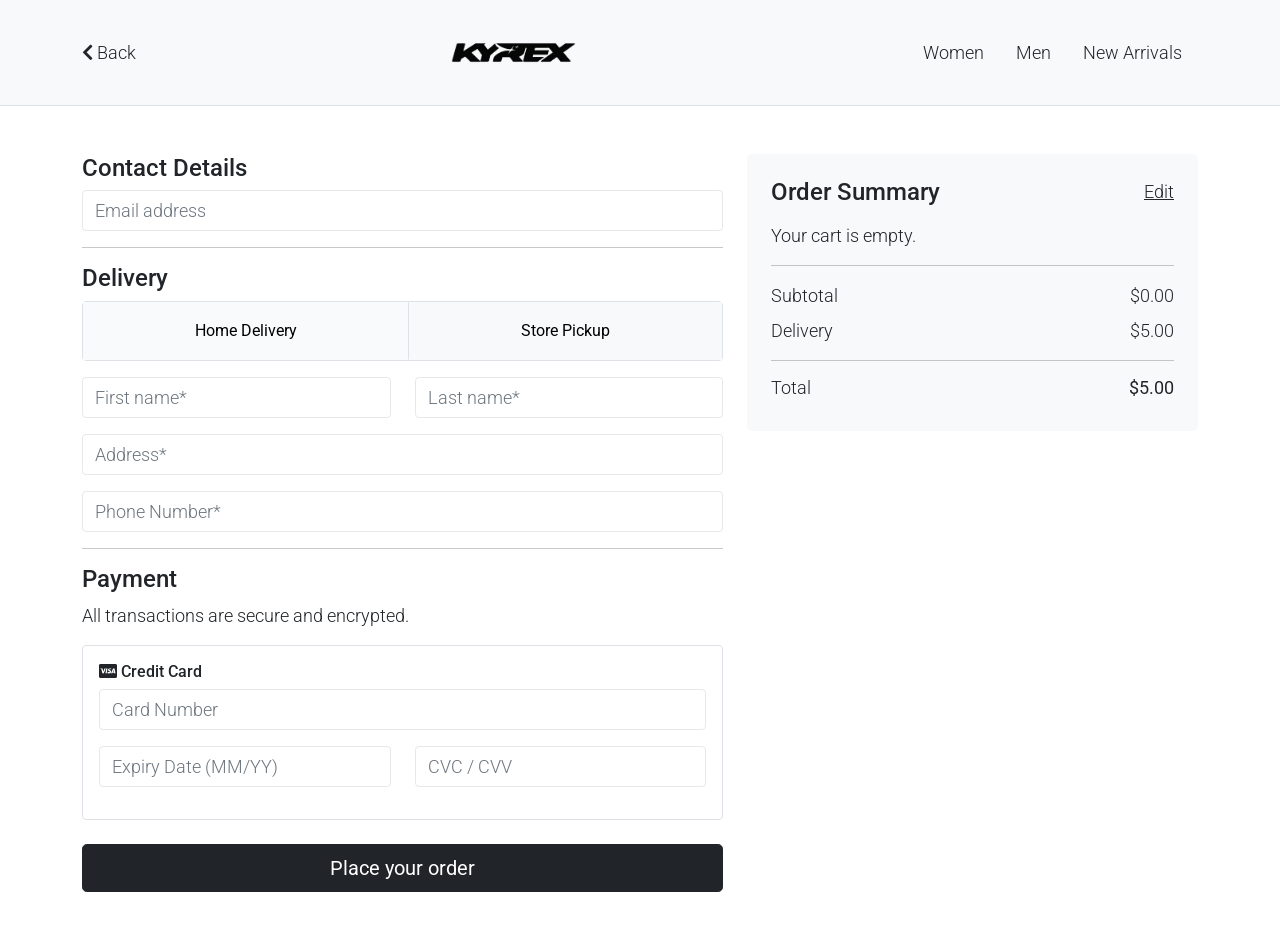
<file: checkout.html>
<!DOCTYPE html>
<html lang="en">

<head>
    <title>Kyrex | Checkout</title>
    <meta charset="utf-8">
    <meta name="viewport" content="width=device-width, initial-scale=1">

    <link rel="apple-touch-icon" href="assets/img/apple-icon.png">
    <link rel="shortcut icon" type="image/x-icon" href="images/kyrexicon.ico">

    <link rel="stylesheet" href="assets/css/bootstrap.min.css">
    <link rel="stylesheet" href="assets/css/templatemo.css">
    <link rel="stylesheet" href="assets/css/custom.css">

    <!-- Load fonts style after rendering the layout styles -->
    <link rel="stylesheet" href="https://fonts.googleapis.com/css2?family=Roboto:wght@100;200;300;400;500;700;900&display=swap">
    <link rel="stylesheet" href="assets/css/fontawesome.min.css">
    <style>
        .form-control:focus {
            box-shadow: none;
            border-color: #ced4da;
        }
        .checkout-header {
            background-color: #f8f9fa;
            padding: 1rem 0;
            border-bottom: 1px solid #dee2e6;
        }
        .order-summary {
            background-color: #f8f9fa;
            padding: 1.5rem;
            border-radius: .3rem;
        }
    </style>
</head>

<body>
    <!-- Start Checkout Header -->
    <div class="checkout-header">
        <div class="container">
            <div class="d-flex justify-content-between align-items-center">
                <div>
                    <a href="cart.html" class="text-dark text-decoration-none"><i class="fas fa-chevron-left"></i> Back</a>
                </div>
                 <a class="navbar-brand" href="index.html">
                    <img src="images/KYREX LOGO.png" width="125px" alt="Kyrex Logo">
                </a>
                <ul class="nav">
                    <li class="nav-item"><a href="catalog.html?category=women" class="nav-link text-dark">Women</a></li>
                    <li class="nav-item"><a href="catalog.html?category=men" class="nav-link text-dark">Men</a></li>
                    <li class="nav-item"><a href="catalog.html?category=new" class="nav-link text-dark">New Arrivals</a></li>
                </ul>
            </div>
        </div>
    </div>
    <!-- End Checkout Header -->

    <!-- Start Content -->
    <div class="container py-5">
        <div class="row">
            <!-- Left Side: Forms -->
            <div class="col-lg-7">
                <!-- Contact Details -->
                <h4>Contact Details</h4>
                <div class="mb-3">
                    <input type="email" class="form-control" placeholder="Email address">
                </div>
                <hr>

                <!-- Delivery Options -->
                <h4>Delivery</h4>
                <div class="d-flex border rounded mb-3">
                    <button id="delivery-home-btn" class="btn btn-light flex-fill text-center p-3 border-end" style="border-radius: 0;">Home Delivery</button>
                    <button id="delivery-store-btn" class="btn btn-light flex-fill text-center p-3" style="border-radius: 0;">Store Pickup</button>
                </div>
                
                <!-- Home Delivery Form -->
                <div id="home-delivery-form">
                    <div class="row">
                        <div class="col-md-6 mb-3">
                            <input type="text" class="form-control" placeholder="First name*">
                        </div>
                        <div class="col-md-6 mb-3">
                            <input type="text" class="form-control" placeholder="Last name*">
                        </div>
                    </div>
                    <div class="mb-3">
                        <input type="text" class="form-control" placeholder="Address*">
                    </div>
                     <div class="mb-3">
                        <input type="text" class="form-control" placeholder="Phone Number*">
                    </div>
                </div>

                <!-- Store Delivery Form (Initially hidden) -->
                <div id="store-delivery-form" style="display: none;">
                    <p>Select a store for pickup:</p>
                    <select class="form-select">
                        <option selected>Choose a store...</option>
                        <option value="1">Kyrex Store - Downtown</option>
                        <option value="2">Kyrex Store - Uptown</option>
                        <option value="3">Kyrex Store - Suburb</option>
                    </select>
                </div>
                <hr>
                
                <!-- Payment -->
                <h4>Payment</h4>
                <p>All transactions are secure and encrypted.</p>
                <div class="border p-3 rounded">
                    <h6><i class="fab fa-cc-visa"></i> Credit Card</h6>
                    <div class="mb-3">
                        <input type="text" class="form-control" placeholder="Card Number">
                    </div>
                    <div class="row">
                        <div class="col-md-6 mb-3">
                            <input type="text" class="form-control" placeholder="Expiry Date (MM/YY)">
                        </div>
                        <div class="col-md-6 mb-3">
                            <input type="text" class="form-control" placeholder="CVC / CVV">
                        </div>
                    </div>
                </div>
                 <div class="d-grid mt-4">
                    <button class="btn btn-dark btn-lg">Place your order</button>
                </div>

            </div>

            <!-- Right Side: Order Summary -->
            <div class="col-lg-5">
                <div class="order-summary">
                    <div class="d-flex justify-content-between align-items-center mb-3">
                        <h4 class="mb-0">Order Summary</h4>
                        <a href="cart.html" class="text-dark">Edit</a>
                    </div>
                    <div id="summary-items-container">
                        <!-- Summary items will be injected here -->
                    </div>
                    <hr>
                    <div class="d-flex justify-content-between">
                        <span>Subtotal</span>
                        <span id="summary-subtotal">$0.00</span>
                    </div>
                    <div class="d-flex justify-content-between mt-2">
                        <span>Delivery</span>
                        <span id="summary-delivery">$5.00</span>
                    </div>
                    <hr>
                    <div class="d-flex justify-content-between h5">
                        <span>Total</span>
                        <strong id="summary-total">$0.00</strong>
                    </div>
                </div>
            </div>
        </div>
    </div>
    <!-- End Content -->
    
    <!-- ... footer ... -->

    <script>
        document.addEventListener('DOMContentLoaded', function() {
            // Delivery option toggle
            const homeBtn = document.getElementById('delivery-home-btn');
            const storeBtn = document.getElementById('delivery-store-btn');
            const homeForm = document.getElementById('home-delivery-form');
            const storeForm = document.getElementById('store-delivery-form');

            homeBtn.addEventListener('click', () => {
                homeForm.style.display = 'block';
                storeForm.style.display = 'none';
                homeBtn.classList.add('active');
                storeBtn.classList.remove('active');
            });

            storeBtn.addEventListener('click', () => {
                homeForm.style.display = 'none';
                storeForm.style.display = 'block';
                homeBtn.classList.remove('active');
                storeBtn.classList.add('active');
            });
            homeBtn.click(); // Set home delivery as default

            // Order summary logic
            const summaryContainer = document.getElementById('summary-items-container');
            const subtotalEl = document.getElementById('summary-subtotal');
            const deliveryEl = document.getElementById('summary-delivery');
            const totalEl = document.getElementById('summary-total');
            
            let cart = JSON.parse(localStorage.getItem('cart')) || [];
            let subtotal = 0;
            const deliveryCost = 5.00; // Example delivery cost

            if (cart.length === 0) {
                summaryContainer.innerHTML = '<p>Your cart is empty.</p>';
            } else {
                cart.forEach(item => {
                    const itemPrice = parseFloat(String(item.price).replace('$', ''));
                    subtotal += itemPrice * item.quantity;
                    const itemHTML = `
                        <div class="d-flex justify-content-between mb-3">
                            <div class="d-flex">
                                <img src="${item.image}" width="60" class="me-3 rounded">
                                <div>
                                    <h6 class="mb-0">${item.name}</h6>
                                    <small class="text-muted d-block">Qty: ${item.quantity}</small>
                                    <small class="text-muted d-block">Color: ${item.color || 'N/A'}</small>
                                    <small class="text-muted d-block">Size: ${item.size || 'N/A'}</small>
                                </div>
                            </div>
                            <span>$${(itemPrice * item.quantity).toFixed(2)}</span>
                        </div>
                    `;
                    summaryContainer.insertAdjacentHTML('beforeend', itemHTML);
                });
            }

            subtotalEl.textContent = `$${subtotal.toFixed(2)}`;
            deliveryEl.textContent = `$${deliveryCost.toFixed(2)}`;
            totalEl.textContent = `$${(subtotal + deliveryCost).toFixed(2)}`;
        });
    </script>
</body>
</html>
</file>
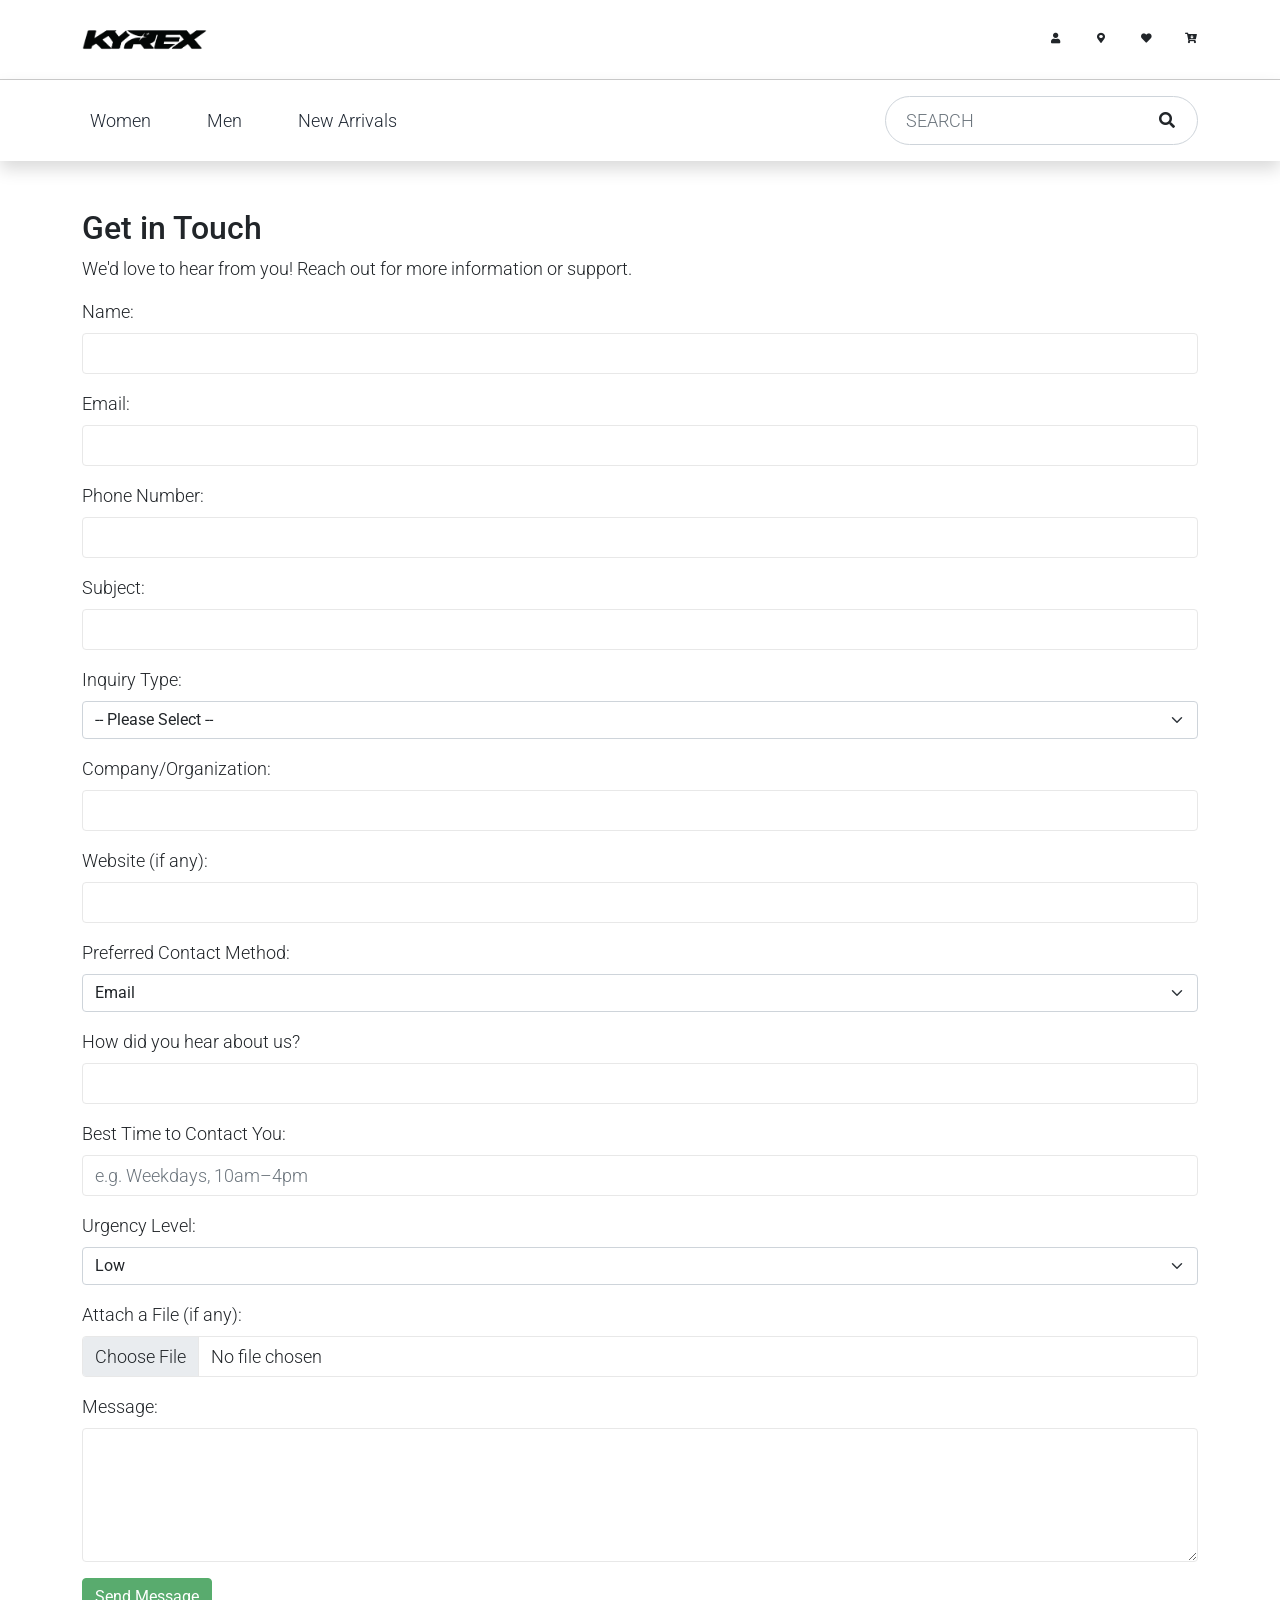
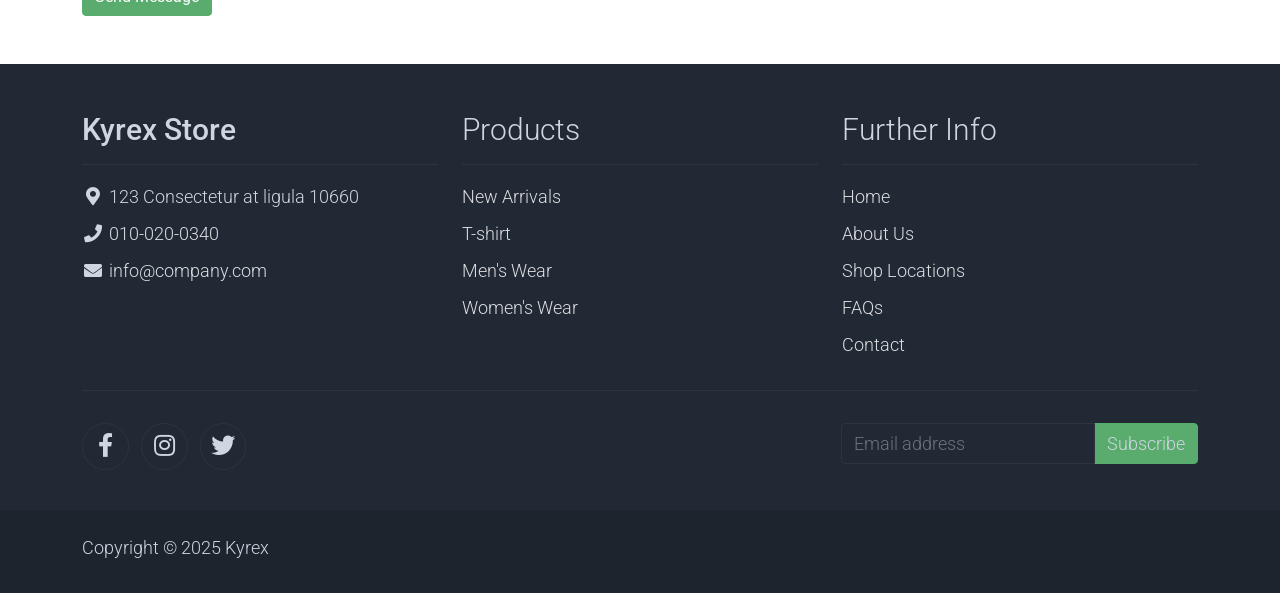
<file: email_login.html>
<!DOCTYPE html>
<html lang="en">

<head>
    <title>Kyrex | Fashion Store</title>
    <meta charset="utf-8">
    <meta name="viewport" content="width=device-width, initial-scale=1">

    <link rel="apple-touch-icon" href="assets/img/apple-icon.png">
    <link rel="shortcut icon" type="image/x-icon" href="images/kyrexicon.ico">

    <link rel="stylesheet" href="assets/css/bootstrap.min.css">
    <link rel="stylesheet" href="assets/css/templatemo.css">
    <link rel="stylesheet" href="assets/css/custom.css">

    <!-- Load fonts style after rendering the layout styles -->
    <link rel="stylesheet" href="https://fonts.googleapis.com/css2?family=Roboto:wght@100;200;300;400;500;700;900&display=swap">
    <link rel="stylesheet" href="assets/css/fontawesome.min.css">

</head>
  <!-- Start Top Nav -->
    <nav class="navbar navbar-expand-lg bg-white navbar-light d-none d-lg-block" id="templatemo_nav_top" style="border-bottom: 1px solid #ccc;">
        <div class="container">
            <div class="w-100 d-flex justify-content-between">
                <div>
                    <a class="navbar-brand" href="index.html">
                        <img src="images/KYREX LOGO.png" width="125px" alt="Kyrex Logo">
                    </a>
                </div>
                <div class="d-flex align-items-center">
                    <a class="nav-icon position-relative text-decoration-none px-3" href="login.html">
                        <i class="fa fa-fw fa-user text-dark"></i>
                    </a>
                    <a class="nav-icon position-relative text-decoration-none px-3" href="store-finder.html">
                        <i class="fa fa-fw fa-map-marker-alt text-dark"></i>
                    </a>
                    <a class="nav-icon position-relative text-decoration-none px-3" href="wishlist.html">
                        <i class="fa fa-fw fa-heart text-dark"></i>
                    </a>
                    <a class="nav-icon position-relative text-decoration-none ps-3" href="cart.html">
                        <i class="fa fa-fw fa-cart-arrow-down text-dark"></i>
                    </a>
                </div>
            </div>
        </div>
    </nav>
    <!-- Close Top Nav -->


 <!-- Header -->
    <nav class="navbar navbar-expand-lg navbar-light shadow" style="background: #fff;">
        <div class="container d-flex justify-content-between align-items-center">

            <a class="navbar-brand text-success logo h1 align-self-center d-lg-none" href="index.html">
                <img src="images/KYREX LOGO.png" width="125px">
            </a>

            <button class="navbar-toggler border-0" type="button" data-bs-toggle="collapse" data-bs-target="#templatemo_main_nav" aria-controls="navbarSupportedContent" aria-expanded="false" aria-label="Toggle navigation">
                <span class="navbar-toggler-icon"></span>
            </button>

            <div class="align-self-center collapse navbar-collapse flex-fill d-lg-flex justify-content-lg-between" id="templatemo_main_nav">
                <div class="flex-fill">
                    <ul class="nav navbar-nav d-flex justify-content-start mega-menu-container" style="gap: 2.5rem;">
                        <li class="nav-item dropdown">
                            <a class="nav-link dropdown-toggle" href="catalog-women.html" id="womenDropdown" role="button" data-bs-toggle="dropdown" aria-expanded="false">
                                Women
                            </a>
                            <div class="dropdown-menu mega-menu p-4" aria-labelledby="womenDropdown">
                                <div class="row">
                                    <div class="col-lg-3">
                                        <ul class="list-unstyled">
                                            <li><a class="dropdown-item fw-bold" href="catalog-women.html">SHOP ALL</a></li>
                                            <li><a class="dropdown-item fw-bold" href="catalog-women.html">NEW ARRIVALS</a></li>
                                            <li><a class="dropdown-item fw-bold" href="catalog-women.html">DEALS</a></li>
                                            <li><a class="dropdown-item fw-bold" href="catalog-women.html">SALE</a></li>
                                        </ul>
                                    </div>
                                    <div class="col-lg-3 border-start">
                                        <ul class="list-unstyled">
                                            <li><h6 class="dropdown-header fw-bold">Clothing</h6></li>
                                            <li><a class="dropdown-item" href="catalog-women.html">Tops</a></li>
                                            <li><a class="dropdown-item" href="catalog-women.html">Pants</a></li>
                                            <li><a class="dropdown-item" href="catalog-women.html">Dresses</a></li>
                                            <li><a class="dropdown-item" href="catalog-women.html">Jeans</a></li>
                                        </ul>
                                    </div>
                                    <div class="col-lg-3">
                                        <ul class="list-unstyled">
                                            <li><h6 class="dropdown-header fw-bold">Activewear</h6></li>
                                            <li><a class="dropdown-item" href="catalog-women.html">Crops & Bras</a></li>
                                            <li><a class="dropdown-item" href="catalog-women.html">Jackets</a></li>
                                        </ul>
                                    </div>
                                    <div class="col-lg-3">
                                        <ul class="list-unstyled">
                                            <li><h6 class="dropdown-header fw-bold">Accessories</h6></li>
                                            <li><a class="dropdown-item" href="catalog-women.html">Bags</a></li>
                                            <li><a class="dropdown-item" href="catalog-women.html">Sunglasses</a></li>
                                            <li><a class="dropdown-item" href="catalog-women.html">Socks</a></li>
                                        </ul>
                                    </div>
                                </div>
                            </div>
                        </li>
                        <li class="nav-item dropdown">
                            <a class="nav-link dropdown-toggle" href="catalog-men.html" id="menDropdown" role="button" data-bs-toggle="dropdown" aria-expanded="false">
                                Men
                            </a>
                            <div class="dropdown-menu mega-menu p-4" aria-labelledby="menDropdown">
                                <div class="row">
                                    <div class="col-lg-3">
                                        <ul class="list-unstyled">
                                            <li><a class="dropdown-item fw-bold" href="catalog-men.html">SHOP ALL</a></li>
                                            <li><a class="dropdown-item fw-bold" href="catalog-men.html">NEW ARRIVALS</a></li>
                                            <li><a class="dropdown-item fw-bold" href="catalog-men.html">DEALS</a></li>
                                            <li><a class="dropdown-item fw-bold" href="catalog-men.html">SALE</a></li>
                                        </ul>
                                    </div>
                                    <div class="col-lg-3 border-start">
                                        <ul class="list-unstyled">
                                            <li><h6 class="dropdown-header fw-bold">Clothing</h6></li>
                                            <li><a class="dropdown-item" href="catalog-men.html">Shirts</a></li>
                                            <li><a class="dropdown-item" href="catalog-men.html">Pants</a></li>
                                            <li><a class="dropdown-item" href="catalog-men.html">Shorts</a></li>
                                            <li><a class="dropdown-item" href="catalog-men.html">Jeans</a></li>
                                        </ul>
                                    </div>
                                    <div class="col-lg-3">
                                        <ul class="list-unstyled">
                                            <li><h6 class="dropdown-header fw-bold">Activewear</h6></li>
                                            <li><a class="dropdown-item" href="catalog-men.html">Tees</a></li>
                                            <li><a class="dropdown-item" href="catalog-men.html">Jackets</a></li>
                                        </ul>
                                    </div>
                                    <div class="col-lg-3">
                                        <ul class="list-unstyled">
                                            <li><h6 class="dropdown-header fw-bold">Accessories</h6></li>
                                            <li><a class="dropdown-item" href="catalog-men.html">Hats</a></li>
                                            <li><a class="dropdown-item" href="catalog-men.html">Belts</a></li>
                                            <li><a class="dropdown-item" href="catalog-men.html">Wallets</a></li>
                                        </ul>
                                    </div>
                                </div>
                            </div>
                        </li>
                        <li class="nav-item">
                            <a class="nav-link" href="catalog-new.html">New Arrivals</a>
                        </li>
                    </ul>
                </div>
                <div class="navbar align-self-center d-flex">
                    <form action="" method="get" class="d-flex search-bar">
                        <div class="input-group">
                            <input type="text" class="form-control" placeholder="SEARCH">
                            <button type="submit" class="input-group-text">
                                <i class="fa fa-fw fa-search"></i>
                            </button>
                        </div>
                    </form>
                </div>
            </div>

        </div>
    </nav>

<div class="container py-5">
  <h2 class="text-dark">Get in Touch</h2>
  <p class="text-dark">We'd love to hear from you! Reach out for more information or support.</p>
  <form action="#" method="post">
    <div class="mb-3">
      <label for="name" class="form-label text-dark">Name:</label>
      <input type="text" class="form-control" id="name" name="name" required>
    </div>

    <div class="mb-3">
      <label for="email" class="form-label text-dark">Email:</label>
      <input type="email" class="form-control" id="email" name="email" required>
    </div>

    <div class="mb-3">
      <label for="phone" class="form-label text-dark">Phone Number:</label>
      <input type="tel" class="form-control" id="phone" name="phone">
    </div>

    <div class="mb-3">
      <label for="subject" class="form-label text-dark">Subject:</label>
      <input type="text" class="form-control" id="subject" name="subject" required>
    </div>

    <div class="mb-3">
      <label for="category" class="form-label text-dark">Inquiry Type:</label>
      <select class="form-select" id="category" name="category" required>
        <option value="">-- Please Select --</option>
        <option value="support">Support</option>
        <option value="sales">Sales</option>
        <option value="feedback">Feedback</option>
        <option value="other">Other</option>
      </select>
    </div>

    <div class="mb-3">
      <label for="company" class="form-label text-dark">Company/Organization:</label>
      <input type="text" class="form-control" id="company" name="company">
    </div>

    <div class="mb-3">
      <label for="website" class="form-label text-dark">Website (if any):</label>
      <input type="url" class="form-control" id="website" name="website">
    </div>

    <div class="mb-3">
      <label for="preferredContact" class="form-label text-dark">Preferred Contact Method:</label>
      <select class="form-select" id="preferredContact" name="preferredContact">
        <option value="email">Email</option>
        <option value="phone">Phone</option>
        <option value="either">Either</option>
      </select>
    </div>

    <div class="mb-3">
      <label for="hearAbout" class="form-label text-dark">How did you hear about us?</label>
      <input type="text" class="form-control" id="hearAbout" name="hearAbout">
    </div>

    <div class="mb-3">
      <label for="bestTime" class="form-label text-dark">Best Time to Contact You:</label>
      <input type="text" class="form-control" id="bestTime" name="bestTime" placeholder="e.g. Weekdays, 10am–4pm">
    </div>

    <div class="mb-3">
      <label for="urgency" class="form-label text-dark">Urgency Level:</label>
      <select class="form-select" id="urgency" name="urgency">
        <option value="low">Low</option>
        <option value="medium">Medium</option>
        <option value="high">High</option>
      </select>
    </div>

    <div class="mb-3">
      <label for="attachments" class="form-label text-dark">Attach a File (if any):</label>
      <input type="file" class="form-control" id="attachments" name="attachments">
    </div>

    <div class="mb-3">
      <label for="message" class="form-label text-dark">Message:</label>
      <textarea class="form-control" id="message" name="message" rows="5" required></textarea>
    </div>

    <button type="submit" class="btn btn-success">Send Message</button>
  </form>
</div>


<!-- Footer -->
 <footer class="bg-dark" id="tempaltemo_footer">
        <div class="container">
            <div class="row">

                <div class="col-md-4 pt-5">
                    <h2 class="h2 text-light border-bottom pb-3 border-light logo">Kyrex Store</h2>
                    <ul class="list-unstyled text-light footer-link-list">
                        <li>
                            <i class="fas fa-map-marker-alt fa-fw"></i>
                            123 Consectetur at ligula 10660
                        </li>
                        <li>
                            <i class="fa fa-phone fa-fw"></i>
                            <a class="text-decoration-none" href="tel:010-020-0340">010-020-0340</a>
                        </li>
                        <li>
                            <i class="fa fa-envelope fa-fw"></i>
                            <a class="text-decoration-none" href="mailto:info@company.com">info@company.com</a>
                        </li>
                    </ul>
                </div>

                <div class="col-md-4 pt-5">
                    <h2 class="h2 text-light border-bottom pb-3 border-light">Products</h2>
                    <ul class="list-unstyled text-light footer-link-list">
                        <li><a class="text-decoration-none" href="#">New Arrivals</a></li>
                        <li><a class="text-decoration-none" href="#">T-shirt</a></li>
                        <li><a class="text-decoration-none" href="#">Men's Wear</a></li>
                        <li><a class="text-decoration-none" href="#">Women's Wear</a></li>
                    </ul>
                </div>

                <div class="col-md-4 pt-5">
                    <h2 class="h2 text-light border-bottom pb-3 border-light">Further Info</h2>
                    <ul class="list-unstyled text-light footer-link-list">
                        <li><a class="text-decoration-none" href="#">Home</a></li>
                        <li><a class="text-decoration-none" href="#">About Us</a></li>
                        <li><a class="text-decoration-none" href="#">Shop Locations</a></li>
                        <li><a class="text-decoration-none" href="#">FAQs</a></li>
                        <li><a class="text-decoration-none" href="#">Contact</a></li>
                    </ul>
                </div>

            </div>

            <div class="row text-light mb-4">
                <div class="col-12 mb-3">
                    <div class="w-100 my-3 border-top border-light"></div>
                </div>
                <div class="col-auto me-auto">
                    <ul class="list-inline text-left footer-icons">
                        <li class="list-inline-item border border-light rounded-circle text-center">
                            <a class="text-light text-decoration-none" target="_blank" href="http://facebook.com/"><i class="fab fa-facebook-f fa-lg fa-fw"></i></a>
                        </li>
                        <li class="list-inline-item border border-light rounded-circle text-center">
                            <a class="text-light text-decoration-none" target="_blank" href="https://www.instagram.com/"><i class="fab fa-instagram fa-lg fa-fw"></i></a>
                        </li>
                        <li class="list-inline-item border border-light rounded-circle text-center">
                            <a class="text-light text-decoration-none" target="_blank" href="https://twitter.com/"><i class="fab fa-twitter fa-lg fa-fw"></i></a>
                        </li>
                    </ul>
                </div>
                <div class="col-auto">
                    <label class="sr-only" for="subscribeEmail">Email address</label>
                    <div class="input-group mb-2">
                        <input type="text" class="form-control bg-dark border-light" id="subscribeEmail" placeholder="Email address">
                        <div class="input-group-text btn-success text-light">Subscribe</div>
                    </div>
                </div>
            </div>
        </div>

        <div class="w-100 bg-black py-3">
            <div class="container">
                <div class="row pt-2">
                    <div class="col-12">
                        <p class="text-left text-light">
                            Copyright &copy; 2025 Kyrex
                        </p>
                    </div>
                </div>
            </div>
        </div>

    </footer>
</file>
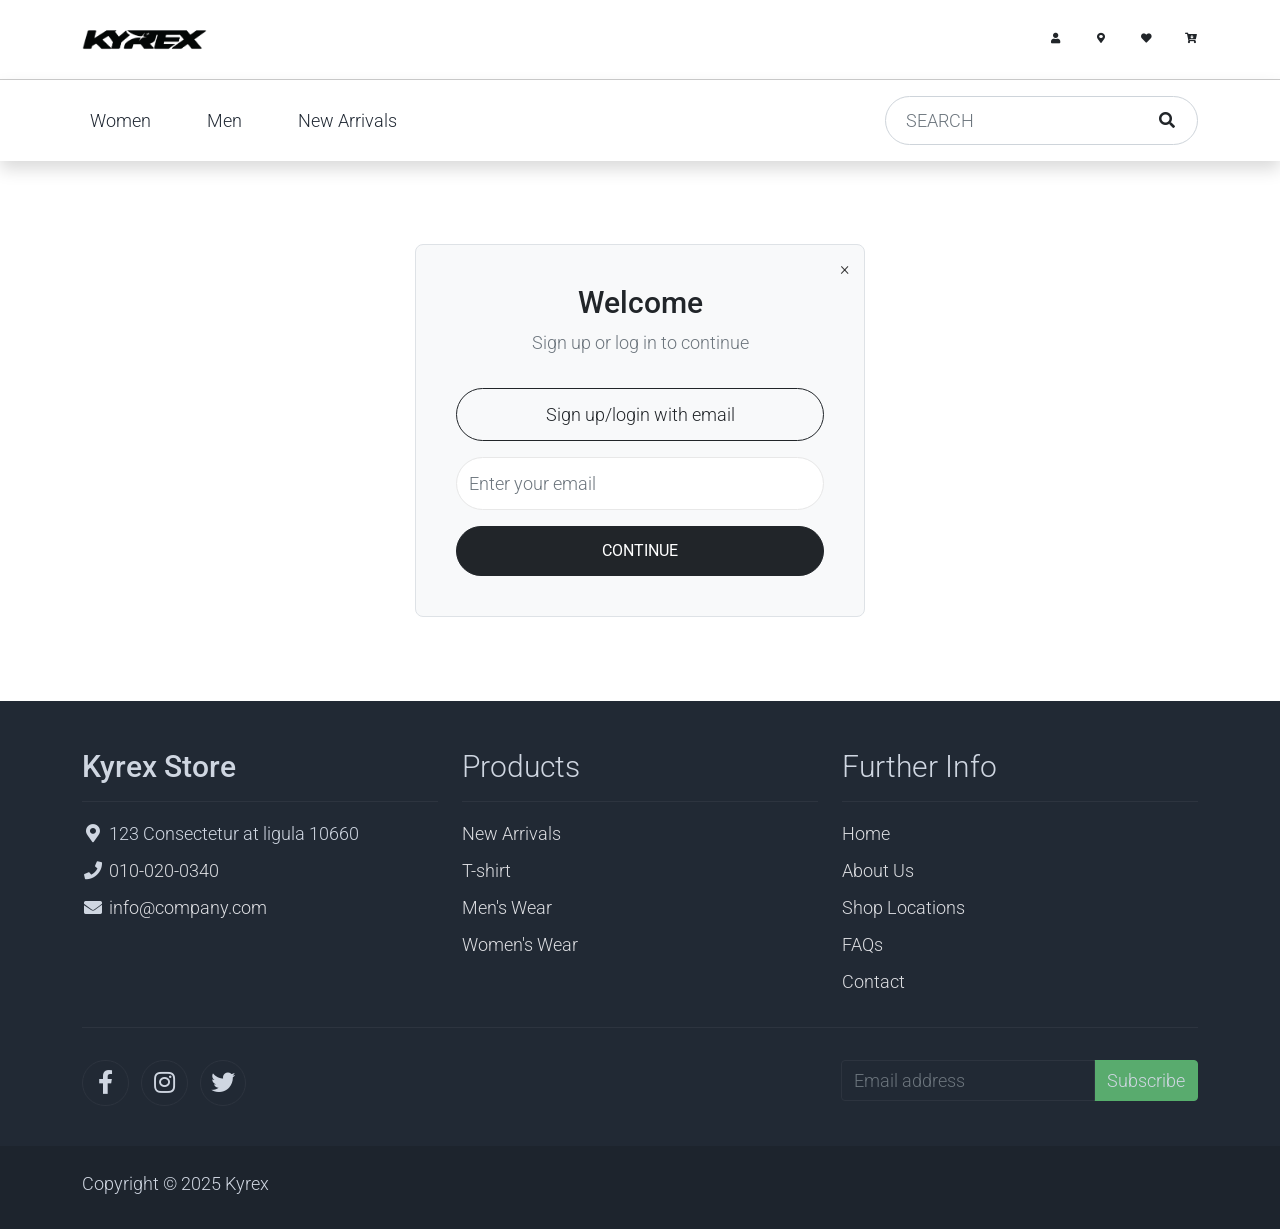
<file: login.html>
<!DOCTYPE html>
<html lang="en">

<head>
    <title>Kyrex | Login</title>
    <meta charset="utf-8">
    <meta name="viewport" content="width=device-width, initial-scale=1">

    <link rel="apple-touch-icon" href="assets/img/apple-icon.png">
    <link rel="shortcut icon" type="image/x-icon" href="images/kyrexicon.ico">

    <link rel="stylesheet" href="assets/css/bootstrap.min.css">
    <link rel="stylesheet" href="assets/css/templatemo.css">
    <link rel="stylesheet" href="assets/css/custom.css">

    <!-- Load fonts style after rendering the layout styles -->
    <link rel="stylesheet" href="https://fonts.googleapis.com/css2?family=Roboto:wght@100;200;300;400;500;700;900&display=swap">
    <link rel="stylesheet" href="assets/css/fontawesome.min.css">
</head>

<body>
    <!-- Start Top Nav -->
    <nav class="navbar navbar-expand-lg bg-white navbar-light d-none d-lg-block" id="templatemo_nav_top" style="border-bottom: 1px solid #ccc;">
        <div class="container">
            <div class="w-100 d-flex justify-content-between">
                <div>
                    <a class="navbar-brand" href="index.html">
                        <img src="images/KYREX LOGO.png" width="125px" alt="Kyrex Logo">
                    </a>
                </div>
                <div class="d-flex align-items-center">
                    <a class="nav-icon position-relative text-decoration-none px-3" href="login.html">
                        <i class="fa fa-fw fa-user text-dark"></i>
                    </a>
                    <a class="nav-icon position-relative text-decoration-none px-3" href="store-finder.html">
                        <i class="fa fa-fw fa-map-marker-alt text-dark"></i>
                    </a>
                    <a class="nav-icon position-relative text-decoration-none px-3" href="wishlist.html">
                        <i class="fa fa-fw fa-heart text-dark"></i>
                    </a>
                    <a class="nav-icon position-relative text-decoration-none ps-3" href="cart.html">
                        <i class="fa fa-fw fa-cart-arrow-down text-dark"></i>
                    </a>
                </div>
            </div>
        </div>
    </nav>
    <!-- Close Top Nav -->


    <!-- Header -->
    <nav class="navbar navbar-expand-lg navbar-light shadow" style="background: #fff;">
        <div class="container d-flex justify-content-between align-items-center">

            <a class="navbar-brand text-success logo h1 align-self-center d-lg-none" href="index.html">
                <img src="images/KYREX LOGO.png" width="125px">
            </a>

            <button class="navbar-toggler border-0" type="button" data-bs-toggle="collapse" data-bs-target="#templatemo_main_nav" aria-controls="navbarSupportedContent" aria-expanded="false" aria-label="Toggle navigation">
                <span class="navbar-toggler-icon"></span>
            </button>

            <div class="align-self-center collapse navbar-collapse flex-fill d-lg-flex justify-content-lg-between" id="templatemo_main_nav">
                <div class="flex-fill">
                    <ul class="nav navbar-nav d-flex justify-content-start mega-menu-container" style="gap: 2.5rem;">
                        <li class="nav-item dropdown">
                            <a class="nav-link dropdown-toggle" href="catalog.html?category=women" id="womenDropdown" role="button" data-bs-toggle="dropdown" aria-expanded="false">
                                Women
                            </a>
                            <div class="dropdown-menu mega-menu p-4" aria-labelledby="womenDropdown">
                                <div class="row">
                                    <div class="col-lg-3">
                                        <ul class="list-unstyled">
                                            <li><a class="dropdown-item fw-bold" href="catalog.html?category=women">SHOP ALL</a></li>
                                            <li><a class="dropdown-item fw-bold" href="catalog.html?category=women">NEW ARRIVALS</a></li>
                                            <li><a class="dropdown-item fw-bold" href="catalog.html?category=women">DEALS</a></li>
                                            <li><a class="dropdown-item fw-bold" href="catalog.html?category=women">SALE</a></li>
                                        </ul>
                                    </div>
                                    <div class="col-lg-3 border-start">
                                        <ul class="list-unstyled">
                                            <li><h6 class="dropdown-header fw-bold">Clothing</h6></li>
                                            <li><a class="dropdown-item" href="catalog.html?category=women">Tops</a></li>
                                            <li><a class="dropdown-item" href="catalog.html?category=women">Pants</a></li>
                                            <li><a class="dropdown-item" href="catalog.html?category=women">Dresses</a></li>
                                            <li><a class="dropdown-item" href="catalog.html?category=women">Jeans</a></li>
                                        </ul>
                                    </div>
                                    <div class="col-lg-3">
                                        <ul class="list-unstyled">
                                            <li><h6 class="dropdown-header fw-bold">Activewear</h6></li>
                                            <li><a class="dropdown-item" href="catalog.html?category=women">Crops & Bras</a></li>
                                            <li><a class="dropdown-item" href="catalog.html?category=women">Jackets</a></li>
                                        </ul>
                                    </div>
                                    <div class="col-lg-3">
                                        <ul class="list-unstyled">
                                            <li><h6 class="dropdown-header fw-bold">Accessories</h6></li>
                                            <li><a class="dropdown-item" href="catalog.html?category=women">Bags</a></li>
                                            <li><a class="dropdown-item" href="catalog.html?category=women">Sunglasses</a></li>
                                            <li><a class="dropdown-item" href="catalog.html?category=women">Socks</a></li>
                                        </ul>
                                    </div>
                                </div>
                            </div>
                        </li>
                        <li class="nav-item dropdown">
                            <a class="nav-link dropdown-toggle" href="catalog.html?category=men" id="menDropdown" role="button" data-bs-toggle="dropdown" aria-expanded="false">
                                Men
                            </a>
                            <div class="dropdown-menu mega-menu p-4" aria-labelledby="menDropdown">
                                <div class="row">
                                    <div class="col-lg-3">
                                        <ul class="list-unstyled">
                                            <li><a class="dropdown-item fw-bold" href="catalog.html?category=men">SHOP ALL</a></li>
                                            <li><a class="dropdown-item fw-bold" href="catalog.html?category=men">NEW ARRIVALS</a></li>
                                            <li><a class="dropdown-item fw-bold" href="catalog.html?category=men">DEALS</a></li>
                                            <li><a class="dropdown-item fw-bold" href="catalog.html?category=men">SALE</a></li>
                                        </ul>
                                    </div>
                                    <div class="col-lg-3 border-start">
                                        <ul class="list-unstyled">
                                            <li><h6 class="dropdown-header fw-bold">Clothing</h6></li>
                                            <li><a class="dropdown-item" href="catalog.html?category=men">Shirts</a></li>
                                            <li><a class="dropdown-item" href="catalog.html?category=men">Pants</a></li>
                                            <li><a class="dropdown-item" href="catalog.html?category=men">Shorts</a></li>
                                            <li><a class="dropdown-item" href="catalog.html?category=men">Jeans</a></li>
                                        </ul>
                                    </div>
                                    <div class="col-lg-3">
                                        <ul class="list-unstyled">
                                            <li><h6 class="dropdown-header fw-bold">Activewear</h6></li>
                                            <li><a class="dropdown-item" href="catalog.html?category=men">Tees</a></li>
                                            <li><a class="dropdown-item" href="catalog.html?category=men">Jackets</a></li>
                                        </ul>
                                    </div>
                                    <div class="col-lg-3">
                                        <ul class="list-unstyled">
                                            <li><h6 class="dropdown-header fw-bold">Accessories</h6></li>
                                            <li><a class="dropdown-item" href="catalog.html?category=men">Hats</a></li>
                                            <li><a class="dropdown-item" href="catalog.html?category=men">Belts</a></li>
                                            <li><a class="dropdown-item" href="catalog.html?category=men">Wallets</a></li>
                                        </ul>
                                    </div>
                                </div>
                            </div>
                        </li>
                        <li class="nav-item">
                            <a class="nav-link" href="catalog.html?category=new">New Arrivals</a>
                        </li>
                    </ul>
                </div>
                <div class="navbar align-self-center d-flex">
                    <form action="" method="get" class="d-flex search-bar">
                        <div class="input-group">
                            <input type="text" class="form-control" placeholder="SEARCH">
                            <button type="submit" class="input-group-text">
                                <i class="fa fa-fw fa-search"></i>
                            </button>
                        </div>
                    </form>
                </div>
            </div>

        </div>
    </nav>
    <!-- Close Header -->

    <!-- Start Login Content -->
   <div class="container py-5 login-page-container">
    <div class="login-form-container">
        <a href="index.html" class="close-btn">&times;</a>
        <h2 class="h2">Welcome</h2>
        <p>Sign up or log in to continue</p>

        <a href="email_login.html" class="btn btn-outline-dark w-100 mb-3">Sign up/login with email</a>

        <form action="email_login.html" method="get">
            <input type="text" class="form-control mb-3" placeholder="Enter your email" name="email">
            <button type="submit" class="btn btn-dark w-100">CONTINUE</button>
        </form>
    </div>
</div>


    <!-- End Login Content -->


    <!-- Start Footer -->
    <footer class="bg-dark" id="tempaltemo_footer">
        <div class="container">
            <div class="row">

                <div class="col-md-4 pt-5">
                    <h2 class="h2 text-light border-bottom pb-3 border-light logo">Kyrex Store</h2>
                    <ul class="list-unstyled text-light footer-link-list">
                        <li>
                            <i class="fas fa-map-marker-alt fa-fw"></i>
                            123 Consectetur at ligula 10660
                        </li>
                        <li>
                            <i class="fa fa-phone fa-fw"></i>
                            <a class="text-decoration-none" href="tel:010-020-0340">010-020-0340</a>
                        </li>
                        <li>
                            <i class="fa fa-envelope fa-fw"></i>
                            <a class="text-decoration-none" href="mailto:info@company.com">info@company.com</a>
                        </li>
                    </ul>
                </div>

                <div class="col-md-4 pt-5">
                    <h2 class="h2 text-light border-bottom pb-3 border-light">Products</h2>
                    <ul class="list-unstyled text-light footer-link-list">
                        <li><a class="text-decoration-none" href="#">New Arrivals</a></li>
                        <li><a class="text-decoration-none" href="#">T-shirt</a></li>
                        <li><a class="text-decoration-none" href="#">Men's Wear</a></li>
                        <li><a class="text-decoration-none" href="#">Women's Wear</a></li>
                    </ul>
                </div>

                <div class="col-md-4 pt-5">
                    <h2 class="h2 text-light border-bottom pb-3 border-light">Further Info</h2>
                    <ul class="list-unstyled text-light footer-link-list">
                        <li><a class="text-decoration-none" href="#">Home</a></li>
                        <li><a class="text-decoration-none" href="#">About Us</a></li>
                        <li><a class="text-decoration-none" href="#">Shop Locations</a></li>
                        <li><a class="text-decoration-none" href="#">FAQs</a></li>
                        <li><a class="text-decoration-none" href="#">Contact</a></li>
                    </ul>
                </div>

            </div>

            <div class="row text-light mb-4">
                <div class="col-12 mb-3">
                    <div class="w-100 my-3 border-top border-light"></div>
                </div>
                <div class="col-auto me-auto">
                    <ul class="list-inline text-left footer-icons">
                        <li class="list-inline-item border border-light rounded-circle text-center">
                            <a class="text-light text-decoration-none" target="_blank" href="http://facebook.com/"><i class="fab fa-facebook-f fa-lg fa-fw"></i></a>
                        </li>
                        <li class="list-inline-item border border-light rounded-circle text-center">
                            <a class="text-light text-decoration-none" target="_blank" href="https://www.instagram.com/"><i class="fab fa-instagram fa-lg fa-fw"></i></a>
                        </li>
                        <li class="list-inline-item border border-light rounded-circle text-center">
                            <a class="text-light text-decoration-none" target="_blank" href="https://twitter.com/"><i class="fab fa-twitter fa-lg fa-fw"></i></a>
                        </li>
                    </ul>
                </div>
                <div class="col-auto">
                    <label class="sr-only" for="subscribeEmail">Email address</label>
                    <div class="input-group mb-2">
                        <input type="text" class="form-control bg-dark border-light" id="subscribeEmail" placeholder="Email address">
                        <div class="input-group-text btn-success text-light">Subscribe</div>
                    </div>
                </div>
            </div>
        </div>

        <div class="w-100 bg-black py-3">
            <div class="container">
                <div class="row pt-2">
                    <div class="col-12">
                        <p class="text-left text-light">
                            Copyright &copy; 2025 Kyrex
                        </p>
                    </div>
                </div>
            </div>
        </div>

    </footer>
    <!-- End Footer -->

    <!-- Start Script -->
    <script src="assets/js/jquery-1.11.0.min.js"></script>
    <script src="assets/js/jquery-migrate-1.2.1.min.js"></script>
    <script src="assets/js/bootstrap.bundle.min.js"></script>
    <script src="assets/js/templatemo.js"></script>
    <script src="assets/js/custom.js"></script>
    <!-- End Script -->
</body>

</html>
</file>
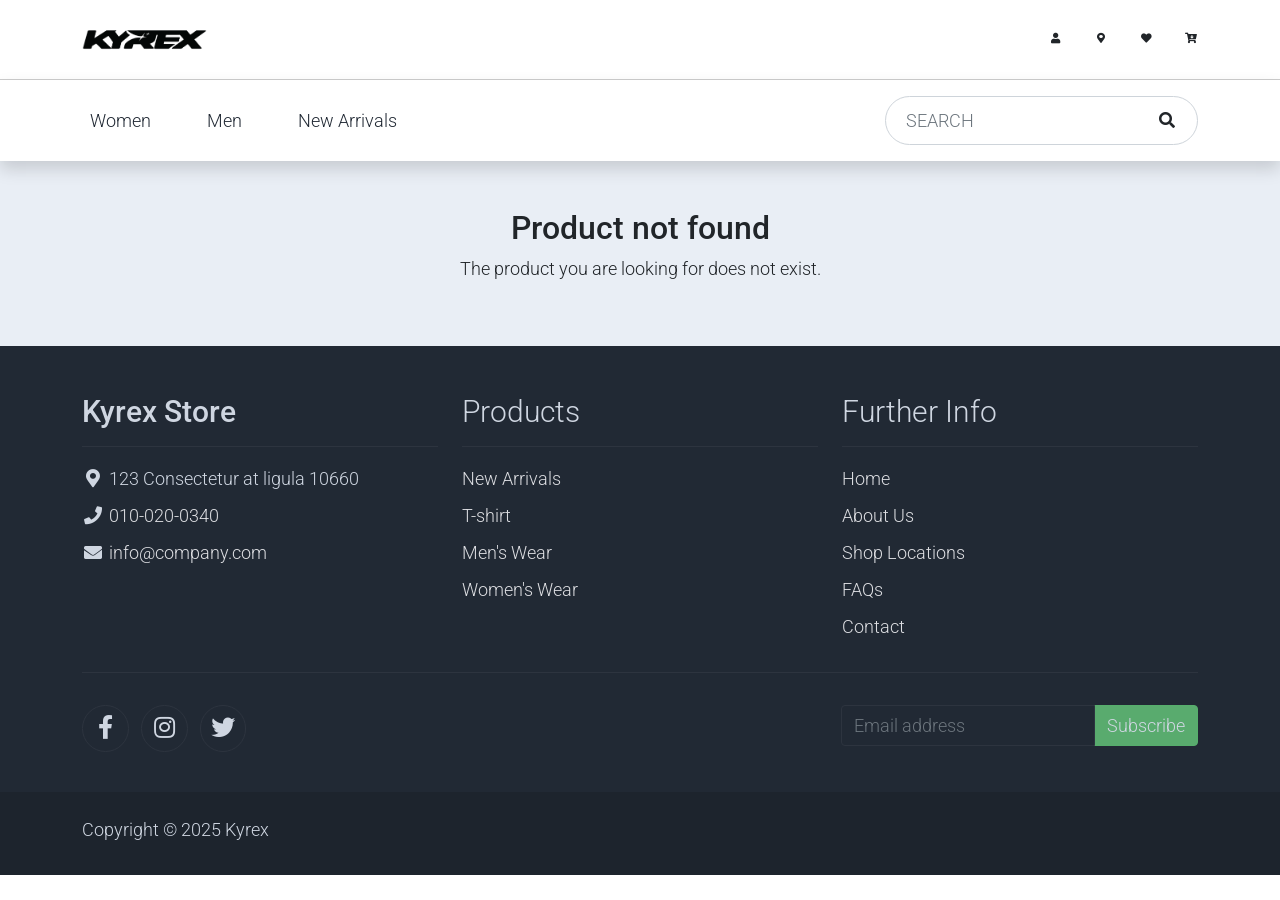
<file: product-detail.html>
<!DOCTYPE html>
<html lang="en">

<head>
    <title>Kyrex | Product Detail</title>
    <meta charset="utf-8">
    <meta name="viewport" content="width=device-width, initial-scale=1">

    <link rel="apple-touch-icon" href="assets/img/apple-icon.png">
    <link rel="shortcut icon" type="image/x-icon" href="images/kyrexicon.ico">

    <link rel="stylesheet" href="assets/css/bootstrap.min.css">
    <link rel="stylesheet" href="assets/css/templatemo.css">
    <link rel="stylesheet" href="assets/css/custom.css">

    <!-- Load fonts style after rendering the layout styles -->
    <link rel="stylesheet" href="https://fonts.googleapis.com/css2?family=Roboto:wght@100;200;300;400;500;700;900&display=swap">
    <link rel="stylesheet" href="assets/css/fontawesome.min.css">
</head>

<body>
    <!-- Start Top Nav -->
    <nav class="navbar navbar-expand-lg bg-white navbar-light d-none d-lg-block" id="templatemo_nav_top" style="border-bottom: 1px solid #ccc;">
        <div class="container">
            <div class="w-100 d-flex justify-content-between">
                <div>
                    <a class="navbar-brand" href="index.html">
                        <img src="images/KYREX LOGO.png" width="125px" alt="Kyrex Logo">
                    </a>
                </div>
                <div class="d-flex align-items-center">
                    <a class="nav-icon position-relative text-decoration-none px-3" href="login.html">
                        <i class="fa fa-fw fa-user text-dark"></i>
                    </a>
                    <a class="nav-icon position-relative text-decoration-none px-3" href="store-finder.html">
                        <i class="fa fa-fw fa-map-marker-alt text-dark"></i>
                    </a>
                    <a class="nav-icon position-relative text-decoration-none px-3" href="wishlist.html">
                        <i class="fa fa-fw fa-heart text-dark"></i>
                    </a>
                    <a class="nav-icon position-relative text-decoration-none ps-3" href="cart.html">
                        <i class="fa fa-fw fa-cart-arrow-down text-dark"></i>
                    </a>
                </div>
            </div>
        </div>
    </nav>
    <!-- Close Top Nav -->


    <!-- Header -->
    <nav class="navbar navbar-expand-lg navbar-light shadow" style="background: #fff;">
        <div class="container d-flex justify-content-between align-items-center">

            <a class="navbar-brand text-success logo h1 align-self-center d-lg-none" href="index.html">
                <img src="images/KYREX LOGO.png" width="125px">
            </a>

            <button class="navbar-toggler border-0" type="button" data-bs-toggle="collapse" data-bs-target="#templatemo_main_nav" aria-controls="navbarSupportedContent" aria-expanded="false" aria-label="Toggle navigation">
                <span class="navbar-toggler-icon"></span>
            </button>

            <div class="align-self-center collapse navbar-collapse flex-fill d-lg-flex justify-content-lg-between" id="templatemo_main_nav">
                <div class="flex-fill">
                    <ul class="nav navbar-nav d-flex justify-content-start mega-menu-container" style="gap: 2.5rem;">
                        <li class="nav-item dropdown">
                            <a class="nav-link dropdown-toggle" href="catalog.html?category=women" id="womenDropdown" role="button" data-bs-toggle="dropdown" aria-expanded="false">
                                Women
                            </a>
                            <div class="dropdown-menu mega-menu p-4" aria-labelledby="womenDropdown">
                                <div class="row">
                                    <div class="col-lg-3">
                                        <ul class="list-unstyled">
                                            <li><a class="dropdown-item fw-bold" href="catalog.html?category=women">SHOP ALL</a></li>
                                            <li><a class="dropdown-item fw-bold" href="catalog.html?category=women">NEW ARRIVALS</a></li>
                                            <li><a class="dropdown-item fw-bold" href="catalog.html?category=women">DEALS</a></li>
                                            <li><a class="dropdown-item fw-bold" href="catalog.html?category=women">SALE</a></li>
                                        </ul>
                                    </div>
                                    <div class="col-lg-3 border-start">
                                        <ul class="list-unstyled">
                                            <li><h6 class="dropdown-header fw-bold">Clothing</h6></li>
                                            <li><a class="dropdown-item" href="catalog.html?category=women">Tops</a></li>
                                            <li><a class="dropdown-item" href="catalog.html?category=women">Pants</a></li>
                                            <li><a class="dropdown-item" href="catalog.html?category=women">Dresses</a></li>
                                            <li><a class="dropdown-item" href="catalog.html?category=women">Jeans</a></li>
                                        </ul>
                                    </div>
                                    <div class="col-lg-3">
                                        <ul class="list-unstyled">
                                            <li><h6 class="dropdown-header fw-bold">Activewear</h6></li>
                                            <li><a class="dropdown-item" href="catalog.html?category=women">Crops & Bras</a></li>
                                            <li><a class="dropdown-item" href="catalog.html?category=women">Jackets</a></li>
                                        </ul>
                                    </div>
                                    <div class="col-lg-3">
                                        <ul class="list-unstyled">
                                            <li><h6 class="dropdown-header fw-bold">Accessories</h6></li>
                                            <li><a class="dropdown-item" href="catalog.html?category=women">Bags</a></li>
                                            <li><a class="dropdown-item" href="catalog.html?category=women">Sunglasses</a></li>
                                            <li><a class="dropdown-item" href="catalog.html?category=women">Socks</a></li>
                                        </ul>
                                    </div>
                                </div>
                            </div>
                        </li>
                        <li class="nav-item dropdown">
                            <a class="nav-link dropdown-toggle" href="catalog.html?category=men" id="menDropdown" role="button" data-bs-toggle="dropdown" aria-expanded="false">
                                Men
                            </a>
                            <div class="dropdown-menu mega-menu p-4" aria-labelledby="menDropdown">
                                <div class="row">
                                    <div class="col-lg-3">
                                        <ul class="list-unstyled">
                                            <li><a class="dropdown-item fw-bold" href="catalog.html?category=men">SHOP ALL</a></li>
                                            <li><a class="dropdown-item fw-bold" href="catalog.html?category=men">NEW ARRIVALS</a></li>
                                            <li><a class="dropdown-item fw-bold" href="catalog.html?category=men">DEALS</a></li>
                                            <li><a class="dropdown-item fw-bold" href="catalog.html?category=men">SALE</a></li>
                                        </ul>
                                    </div>
                                    <div class="col-lg-3 border-start">
                                        <ul class="list-unstyled">
                                            <li><h6 class="dropdown-header fw-bold">Clothing</h6></li>
                                            <li><a class="dropdown-item" href="catalog.html?category=men">Shirts</a></li>
                                            <li><a class="dropdown-item" href="catalog.html?category=men">Pants</a></li>
                                            <li><a class="dropdown-item" href="catalog.html?category=men">Shorts</a></li>
                                            <li><a class="dropdown-item" href="catalog.html?category=men">Jeans</a></li>
                                        </ul>
                                    </div>
                                    <div class="col-lg-3">
                                        <ul class="list-unstyled">
                                            <li><h6 class="dropdown-header fw-bold">Activewear</h6></li>
                                            <li><a class="dropdown-item" href="catalog.html?category=men">Tees</a></li>
                                            <li><a class="dropdown-item" href="catalog.html?category=men">Jackets</a></li>
                                        </ul>
                                    </div>
                                    <div class="col-lg-3">
                                        <ul class="list-unstyled">
                                            <li><h6 class="dropdown-header fw-bold">Accessories</h6></li>
                                            <li><a class="dropdown-item" href="catalog.html?category=men">Hats</a></li>
                                            <li><a class="dropdown-item" href="catalog.html?category=men">Belts</a></li>
                                            <li><a class="dropdown-item" href="catalog.html?category=men">Wallets</a></li>
                                        </ul>
                                    </div>
                                </div>
                            </div>
                        </li>
                        <li class="nav-item">
                            <a class="nav-link" href="catalog.html?category=new">New Arrivals</a>
                        </li>
                    </ul>
                </div>
                <div class="navbar align-self-center d-flex">
                    <form action="" method="get" class="d-flex search-bar">
                        <div class="input-group">
                            <input type="text" class="form-control" placeholder="SEARCH">
                            <button type="submit" class="input-group-text">
                                <i class="fa fa-fw fa-search"></i>
                            </button>
                        </div>
                    </form>
                </div>
            </div>

        </div>
    </nav>
    <!-- Close Header -->
    
    <!-- Open Content -->
    <section class="bg-light">
        <div class="container pb-5" id="product-detail-container">
            <!-- Product details will be dynamically injected here -->
            <div class="row">
                 <div class="col-lg-6 mt-5">
                    <p>Loading product...</p>
                 </div>
            </div>
        </div>
    </section>
    <!-- Close Content -->

    <!-- Start Footer -->
    <footer class="bg-dark" id="tempaltemo_footer">
        <div class="container">
            <div class="row">

                <div class="col-md-4 pt-5">
                    <h2 class="h2 text-light border-bottom pb-3 border-light logo">Kyrex Store</h2>
                    <ul class="list-unstyled text-light footer-link-list">
                        <li>
                            <i class="fas fa-map-marker-alt fa-fw"></i>
                            123 Consectetur at ligula 10660
                        </li>
                        <li>
                            <i class="fa fa-phone fa-fw"></i>
                            <a class="text-decoration-none" href="tel:010-020-0340">010-020-0340</a>
                        </li>
                        <li>
                            <i class="fa fa-envelope fa-fw"></i>
                            <a class="text-decoration-none" href="mailto:info@company.com">info@company.com</a>
                        </li>
                    </ul>
                </div>

                <div class="col-md-4 pt-5">
                    <h2 class="h2 text-light border-bottom pb-3 border-light">Products</h2>
                    <ul class="list-unstyled text-light footer-link-list">
                        <li><a class="text-decoration-none" href="#">New Arrivals</a></li>
                        <li><a class="text-decoration-none" href="#">T-shirt</a></li>
                        <li><a class="text-decoration-none" href="#">Men's Wear</a></li>
                        <li><a class="text-decoration-none" href="#">Women's Wear</a></li>
                    </ul>
                </div>

                <div class="col-md-4 pt-5">
                    <h2 class="h2 text-light border-bottom pb-3 border-light">Further Info</h2>
                    <ul class="list-unstyled text-light footer-link-list">
                        <li><a class="text-decoration-none" href="#">Home</a></li>
                        <li><a class="text-decoration-none" href="#">About Us</a></li>
                        <li><a class="text-decoration-none" href="#">Shop Locations</a></li>
                        <li><a class="text-decoration-none" href="#">FAQs</a></li>
                        <li><a class="text-decoration-none" href="#">Contact</a></li>
                    </ul>
                </div>

            </div>

            <div class="row text-light mb-4">
                <div class="col-12 mb-3">
                    <div class="w-100 my-3 border-top border-light"></div>
                </div>
                <div class="col-auto me-auto">
                    <ul class="list-inline text-left footer-icons">
                        <li class="list-inline-item border border-light rounded-circle text-center">
                            <a class="text-light text-decoration-none" target="_blank" href="http://facebook.com/"><i class="fab fa-facebook-f fa-lg fa-fw"></i></a>
                        </li>
                        <li class="list-inline-item border border-light rounded-circle text-center">
                            <a class="text-light text-decoration-none" target="_blank" href="https://www.instagram.com/"><i class="fab fa-instagram fa-lg fa-fw"></i></a>
                        </li>
                        <li class="list-inline-item border border-light rounded-circle text-center">
                            <a class="text-light text-decoration-none" target="_blank" href="https://twitter.com/"><i class="fab fa-twitter fa-lg fa-fw"></i></a>
                        </li>
                    </ul>
                </div>
                <div class="col-auto">
                    <label class="sr-only" for="subscribeEmail">Email address</label>
                    <div class="input-group mb-2">
                        <input type="text" class="form-control bg-dark border-light" id="subscribeEmail" placeholder="Email address">
                        <div class="input-group-text btn-success text-light">Subscribe</div>
                    </div>
                </div>
            </div>
        </div>

        <div class="w-100 bg-black py-3">
            <div class="container">
                <div class="row pt-2">
                    <div class="col-12">
                        <p class="text-left text-light">
                            Copyright &copy; 2025 Kyrex
                        </p>
                    </div>
                </div>
            </div>
        </div>

    </footer>
    <!-- End Footer -->

    <!-- Start Script -->
    <script src="assets/js/jquery-1.11.0.min.js"></script>
    <script src="assets/js/jquery-migrate-1.2.1.min.js"></script>
    <script src="assets/js/bootstrap.bundle.min.js"></script>
    <script src="assets/js/templatemo.js"></script>
    <script src="assets/js/custom.js"></script>
    <script src="assets/js/products.js"></script>

    <script>
        document.addEventListener('DOMContentLoaded', function () {
            const urlParams = new URLSearchParams(window.location.search);
            const productId = urlParams.get('id');
            const product = products.find(p => p.id === productId);

            const container = document.getElementById('product-detail-container');

            if (product) {
                // Generate the HTML for the product details
                let thumbnailHTML = '';
                product.images.forEach(img => {
                    thumbnailHTML += `<img src="${img}" class="img-fluid my-2 thumbnail-img" alt="Thumbnail" style="cursor: pointer;">`;
                });

                let sizeChartHeaderHTML = '';
                product.sizeChart.headers.forEach(header => {
                    sizeChartHeaderHTML += `<th>${header}</th>`;
                });
                
                let sizeChartRowsHTML = '';
                product.sizeChart.rows.forEach(row => {
                    sizeChartRowsHTML += `<tr><td>${row.label}</td>`;
                    row.values.forEach(value => {
                        sizeChartRowsHTML += `<td>${value}</td>`;
                    });
                    sizeChartRowsHTML += `</tr>`;
                });

                let colorOptionsHTML = '';
                product.colors.forEach(color => {
                    colorOptionsHTML += `<button class="btn btn-outline-secondary me-2">${color}</button>`;
                });

                let sizeOptionsHTML = '';
                product.sizes.forEach(size => {
                    sizeOptionsHTML += `<button class="btn btn-outline-secondary me-2">${size}</button>`;
                });


                container.innerHTML = `
                <div class="row">
                    <div class="col-lg-6 mt-5">
                        <div class="row">
                            <div class="col-lg-2">
                                <div class="d-flex flex-column" id="product-thumbnails">
                                    ${thumbnailHTML}
                                </div>
                            </div>
                            <div class="col-lg-10">
                                <img src="${product.images[0]}" class="img-fluid" id="main-product-image" alt="${product.name}">
                            </div>
                        </div>
                    </div>
                    <div class="col-lg-6 mt-5">
                        <div class="card">
                            <div class="card-body" style="position: relative;">
                                <h1 class="h2">${product.name}</h1>
                                <p class="h3 py-2">$${product.price.toFixed(2)}</p>
                                
                                <h6>Description:</h6>
                                <p>${product.description}</p>
                                <ul class="list-inline">
                                    <li class="list-inline-item"><h6>Material:</h6></li>
                                    <li class="list-inline-item"><p class="text-muted"><strong>${product.material}</strong></p></li>
                                </ul>

                                <h6>Size Chart</h6>
                                <table class="table table-bordered size-chart">
                                    <thead><tr>${sizeChartHeaderHTML}</tr></thead>
                                    <tbody>${sizeChartRowsHTML}</tbody>
                                </table>

                                <div class="row mt-4">
                                    <div class="col-md-6">
                                        <h6>Color</h6>
                                        <div class="d-flex" id="color-options">${colorOptionsHTML}</div>
                                    </div>
                                    <div class="col-md-6">
                                        <h6>Size</h6>
                                        <div class="d-flex" id="size-options">${sizeOptionsHTML}</div>
                                    </div>
                                </div>
                                
                                <div class="row mt-4">
                                    <div class="col-md-6">
                                        <h6>Quantity</h6>
                                        <div class="input-group">
                                            <button class="btn btn-outline-secondary" type="button" id="quantity-minus">-</button>
                                            <input type="text" class="form-control text-center" value="1" id="quantity-input" readonly>
                                            <button class="btn btn-outline-secondary" type="button" id="quantity-plus">+</button>
                                        </div>
                                    </div>
                                </div>

                                <div class="d-grid mt-4">
                                    <button class="btn btn-dark btn-lg" type="button" id="add-to-cart-btn">ADD TO CART</button>
                                    <button class="btn btn-outline-dark btn-lg mt-2" type="button" id="add-to-wishlist-btn"><i class="far fa-heart"></i> ADD TO WISHLIST</button>
                                </div>

                                <div class="cart-notification" id="cart-notification">
                                    <div class="cart-notification-content">
                                        <p class="fw-bold">Added to cart!</p>
                                        <a href="cart.html" class="btn btn-sm btn-outline-dark">VIEW CART</a>
                                        <a href="checkout.html" class="btn btn-sm btn-dark">CHECKOUT</a>
                                    </div>
                                </div>
                                <div class="cart-notification" id="wishlist-notification">
                                    <div class="cart-notification-content">
                                        <p class="fw-bold">Added to wishlist!</p>
                                        <a href="wishlist.html" class="btn btn-sm btn-outline-dark">VIEW WISHLIST</a>
                                    </div>
                                </div>
                            </div>
                        </div>
                    </div>
                </div>`;
                
                // Re-initialize all event listeners after populating content
                initializeProductDetailLogic(product);

            } else {
                container.innerHTML = '<div class="row"><div class="col-12 mt-5 text-center"><h2>Product not found</h2><p>The product you are looking for does not exist.</p></div></div>';
            }
        });

        function initializeProductDetailLogic(product) {
            // Image gallery logic
            const mainImage = document.getElementById('main-product-image');
            const thumbnails = document.querySelectorAll('.thumbnail-img');
            thumbnails.forEach(thumbnail => {
                thumbnail.addEventListener('click', function () {
                    mainImage.src = this.src;
                });
            });

            // Button selection logic
            function handleOptionSelection(optionsContainerId) {
                const optionsContainer = document.getElementById(optionsContainerId);
                if (optionsContainer) {
                    const buttons = optionsContainer.querySelectorAll('button');
                    buttons.forEach(button => {
                        button.addEventListener('click', function () {
                            buttons.forEach(btn => btn.classList.remove('active'));
                            this.classList.add('active');
                        });
                    });
                }
            }
            handleOptionSelection('color-options');
            handleOptionSelection('size-options');

            // Quantity buttons logic
            const quantityInput = document.getElementById('quantity-input');
            const minusButton = document.getElementById('quantity-minus');
            const plusButton = document.getElementById('quantity-plus');
            minusButton.addEventListener('click', function() {
                let currentValue = parseInt(quantityInput.value);
                if (currentValue > 1) {
                    quantityInput.value = currentValue - 1;
                }
            });
            plusButton.addEventListener('click', function() {
                let currentValue = parseInt(quantityInput.value);
                quantityInput.value = currentValue + 1;
            });

            // Add to cart logic
            const addToCartButton = document.getElementById('add-to-cart-btn');
            const cartNotification = document.getElementById('cart-notification');
            addToCartButton.addEventListener('click', function() {
                const selectedColorEl = document.querySelector('#color-options .btn.active');
                const selectedSizeEl = document.querySelector('#size-options .btn.active');
                if (!selectedColorEl || !selectedSizeEl) {
                    alert('Please select a color and size.');
                    return;
                }
                const selectedColor = selectedColorEl.textContent;
                const selectedSize = selectedSizeEl.textContent;
                const quantity = parseInt(quantityInput.value);

                const cartProduct = {
                    id: `${product.id}-${selectedColor}-${selectedSize}`,
                    name: product.name,
                    price: product.price,
                    image: product.images[0], // Use the main image for cart
                    quantity: quantity,
                    color: selectedColor,
                    size: selectedSize
                };

                let cart = JSON.parse(localStorage.getItem('cart')) || [];
                const existingProductIndex = cart.findIndex(item => item.id === cartProduct.id);
                if (existingProductIndex > -1) {
                    cart[existingProductIndex].quantity += quantity;
                } else {
                    cart.push(cartProduct);
                }
                localStorage.setItem('cart', JSON.stringify(cart));

                cartNotification.classList.add('show');
                setTimeout(() => {
                    cartNotification.classList.remove('show');
                }, 4000);
            });

            // Add to wishlist logic
            const addToWishlistButton = document.getElementById('add-to-wishlist-btn');
            const wishlistNotification = document.getElementById('wishlist-notification');
            addToWishlistButton.addEventListener('click', function() {
                const selectedColorEl = document.querySelector('#color-options .btn.active');
                const selectedSizeEl = document.querySelector('#size-options .btn.active');
                if (!selectedColorEl || !selectedSizeEl) {
                    alert('Please select a color and size.');
                    return;
                }
                const selectedColor = selectedColorEl.textContent;
                const selectedSize = selectedSizeEl.textContent;
                const quantity = parseInt(quantityInput.value);
                
                const wishlistProduct = {
                    id: `${product.id}-${selectedColor}-${selectedSize}`,
                    name: product.name,
                    price: product.price,
                    image: product.images[0],
                    quantity: quantity,
                    color: selectedColor,
                    size: selectedSize
                };

                let wishlist = JSON.parse(localStorage.getItem('wishlist')) || [];
                const existingProductIndex = wishlist.findIndex(item => item.id === wishlistProduct.id);
                if (existingProductIndex === -1) {
                    wishlist.push(wishlistProduct);
                }
                localStorage.setItem('wishlist', JSON.stringify(wishlist));

                wishlistNotification.classList.add('show');
                setTimeout(() => {
                    wishlistNotification.classList.remove('show');
                }, 4000);
            });
        }
    </script>
</body>

</html>
</file>
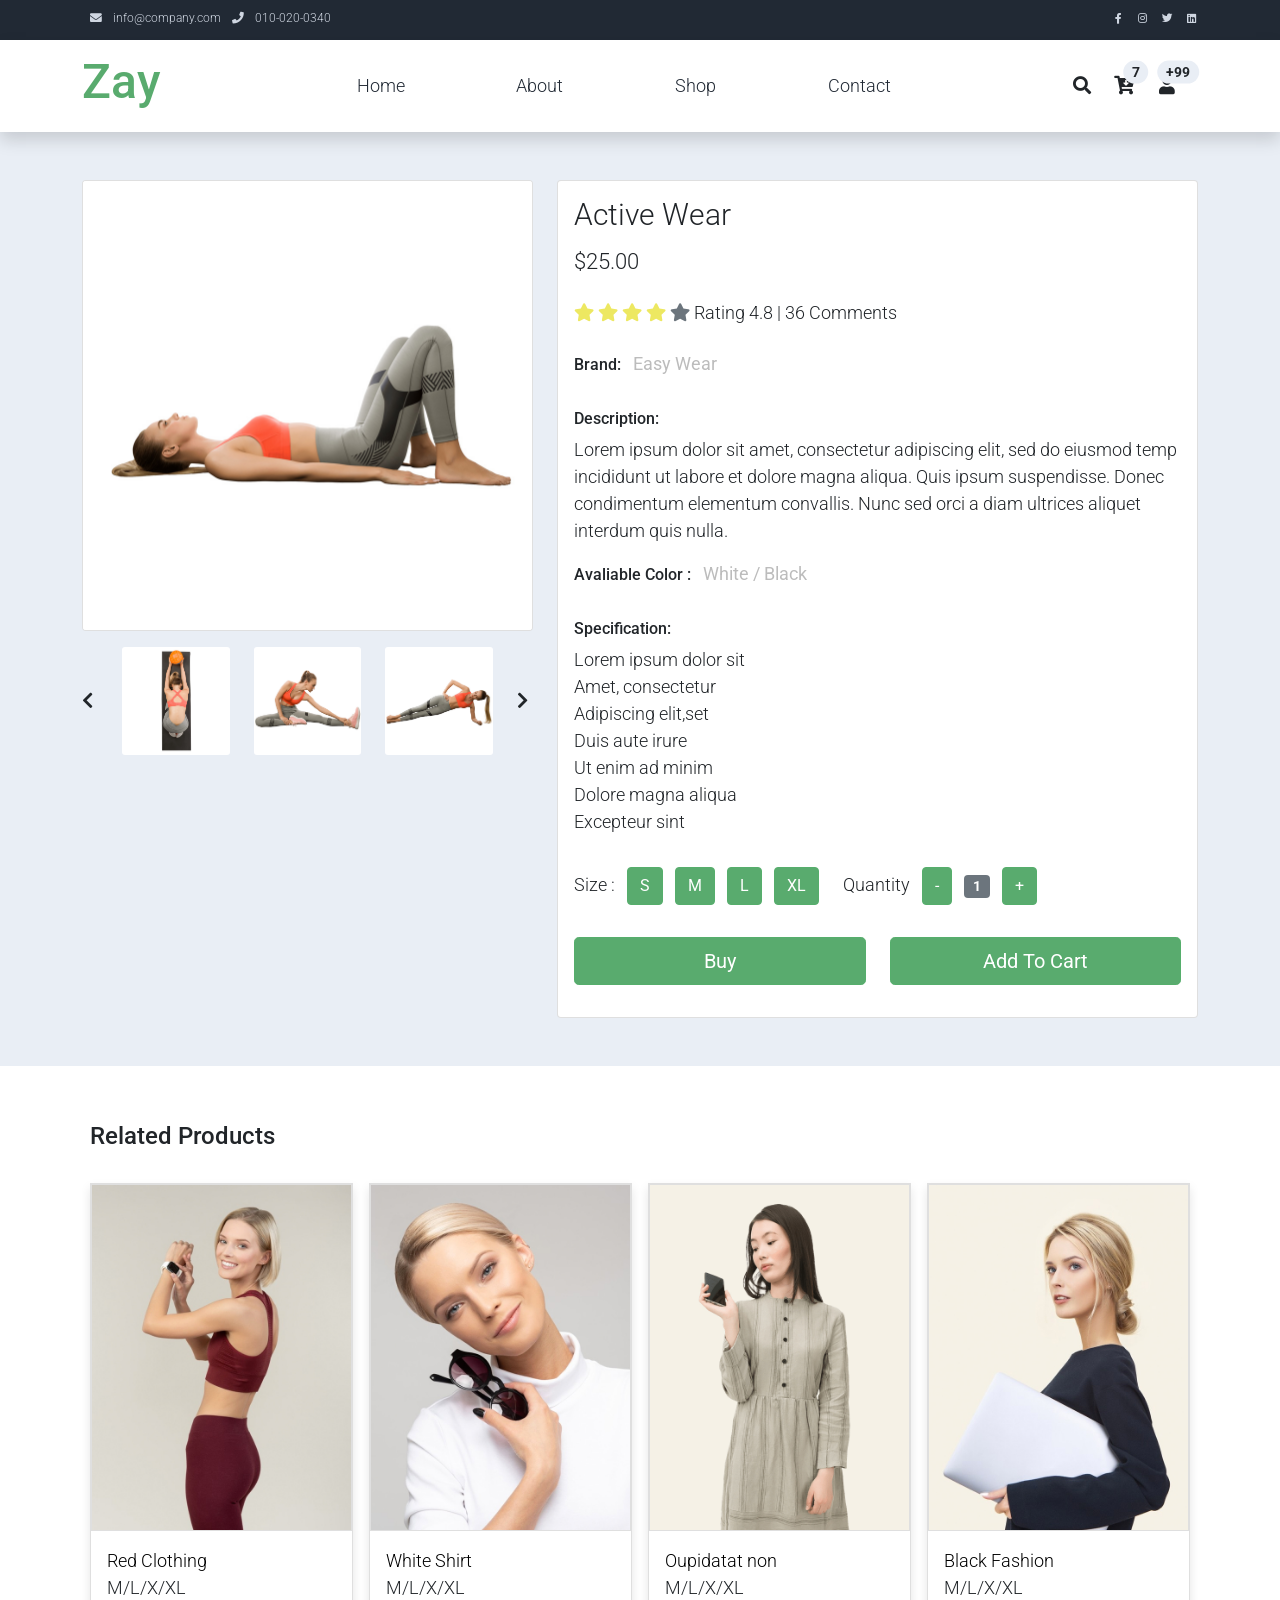
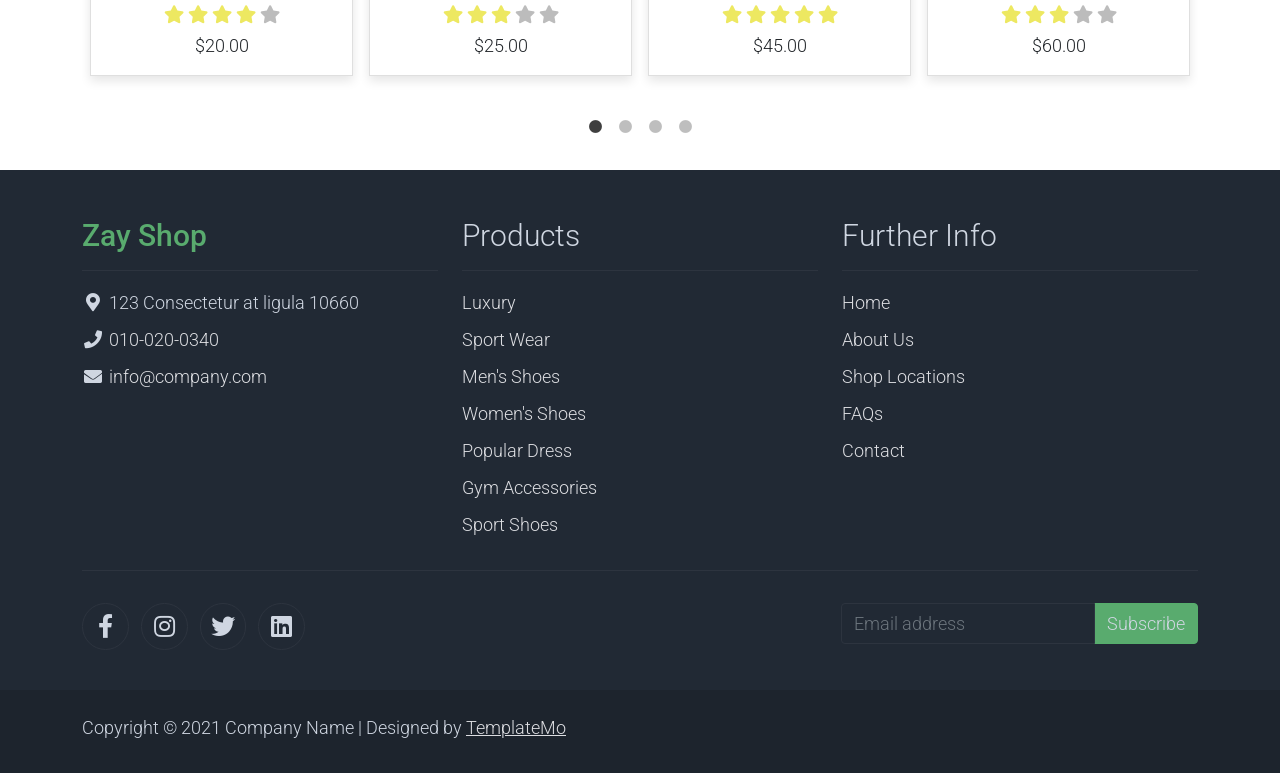
<file: shop-single.html>
<!DOCTYPE html>
<html lang="en">

<head>
    <title>Zay Shop - Product Detail Page</title>
    <meta charset="utf-8">
    <meta name="viewport" content="width=device-width, initial-scale=1">

    <link rel="apple-touch-icon" href="assets/img/apple-icon.png">
    <link rel="shortcut icon" type="image/x-icon" href="assets/img/favicon.ico">

    <link rel="stylesheet" href="assets/css/bootstrap.min.css">
    <link rel="stylesheet" href="assets/css/templatemo.css">
    <link rel="stylesheet" href="assets/css/custom.css">

    <!-- Load fonts style after rendering the layout styles -->
    <link rel="stylesheet" href="https://fonts.googleapis.com/css2?family=Roboto:wght@100;200;300;400;500;700;900&display=swap">
    <link rel="stylesheet" href="assets/css/fontawesome.min.css">

    <!-- Slick -->
    <link rel="stylesheet" type="text/css" href="assets/css/slick.min.css">
    <link rel="stylesheet" type="text/css" href="assets/css/slick-theme.css">

</head>

<body>
    <!-- Start Top Nav -->
    <nav class="navbar navbar-expand-lg bg-dark navbar-light d-none d-lg-block" id="templatemo_nav_top">
        <div class="container text-light">
            <div class="w-100 d-flex justify-content-between">
                <div>
                    <i class="fa fa-envelope mx-2"></i>
                    <a class="navbar-sm-brand text-light text-decoration-none" href="mailto:info@company.com">info@company.com</a>
                    <i class="fa fa-phone mx-2"></i>
                    <a class="navbar-sm-brand text-light text-decoration-none" href="tel:010-020-0340">010-020-0340</a>
                </div>
                <div>
                    <a class="text-light" href="https://fb.com/templatemo" target="_blank" rel="sponsored"><i class="fab fa-facebook-f fa-sm fa-fw me-2"></i></a>
                    <a class="text-light" href="https://www.instagram.com/" target="_blank"><i class="fab fa-instagram fa-sm fa-fw me-2"></i></a>
                    <a class="text-light" href="https://twitter.com/" target="_blank"><i class="fab fa-twitter fa-sm fa-fw me-2"></i></a>
                    <a class="text-light" href="https://www.linkedin.com/" target="_blank"><i class="fab fa-linkedin fa-sm fa-fw"></i></a>
                </div>
            </div>
        </div>
    </nav>
    <!-- Close Top Nav -->


    <!-- Header -->
    <nav class="navbar navbar-expand-lg navbar-light shadow">
        <div class="container d-flex justify-content-between align-items-center">

            <a class="navbar-brand text-success logo h1 align-self-center" href="index.html">
                Zay
            </a>

            <button class="navbar-toggler border-0" type="button" data-bs-toggle="collapse" data-bs-target="#templatemo_main_nav" aria-controls="navbarSupportedContent" aria-expanded="false" aria-label="Toggle navigation">
                <span class="navbar-toggler-icon"></span>
            </button>

            <div class="align-self-center collapse navbar-collapse flex-fill  d-lg-flex justify-content-lg-between" id="templatemo_main_nav">
                <div class="flex-fill">
                    <ul class="nav navbar-nav d-flex justify-content-between mx-lg-auto">
                        <li class="nav-item">
                            <a class="nav-link" href="index.html">Home</a>
                        </li>
                        <li class="nav-item">
                            <a class="nav-link" href="about.html">About</a>
                        </li>
                        <li class="nav-item">
                            <a class="nav-link" href="shop.html">Shop</a>
                        </li>
                        <li class="nav-item">
                            <a class="nav-link" href="contact.html">Contact</a>
                        </li>
                    </ul>
                </div>
                <div class="navbar align-self-center d-flex">
                    <div class="d-lg-none flex-sm-fill mt-3 mb-4 col-7 col-sm-auto pr-3">
                        <div class="input-group">
                            <input type="text" class="form-control" id="inputMobileSearch" placeholder="Search ...">
                            <div class="input-group-text">
                                <i class="fa fa-fw fa-search"></i>
                            </div>
                        </div>
                    </div>
                    <a class="nav-icon d-none d-lg-inline" href="#" data-bs-toggle="modal" data-bs-target="#templatemo_search">
                        <i class="fa fa-fw fa-search text-dark mr-2"></i>
                    </a>
                    <a class="nav-icon position-relative text-decoration-none" href="#">
                        <i class="fa fa-fw fa-cart-arrow-down text-dark mr-1"></i>
                        <span class="position-absolute top-0 left-100 translate-middle badge rounded-pill bg-light text-dark">7</span>
                    </a>
                    <a class="nav-icon position-relative text-decoration-none" href="#">
                        <i class="fa fa-fw fa-user text-dark mr-3"></i>
                        <span class="position-absolute top-0 left-100 translate-middle badge rounded-pill bg-light text-dark">+99</span>
                    </a>
                </div>
            </div>

        </div>
    </nav>
    <!-- Close Header -->

    <!-- Modal -->
    <div class="modal fade bg-white" id="templatemo_search" tabindex="-1" role="dialog" aria-labelledby="exampleModalLabel" aria-hidden="true">
        <div class="modal-dialog modal-lg" role="document">
            <div class="w-100 pt-1 mb-5 text-right">
                <button type="button" class="btn-close" data-bs-dismiss="modal" aria-label="Close"></button>
            </div>
            <form action="" method="get" class="modal-content modal-body border-0 p-0">
                <div class="input-group mb-2">
                    <input type="text" class="form-control" id="inputModalSearch" name="q" placeholder="Search ...">
                    <button type="submit" class="input-group-text bg-success text-light">
                        <i class="fa fa-fw fa-search text-white"></i>
                    </button>
                </div>
            </form>
        </div>
    </div>



    <!-- Open Content -->
    <section class="bg-light">
        <div class="container pb-5">
            <div class="row">
                <div class="col-lg-5 mt-5">
                    <div class="card mb-3">
                        <img class="card-img img-fluid" src="assets/img/product_single_10.jpg" alt="Card image cap" id="product-detail">
                    </div>
                    <div class="row">
                        <!--Start Controls-->
                        <div class="col-1 align-self-center">
                            <a href="#multi-item-example" role="button" data-bs-slide="prev">
                                <i class="text-dark fas fa-chevron-left"></i>
                                <span class="sr-only">Previous</span>
                            </a>
                        </div>
                        <!--End Controls-->
                        <!--Start Carousel Wrapper-->
                        <div id="multi-item-example" class="col-10 carousel slide carousel-multi-item" data-bs-ride="carousel">
                            <!--Start Slides-->
                            <div class="carousel-inner product-links-wap" role="listbox">

                                <!--First slide-->
                                <div class="carousel-item active">
                                    <div class="row">
                                        <div class="col-4">
                                            <a href="#">
                                                <img class="card-img img-fluid" src="assets/img/product_single_01.jpg" alt="Product Image 1">
                                            </a>
                                        </div>
                                        <div class="col-4">
                                            <a href="#">
                                                <img class="card-img img-fluid" src="assets/img/product_single_02.jpg" alt="Product Image 2">
                                            </a>
                                        </div>
                                        <div class="col-4">
                                            <a href="#">
                                                <img class="card-img img-fluid" src="assets/img/product_single_03.jpg" alt="Product Image 3">
                                            </a>
                                        </div>
                                    </div>
                                </div>
                                <!--/.First slide-->

                                <!--Second slide-->
                                <div class="carousel-item">
                                    <div class="row">
                                        <div class="col-4">
                                            <a href="#">
                                                <img class="card-img img-fluid" src="assets/img/product_single_04.jpg" alt="Product Image 4">
                                            </a>
                                        </div>
                                        <div class="col-4">
                                            <a href="#">
                                                <img class="card-img img-fluid" src="assets/img/product_single_05.jpg" alt="Product Image 5">
                                            </a>
                                        </div>
                                        <div class="col-4">
                                            <a href="#">
                                                <img class="card-img img-fluid" src="assets/img/product_single_06.jpg" alt="Product Image 6">
                                            </a>
                                        </div>
                                    </div>
                                </div>
                                <!--/.Second slide-->

                                <!--Third slide-->
                                <div class="carousel-item">
                                    <div class="row">
                                        <div class="col-4">
                                            <a href="#">
                                                <img class="card-img img-fluid" src="assets/img/product_single_07.jpg" alt="Product Image 7">
                                            </a>
                                        </div>
                                        <div class="col-4">
                                            <a href="#">
                                                <img class="card-img img-fluid" src="assets/img/product_single_08.jpg" alt="Product Image 8">
                                            </a>
                                        </div>
                                        <div class="col-4">
                                            <a href="#">
                                                <img class="card-img img-fluid" src="assets/img/product_single_09.jpg" alt="Product Image 9">
                                            </a>
                                        </div>
                                    </div>
                                </div>
                                <!--/.Third slide-->
                            </div>
                            <!--End Slides-->
                        </div>
                        <!--End Carousel Wrapper-->
                        <!--Start Controls-->
                        <div class="col-1 align-self-center">
                            <a href="#multi-item-example" role="button" data-bs-slide="next">
                                <i class="text-dark fas fa-chevron-right"></i>
                                <span class="sr-only">Next</span>
                            </a>
                        </div>
                        <!--End Controls-->
                    </div>
                </div>
                <!-- col end -->
                <div class="col-lg-7 mt-5">
                    <div class="card">
                        <div class="card-body">
                            <h1 class="h2">Active Wear</h1>
                            <p class="h3 py-2">$25.00</p>
                            <p class="py-2">
                                <i class="fa fa-star text-warning"></i>
                                <i class="fa fa-star text-warning"></i>
                                <i class="fa fa-star text-warning"></i>
                                <i class="fa fa-star text-warning"></i>
                                <i class="fa fa-star text-secondary"></i>
                                <span class="list-inline-item text-dark">Rating 4.8 | 36 Comments</span>
                            </p>
                            <ul class="list-inline">
                                <li class="list-inline-item">
                                    <h6>Brand:</h6>
                                </li>
                                <li class="list-inline-item">
                                    <p class="text-muted"><strong>Easy Wear</strong></p>
                                </li>
                            </ul>

                            <h6>Description:</h6>
                            <p>Lorem ipsum dolor sit amet, consectetur adipiscing elit, sed do eiusmod temp incididunt ut labore et dolore magna aliqua. Quis ipsum suspendisse. Donec condimentum elementum convallis. Nunc sed orci a diam ultrices aliquet interdum quis nulla.</p>
                            <ul class="list-inline">
                                <li class="list-inline-item">
                                    <h6>Avaliable Color :</h6>
                                </li>
                                <li class="list-inline-item">
                                    <p class="text-muted"><strong>White / Black</strong></p>
                                </li>
                            </ul>

                            <h6>Specification:</h6>
                            <ul class="list-unstyled pb-3">
                                <li>Lorem ipsum dolor sit</li>
                                <li>Amet, consectetur</li>
                                <li>Adipiscing elit,set</li>
                                <li>Duis aute irure</li>
                                <li>Ut enim ad minim</li>
                                <li>Dolore magna aliqua</li>
                                <li>Excepteur sint</li>
                            </ul>

                            <form action="" method="GET">
                                <input type="hidden" name="product-title" value="Activewear">
                                <div class="row">
                                    <div class="col-auto">
                                        <ul class="list-inline pb-3">
                                            <li class="list-inline-item">Size :
                                                <input type="hidden" name="product-size" id="product-size" value="S">
                                            </li>
                                            <li class="list-inline-item"><span class="btn btn-success btn-size">S</span></li>
                                            <li class="list-inline-item"><span class="btn btn-success btn-size">M</span></li>
                                            <li class="list-inline-item"><span class="btn btn-success btn-size">L</span></li>
                                            <li class="list-inline-item"><span class="btn btn-success btn-size">XL</span></li>
                                        </ul>
                                    </div>
                                    <div class="col-auto">
                                        <ul class="list-inline pb-3">
                                            <li class="list-inline-item text-right">
                                                Quantity
                                                <input type="hidden" name="product-quanity" id="product-quanity" value="1">
                                            </li>
                                            <li class="list-inline-item"><span class="btn btn-success" id="btn-minus">-</span></li>
                                            <li class="list-inline-item"><span class="badge bg-secondary" id="var-value">1</span></li>
                                            <li class="list-inline-item"><span class="btn btn-success" id="btn-plus">+</span></li>
                                        </ul>
                                    </div>
                                </div>
                                <div class="row pb-3">
                                    <div class="col d-grid">
                                        <button type="submit" class="btn btn-success btn-lg" name="submit" value="buy">Buy</button>
                                    </div>
                                    <div class="col d-grid">
                                        <button type="submit" class="btn btn-success btn-lg" name="submit" value="addtocard">Add To Cart</button>
                                    </div>
                                </div>
                            </form>

                        </div>
                    </div>
                </div>
            </div>
        </div>
    </section>
    <!-- Close Content -->

    <!-- Start Article -->
    <section class="py-5">
        <div class="container">
            <div class="row text-left p-2 pb-3">
                <h4>Related Products</h4>
            </div>

            <!--Start Carousel Wrapper-->
            <div id="carousel-related-product">

                <div class="p-2 pb-3">
                    <div class="product-wap card rounded-0">
                        <div class="card rounded-0">
                            <img class="card-img rounded-0 img-fluid" src="assets/img/shop_08.jpg">
                            <div class="card-img-overlay rounded-0 product-overlay d-flex align-items-center justify-content-center">
                                <ul class="list-unstyled">
                                    <li><a class="btn btn-success text-white" href="shop-single.html"><i class="far fa-heart"></i></a></li>
                                    <li><a class="btn btn-success text-white mt-2" href="shop-single.html"><i class="far fa-eye"></i></a></li>
                                    <li><a class="btn btn-success text-white mt-2" href="shop-single.html"><i class="fas fa-cart-plus"></i></a></li>
                                </ul>
                            </div>
                        </div>
                        <div class="card-body">
                            <a href="shop-single.html" class="h3 text-decoration-none">Red Clothing</a>
                            <ul class="w-100 list-unstyled d-flex justify-content-between mb-0">
                                <li>M/L/X/XL</li>
                                <li class="pt-2">
                                    <span class="product-color-dot color-dot-red float-left rounded-circle ml-1"></span>
                                    <span class="product-color-dot color-dot-blue float-left rounded-circle ml-1"></span>
                                    <span class="product-color-dot color-dot-black float-left rounded-circle ml-1"></span>
                                    <span class="product-color-dot color-dot-light float-left rounded-circle ml-1"></span>
                                    <span class="product-color-dot color-dot-green float-left rounded-circle ml-1"></span>
                                </li>
                            </ul>
                            <ul class="list-unstyled d-flex justify-content-center mb-1">
                                <li>
                                    <i class="text-warning fa fa-star"></i>
                                    <i class="text-warning fa fa-star"></i>
                                    <i class="text-warning fa fa-star"></i>
                                    <i class="text-warning fa fa-star"></i>
                                    <i class="text-muted fa fa-star"></i>
                                </li>
                            </ul>
                            <p class="text-center mb-0">$20.00</p>
                        </div>
                    </div>
                </div>

                <div class="p-2 pb-3">
                    <div class="product-wap card rounded-0">
                        <div class="card rounded-0">
                            <img class="card-img rounded-0 img-fluid" src="assets/img/shop_09.jpg">
                            <div class="card-img-overlay rounded-0 product-overlay d-flex align-items-center justify-content-center">
                                <ul class="list-unstyled">
                                    <li><a class="btn btn-success text-white" href="shop-single.html"><i class="far fa-heart"></i></a></li>
                                    <li><a class="btn btn-success text-white mt-2" href="shop-single.html"><i class="far fa-eye"></i></a></li>
                                    <li><a class="btn btn-success text-white mt-2" href="shop-single.html"><i class="fas fa-cart-plus"></i></a></li>
                                </ul>
                            </div>
                        </div>
                        <div class="card-body">
                            <a href="shop-single.html" class="h3 text-decoration-none">White Shirt</a>
                            <ul class="w-100 list-unstyled d-flex justify-content-between mb-0">
                                <li>M/L/X/XL</li>
                                <li class="pt-2">
                                    <span class="product-color-dot color-dot-red float-left rounded-circle ml-1"></span>
                                    <span class="product-color-dot color-dot-blue float-left rounded-circle ml-1"></span>
                                    <span class="product-color-dot color-dot-black float-left rounded-circle ml-1"></span>
                                    <span class="product-color-dot color-dot-light float-left rounded-circle ml-1"></span>
                                    <span class="product-color-dot color-dot-green float-left rounded-circle ml-1"></span>
                                </li>
                            </ul>
                            <ul class="list-unstyled d-flex justify-content-center mb-1">
                                <li>
                                    <i class="text-warning fa fa-star"></i>
                                    <i class="text-warning fa fa-star"></i>
                                    <i class="text-warning fa fa-star"></i>
                                    <i class="text-muted fa fa-star"></i>
                                    <i class="text-muted fa fa-star"></i>
                                </li>
                            </ul>
                            <p class="text-center mb-0">$25.00</p>
                        </div>
                    </div>
                </div>

                <div class="p-2 pb-3">
                    <div class="product-wap card rounded-0">
                        <div class="card rounded-0">
                            <img class="card-img rounded-0 img-fluid" src="assets/img/shop_10.jpg">
                            <div class="card-img-overlay rounded-0 product-overlay d-flex align-items-center justify-content-center">
                                <ul class="list-unstyled">
                                    <li><a class="btn btn-success text-white" href="shop-single.html"><i class="far fa-heart"></i></a></li>
                                    <li><a class="btn btn-success text-white mt-2" href="shop-single.html"><i class="far fa-eye"></i></a></li>
                                    <li><a class="btn btn-success text-white mt-2" href="shop-single.html"><i class="fas fa-cart-plus"></i></a></li>
                                </ul>
                            </div>
                        </div>
                        <div class="card-body">
                            <a href="shop-single.html" class="h3 text-decoration-none">Oupidatat non</a>
                            <ul class="w-100 list-unstyled d-flex justify-content-between mb-0">
                                <li>M/L/X/XL</li>
                                <li class="pt-2">
                                    <span class="product-color-dot color-dot-red float-left rounded-circle ml-1"></span>
                                    <span class="product-color-dot color-dot-blue float-left rounded-circle ml-1"></span>
                                    <span class="product-color-dot color-dot-black float-left rounded-circle ml-1"></span>
                                    <span class="product-color-dot color-dot-light float-left rounded-circle ml-1"></span>
                                    <span class="product-color-dot color-dot-green float-left rounded-circle ml-1"></span>
                                </li>
                            </ul>
                            <ul class="list-unstyled d-flex justify-content-center mb-1">
                                <li>
                                    <i class="text-warning fa fa-star"></i>
                                    <i class="text-warning fa fa-star"></i>
                                    <i class="text-warning fa fa-star"></i>
                                    <i class="text-warning fa fa-star"></i>
                                    <i class="text-warning fa fa-star"></i>
                                </li>
                            </ul>
                            <p class="text-center mb-0">$45.00</p>
                        </div>
                    </div>
                </div>

                <div class="p-2 pb-3">
                    <div class="product-wap card rounded-0">
                        <div class="card rounded-0">
                            <img class="card-img rounded-0 img-fluid" src="assets/img/shop_11.jpg">
                            <div class="card-img-overlay rounded-0 product-overlay d-flex align-items-center justify-content-center">
                                <ul class="list-unstyled">
                                    <li><a class="btn btn-success text-white" href="shop-single.html"><i class="far fa-heart"></i></a></li>
                                    <li><a class="btn btn-success text-white mt-2" href="shop-single.html"><i class="far fa-eye"></i></a></li>
                                    <li><a class="btn btn-success text-white mt-2" href="shop-single.html"><i class="fas fa-cart-plus"></i></a></li>
                                </ul>
                            </div>
                        </div>
                        <div class="card-body">
                            <a href="shop-single.html" class="h3 text-decoration-none">Black Fashion</a>
                            <ul class="w-100 list-unstyled d-flex justify-content-between mb-0">
                                <li>M/L/X/XL</li>
                                <li class="pt-2">
                                    <span class="product-color-dot color-dot-red float-left rounded-circle ml-1"></span>
                                    <span class="product-color-dot color-dot-blue float-left rounded-circle ml-1"></span>
                                    <span class="product-color-dot color-dot-black float-left rounded-circle ml-1"></span>
                                    <span class="product-color-dot color-dot-light float-left rounded-circle ml-1"></span>
                                    <span class="product-color-dot color-dot-green float-left rounded-circle ml-1"></span>
                                </li>
                            </ul>
                            <ul class="list-unstyled d-flex justify-content-center mb-1">
                                <li>
                                    <i class="text-warning fa fa-star"></i>
                                    <i class="text-warning fa fa-star"></i>
                                    <i class="text-warning fa fa-star"></i>
                                    <i class="text-muted fa fa-star"></i>
                                    <i class="text-muted fa fa-star"></i>
                                </li>
                            </ul>
                            <p class="text-center mb-0">$60.00</p>
                        </div>
                    </div>
                </div>

                <div class="p-2 pb-3">
                    <div class="product-wap card rounded-0">
                        <div class="card rounded-0">
                            <img class="card-img rounded-0 img-fluid" src="assets/img/shop_08.jpg">
                            <div class="card-img-overlay rounded-0 product-overlay d-flex align-items-center justify-content-center">
                                <ul class="list-unstyled">
                                    <li><a class="btn btn-success text-white" href="shop-single.html"><i class="far fa-heart"></i></a></li>
                                    <li><a class="btn btn-success text-white mt-2" href="shop-single.html"><i class="far fa-eye"></i></a></li>
                                    <li><a class="btn btn-success text-white mt-2" href="shop-single.html"><i class="fas fa-cart-plus"></i></a></li>
                                </ul>
                            </div>
                        </div>
                        <div class="card-body">
                            <a href="shop-single.html" class="h3 text-decoration-none">Oupidatat non</a>
                            <ul class="w-100 list-unstyled d-flex justify-content-between mb-0">
                                <li class="">M/L/X/XL</li>
                                <li class="pt-2">
                                    <span class="product-color-dot color-dot-red float-left rounded-circle ml-1"></span>
                                    <span class="product-color-dot color-dot-blue float-left rounded-circle ml-1"></span>
                                    <span class="product-color-dot color-dot-black float-left rounded-circle ml-1"></span>
                                    <span class="product-color-dot color-dot-light float-left rounded-circle ml-1"></span>
                                    <span class="product-color-dot color-dot-green float-left rounded-circle ml-1"></span>
                                </li>
                            </ul>
                            <ul class="list-unstyled d-flex justify-content-center mb-1">
                                <li>
                                    <i class="text-warning fa fa-star"></i>
                                    <i class="text-warning fa fa-star"></i>
                                    <i class="text-warning fa fa-star"></i>
                                    <i class="text-muted fa fa-star"></i>
                                    <i class="text-muted fa fa-star"></i>
                                </li>
                            </ul>
                            <p class="text-center mb-0">$80.00</p>
                        </div>
                    </div>
                </div>

                <div class="p-2 pb-3">
                    <div class="product-wap card rounded-0">
                        <div class="card rounded-0">
                            <img class="card-img rounded-0 img-fluid" src="assets/img/shop_09.jpg">
                            <div class="card-img-overlay rounded-0 product-overlay d-flex align-items-center justify-content-center">
                                <ul class="list-unstyled">
                                    <li><a class="btn btn-success text-white" href="shop-single.html"><i class="far fa-heart"></i></a></li>
                                    <li><a class="btn btn-success text-white mt-2" href="shop-single.html"><i class="far fa-eye"></i></a></li>
                                    <li><a class="btn btn-success text-white mt-2" href="shop-single.html"><i class="fas fa-cart-plus"></i></a></li>
                                </ul>
                            </div>
                        </div>
                        <div class="card-body">
                            <a href="shop-single.html" class="h3 text-decoration-none">Oupidatat non</a>
                            <ul class="w-100 list-unstyled d-flex justify-content-between mb-0">
                                <li>M/L/X/XL</li>
                                <li class="pt-2">
                                    <span class="product-color-dot color-dot-red float-left rounded-circle ml-1"></span>
                                    <span class="product-color-dot color-dot-blue float-left rounded-circle ml-1"></span>
                                    <span class="product-color-dot color-dot-black float-left rounded-circle ml-1"></span>
                                    <span class="product-color-dot color-dot-light float-left rounded-circle ml-1"></span>
                                    <span class="product-color-dot color-dot-green float-left rounded-circle ml-1"></span>
                                </li>
                            </ul>
                            <ul class="list-unstyled d-flex justify-content-center mb-1">
                                <li>
                                    <i class="text-warning fa fa-star"></i>
                                    <i class="text-warning fa fa-star"></i>
                                    <i class="text-warning fa fa-star"></i>
                                    <i class="text-muted fa fa-star"></i>
                                    <i class="text-muted fa fa-star"></i>
                                </li>
                            </ul>
                            <p class="text-center mb-0">$110.00</p>
                        </div>
                    </div>
                </div>

                <div class="p-2 pb-3">
                    <div class="product-wap card rounded-0">
                        <div class="card rounded-0">
                            <img class="card-img rounded-0 img-fluid" src="assets/img/shop_10.jpg">
                            <div class="card-img-overlay rounded-0 product-overlay d-flex align-items-center justify-content-center">
                                <ul class="list-unstyled">
                                    <li><a class="btn btn-success text-white" href="shop-single.html"><i class="far fa-heart"></i></a></li>
                                    <li><a class="btn btn-success text-white mt-2" href="shop-single.html"><i class="far fa-eye"></i></a></li>
                                    <li><a class="btn btn-success text-white mt-2" href="shop-single.html"><i class="fas fa-cart-plus"></i></a></li>
                                </ul>
                            </div>
                        </div>
                        <div class="card-body">
                            <a href="shop-single.html" class="h3 text-decoration-none">Oupidatat non</a>
                            <ul class="w-100 list-unstyled d-flex justify-content-between mb-0">
                                <li>M/L/X/XL</li>
                                <li class="pt-2">
                                    <span class="product-color-dot color-dot-red float-left rounded-circle ml-1"></span>
                                    <span class="product-color-dot color-dot-blue float-left rounded-circle ml-1"></span>
                                    <span class="product-color-dot color-dot-black float-left rounded-circle ml-1"></span>
                                    <span class="product-color-dot color-dot-light float-left rounded-circle ml-1"></span>
                                    <span class="product-color-dot color-dot-green float-left rounded-circle ml-1"></span>
                                </li>
                            </ul>
                            <ul class="list-unstyled d-flex justify-content-center mb-1">
                                <li>
                                    <i class="text-warning fa fa-star"></i>
                                    <i class="text-warning fa fa-star"></i>
                                    <i class="text-warning fa fa-star"></i>
                                    <i class="text-muted fa fa-star"></i>
                                    <i class="text-muted fa fa-star"></i>
                                </li>
                            </ul>
                            <p class="text-center mb-0">$125.00</p>
                        </div>
                    </div>
                </div>

                <div class="p-2 pb-3">
                    <div class="product-wap card rounded-0">
                        <div class="card rounded-0">
                            <img class="card-img rounded-0 img-fluid" src="assets/img/shop_11.jpg">
                            <div class="card-img-overlay rounded-0 product-overlay d-flex align-items-center justify-content-center">
                                <ul class="list-unstyled">
                                    <li><a class="btn btn-success text-white" href="shop-single.html"><i class="far fa-heart"></i></a></li>
                                    <li><a class="btn btn-success text-white mt-2" href="shop-single.html"><i class="far fa-eye"></i></a></li>
                                    <li><a class="btn btn-success text-white mt-2" href="shop-single.html"><i class="fas fa-cart-plus"></i></a></li>
                                </ul>
                            </div>
                        </div>
                        <div class="card-body">
                            <a href="shop-single.html" class="h3 text-decoration-none">Oupidatat non</a>
                            <ul class="w-100 list-unstyled d-flex justify-content-between mb-0">
                                <li>M/L/X/XL</li>
                                <li class="pt-2">
                                    <span class="product-color-dot color-dot-red float-left rounded-circle ml-1"></span>
                                    <span class="product-color-dot color-dot-blue float-left rounded-circle ml-1"></span>
                                    <span class="product-color-dot color-dot-black float-left rounded-circle ml-1"></span>
                                    <span class="product-color-dot color-dot-light float-left rounded-circle ml-1"></span>
                                    <span class="product-color-dot color-dot-green float-left rounded-circle ml-1"></span>
                                </li>
                            </ul>
                            <ul class="list-unstyled d-flex justify-content-center mb-1">
                                <li>
                                    <i class="text-warning fa fa-star"></i>
                                    <i class="text-warning fa fa-star"></i>
                                    <i class="text-warning fa fa-star"></i>
                                    <i class="text-muted fa fa-star"></i>
                                    <i class="text-muted fa fa-star"></i>
                                </li>
                            </ul>
                            <p class="text-center mb-0">$160.00</p>
                        </div>
                    </div>
                </div>

                <div class="p-2 pb-3">
                    <div class="product-wap card rounded-0">
                        <div class="card rounded-0">
                            <img class="card-img rounded-0 img-fluid" src="assets/img/shop_08.jpg">
                            <div class="card-img-overlay rounded-0 product-overlay d-flex align-items-center justify-content-center">
                                <ul class="list-unstyled">
                                    <li><a class="btn btn-success text-white" href="shop-single.html"><i class="far fa-heart"></i></a></li>
                                    <li><a class="btn btn-success text-white mt-2" href="shop-single.html"><i class="far fa-eye"></i></a></li>
                                    <li><a class="btn btn-success text-white mt-2" href="shop-single.html"><i class="fas fa-cart-plus"></i></a></li>
                                </ul>
                            </div>
                        </div>
                        <div class="card-body">
                            <a href="shop-single.html" class="h3 text-decoration-none">Oupidatat non</a>
                            <ul class="w-100 list-unstyled d-flex justify-content-between mb-0">
                                <li>M/L/X/XL</li>
                                <li class="pt-2">
                                    <span class="product-color-dot color-dot-red float-left rounded-circle ml-1"></span>
                                    <span class="product-color-dot color-dot-blue float-left rounded-circle ml-1"></span>
                                    <span class="product-color-dot color-dot-black float-left rounded-circle ml-1"></span>
                                    <span class="product-color-dot color-dot-light float-left rounded-circle ml-1"></span>
                                    <span class="product-color-dot color-dot-green float-left rounded-circle ml-1"></span>
                                </li>
                            </ul>
                            <ul class="list-unstyled d-flex justify-content-center mb-1">
                                <li>
                                    <i class="text-warning fa fa-star"></i>
                                    <i class="text-warning fa fa-star"></i>
                                    <i class="text-warning fa fa-star"></i>
                                    <i class="text-muted fa fa-star"></i>
                                    <i class="text-muted fa fa-star"></i>
                                </li>
                            </ul>
                            <p class="text-center mb-0">$180.00</p>
                        </div>
                    </div>
                </div>

                <div class="p-2 pb-3">
                    <div class="product-wap card rounded-0">
                        <div class="card rounded-0">
                            <img class="card-img rounded-0 img-fluid" src="assets/img/shop_09.jpg">
                            <div class="card-img-overlay rounded-0 product-overlay d-flex align-items-center justify-content-center">
                                <ul class="list-unstyled">
                                    <li><a class="btn btn-success text-white" href="shop-single.html"><i class="far fa-heart"></i></a></li>
                                    <li><a class="btn btn-success text-white mt-2" href="shop-single.html"><i class="far fa-eye"></i></a></li>
                                    <li><a class="btn btn-success text-white mt-2" href="shop-single.html"><i class="fas fa-cart-plus"></i></a></li>
                                </ul>
                            </div>
                        </div>
                        <div class="card-body">
                            <a href="shop-single.html" class="h3 text-decoration-none">Oupidatat non</a>
                            <ul class="w-100 list-unstyled d-flex justify-content-between mb-0">
                                <li>M/L/X/XL</li>
                                <li class="pt-2">
                                    <span class="product-color-dot color-dot-red float-left rounded-circle ml-1"></span>
                                    <span class="product-color-dot color-dot-blue float-left rounded-circle ml-1"></span>
                                    <span class="product-color-dot color-dot-black float-left rounded-circle ml-1"></span>
                                    <span class="product-color-dot color-dot-light float-left rounded-circle ml-1"></span>
                                    <span class="product-color-dot color-dot-green float-left rounded-circle ml-1"></span>
                                </li>
                            </ul>
                            <ul class="list-unstyled d-flex justify-content-center mb-1">
                                <li>
                                    <i class="text-warning fa fa-star"></i>
                                    <i class="text-warning fa fa-star"></i>
                                    <i class="text-warning fa fa-star"></i>
                                    <i class="text-muted fa fa-star"></i>
                                    <i class="text-muted fa fa-star"></i>
                                </li>
                            </ul>
                            <p class="text-center mb-0">$220.00</p>
                        </div>
                    </div>
                </div>

                <div class="p-2 pb-3">
                    <div class="product-wap card rounded-0">
                        <div class="card rounded-0">
                            <img class="card-img rounded-0 img-fluid" src="assets/img/shop_10.jpg">
                            <div class="card-img-overlay rounded-0 product-overlay d-flex align-items-center justify-content-center">
                                <ul class="list-unstyled">
                                    <li><a class="btn btn-success text-white" href="shop-single.html"><i class="far fa-heart"></i></a></li>
                                    <li><a class="btn btn-success text-white mt-2" href="shop-single.html"><i class="far fa-eye"></i></a></li>
                                    <li><a class="btn btn-success text-white mt-2" href="shop-single.html"><i class="fas fa-cart-plus"></i></a></li>
                                </ul>
                            </div>
                        </div>
                        <div class="card-body">
                            <a href="shop-single.html" class="h3 text-decoration-none">Oupidatat non</a>
                            <ul class="w-100 list-unstyled d-flex justify-content-between mb-0">
                                <li>M/L/X/XL</li>
                                <li class="pt-2">
                                    <span class="product-color-dot color-dot-red float-left rounded-circle ml-1"></span>
                                    <span class="product-color-dot color-dot-blue float-left rounded-circle ml-1"></span>
                                    <span class="product-color-dot color-dot-black float-left rounded-circle ml-1"></span>
                                    <span class="product-color-dot color-dot-light float-left rounded-circle ml-1"></span>
                                    <span class="product-color-dot color-dot-green float-left rounded-circle ml-1"></span>
                                </li>
                            </ul>
                            <ul class="list-unstyled d-flex justify-content-center mb-1">
                                <li>
                                    <i class="text-warning fa fa-star"></i>
                                    <i class="text-warning fa fa-star"></i>
                                    <i class="text-warning fa fa-star"></i>
                                    <i class="text-muted fa fa-star"></i>
                                    <i class="text-muted fa fa-star"></i>
                                </li>
                            </ul>
                            <p class="text-center mb-0">$250.00</p>
                        </div>
                    </div>
                </div>

                <div class="p-2 pb-3">
                    <div class="product-wap card rounded-0">
                        <div class="card rounded-0">
                            <img class="card-img rounded-0 img-fluid" src="assets/img/shop_11.jpg">
                            <div class="card-img-overlay rounded-0 product-overlay d-flex align-items-center justify-content-center">
                                <ul class="list-unstyled">
                                    <li><a class="btn btn-success text-white" href="shop-single.html"><i class="far fa-heart"></i></a></li>
                                    <li><a class="btn btn-success text-white mt-2" href="shop-single.html"><i class="far fa-eye"></i></a></li>
                                    <li><a class="btn btn-success text-white mt-2" href="shop-single.html"><i class="fas fa-cart-plus"></i></a></li>
                                </ul>
                            </div>
                        </div>
                        <div class="card-body">
                            <a href="shop-single.html" class="h3 text-decoration-none">Oupidatat non</a>
                            <ul class="w-100 list-unstyled d-flex justify-content-between mb-0">
                                <li>M/L/X/XL</li>
                                <li class="pt-2">
                                    <span class="product-color-dot color-dot-red float-left rounded-circle ml-1"></span>
                                    <span class="product-color-dot color-dot-blue float-left rounded-circle ml-1"></span>
                                    <span class="product-color-dot color-dot-black float-left rounded-circle ml-1"></span>
                                    <span class="product-color-dot color-dot-light float-left rounded-circle ml-1"></span>
                                    <span class="product-color-dot color-dot-green float-left rounded-circle ml-1"></span>
                                </li>
                            </ul>
                            <ul class="list-unstyled d-flex justify-content-center mb-1">
                                <li>
                                    <i class="text-warning fa fa-star"></i>
                                    <i class="text-warning fa fa-star"></i>
                                    <i class="text-warning fa fa-star"></i>
                                    <i class="text-muted fa fa-star"></i>
                                    <i class="text-muted fa fa-star"></i>
                                </li>
                            </ul>
                            <p class="text-center mb-0">$300.00</p>
                        </div>
                    </div>
                </div>

            </div>


        </div>
    </section>
    <!-- End Article -->


    <!-- Start Footer -->
    <footer class="bg-dark" id="tempaltemo_footer">
        <div class="container">
            <div class="row">

                <div class="col-md-4 pt-5">
                    <h2 class="h2 text-success border-bottom pb-3 border-light logo">Zay Shop</h2>
                    <ul class="list-unstyled text-light footer-link-list">
                        <li>
                            <i class="fas fa-map-marker-alt fa-fw"></i>
                            123 Consectetur at ligula 10660
                        </li>
                        <li>
                            <i class="fa fa-phone fa-fw"></i>
                            <a class="text-decoration-none" href="tel:010-020-0340">010-020-0340</a>
                        </li>
                        <li>
                            <i class="fa fa-envelope fa-fw"></i>
                            <a class="text-decoration-none" href="mailto:info@company.com">info@company.com</a>
                        </li>
                    </ul>
                </div>

                <div class="col-md-4 pt-5">
                    <h2 class="h2 text-light border-bottom pb-3 border-light">Products</h2>
                    <ul class="list-unstyled text-light footer-link-list">
                        <li><a class="text-decoration-none" href="#">Luxury</a></li>
                        <li><a class="text-decoration-none" href="#">Sport Wear</a></li>
                        <li><a class="text-decoration-none" href="#">Men's Shoes</a></li>
                        <li><a class="text-decoration-none" href="#">Women's Shoes</a></li>
                        <li><a class="text-decoration-none" href="#">Popular Dress</a></li>
                        <li><a class="text-decoration-none" href="#">Gym Accessories</a></li>
                        <li><a class="text-decoration-none" href="#">Sport Shoes</a></li>
                    </ul>
                </div>

                <div class="col-md-4 pt-5">
                    <h2 class="h2 text-light border-bottom pb-3 border-light">Further Info</h2>
                    <ul class="list-unstyled text-light footer-link-list">
                        <li><a class="text-decoration-none" href="#">Home</a></li>
                        <li><a class="text-decoration-none" href="#">About Us</a></li>
                        <li><a class="text-decoration-none" href="#">Shop Locations</a></li>
                        <li><a class="text-decoration-none" href="#">FAQs</a></li>
                        <li><a class="text-decoration-none" href="#">Contact</a></li>
                    </ul>
                </div>

            </div>

            <div class="row text-light mb-4">
                <div class="col-12 mb-3">
                    <div class="w-100 my-3 border-top border-light"></div>
                </div>
                <div class="col-auto me-auto">
                    <ul class="list-inline text-left footer-icons">
                        <li class="list-inline-item border border-light rounded-circle text-center">
                            <a class="text-light text-decoration-none" target="_blank" href="http://facebook.com/"><i class="fab fa-facebook-f fa-lg fa-fw"></i></a>
                        </li>
                        <li class="list-inline-item border border-light rounded-circle text-center">
                            <a class="text-light text-decoration-none" target="_blank" href="https://www.instagram.com/"><i class="fab fa-instagram fa-lg fa-fw"></i></a>
                        </li>
                        <li class="list-inline-item border border-light rounded-circle text-center">
                            <a class="text-light text-decoration-none" target="_blank" href="https://twitter.com/"><i class="fab fa-twitter fa-lg fa-fw"></i></a>
                        </li>
                        <li class="list-inline-item border border-light rounded-circle text-center">
                            <a class="text-light text-decoration-none" target="_blank" href="https://www.linkedin.com/"><i class="fab fa-linkedin fa-lg fa-fw"></i></a>
                        </li>
                    </ul>
                </div>
                <div class="col-auto">
                    <label class="sr-only" for="subscribeEmail">Email address</label>
                    <div class="input-group mb-2">
                        <input type="text" class="form-control bg-dark border-light" id="subscribeEmail" placeholder="Email address">
                        <div class="input-group-text btn-success text-light">Subscribe</div>
                    </div>
                </div>
            </div>
        </div>

        <div class="w-100 bg-black py-3">
            <div class="container">
                <div class="row pt-2">
                    <div class="col-12">
                        <p class="text-left text-light">
                            Copyright &copy; 2021 Company Name 
                            | Designed by <a rel="sponsored" href="https://templatemo.com" target="_blank">TemplateMo</a>
                        </p>
                    </div>
                </div>
            </div>
        </div>

    </footer>
    <!-- End Footer -->

    <!-- Start Script -->
    <script src="assets/js/jquery-1.11.0.min.js"></script>
    <script src="assets/js/jquery-migrate-1.2.1.min.js"></script>
    <script src="assets/js/bootstrap.bundle.min.js"></script>
    <script src="assets/js/templatemo.js"></script>
    <script src="assets/js/custom.js"></script>
    <!-- End Script -->

    <!-- Start Slider Script -->
    <script src="assets/js/slick.min.js"></script>
    <script>
        $('#carousel-related-product').slick({
            infinite: true,
            arrows: false,
            slidesToShow: 4,
            slidesToScroll: 3,
            dots: true,
            responsive: [{
                    breakpoint: 1024,
                    settings: {
                        slidesToShow: 3,
                        slidesToScroll: 3
                    }
                },
                {
                    breakpoint: 600,
                    settings: {
                        slidesToShow: 2,
                        slidesToScroll: 3
                    }
                },
                {
                    breakpoint: 480,
                    settings: {
                        slidesToShow: 2,
                        slidesToScroll: 3
                    }
                }
            ]
        });
    </script>
    <!-- End Slider Script -->

</body>

</html>
</file>
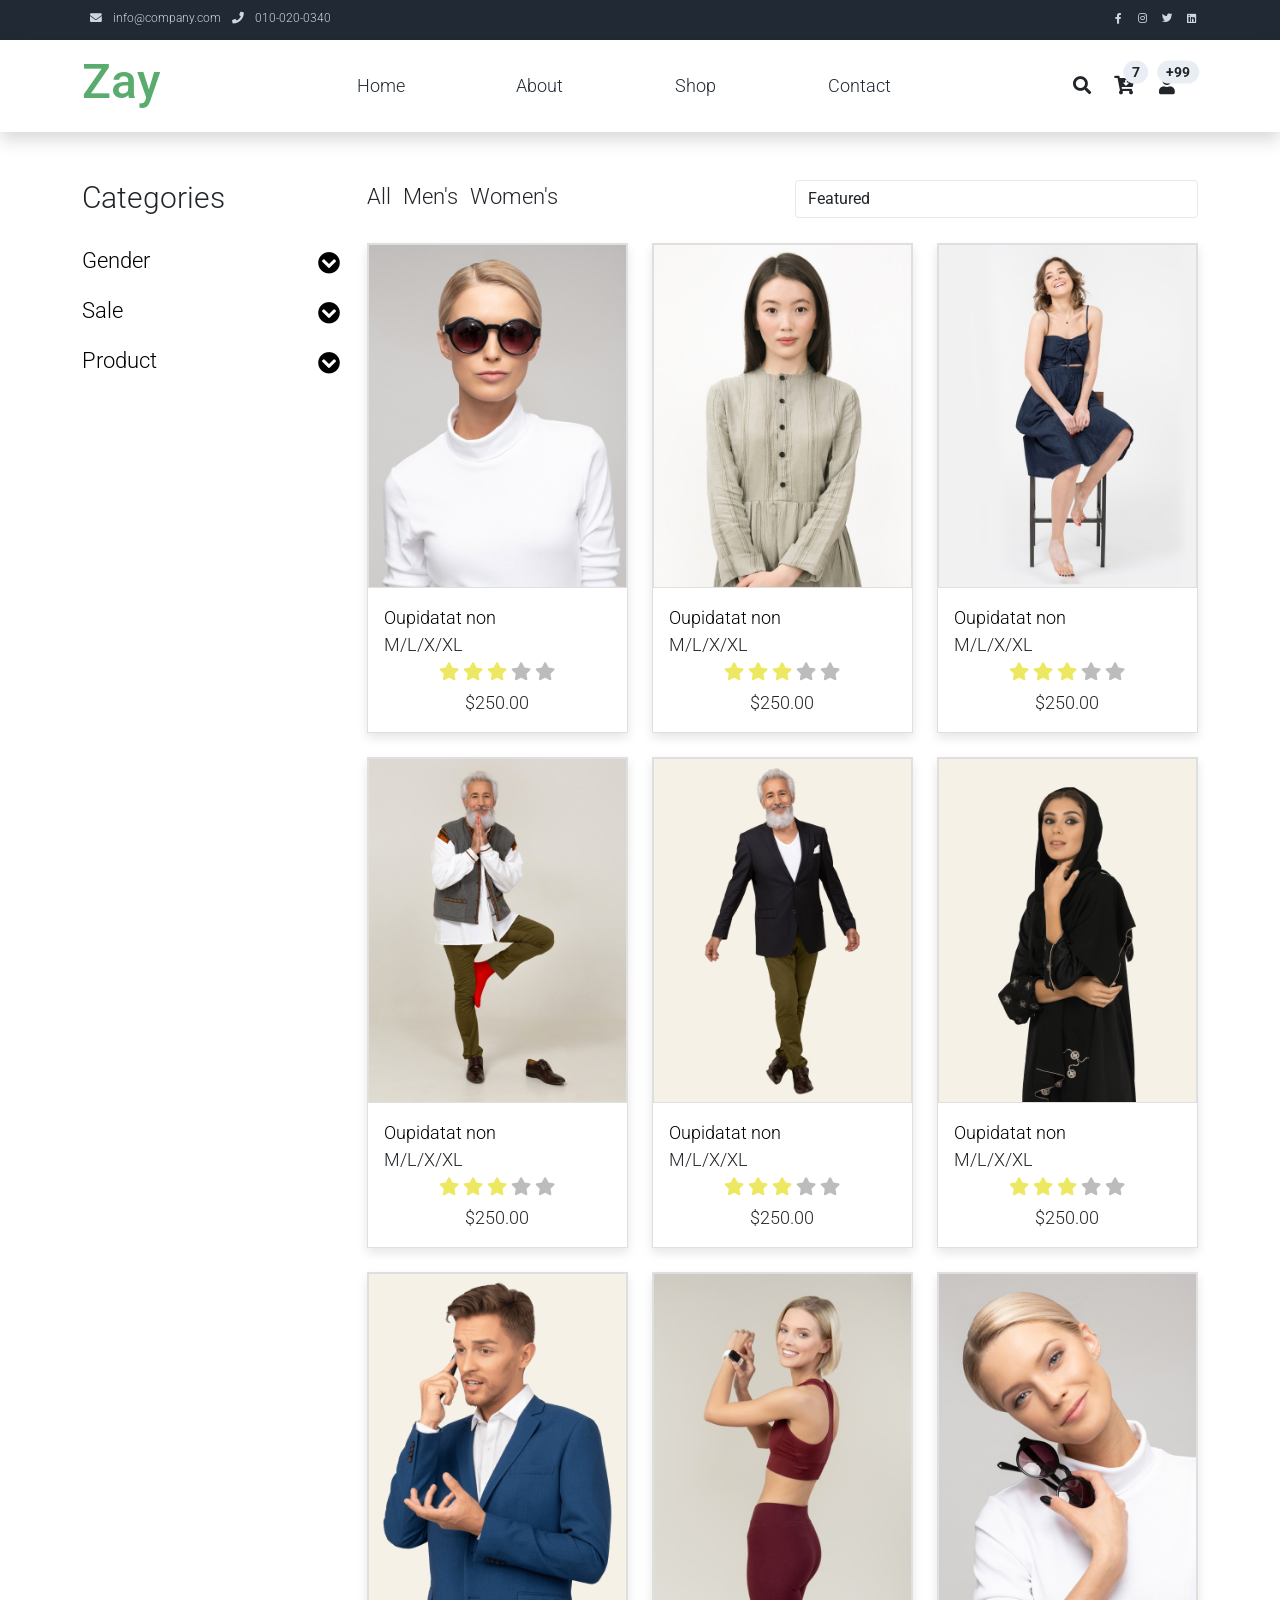
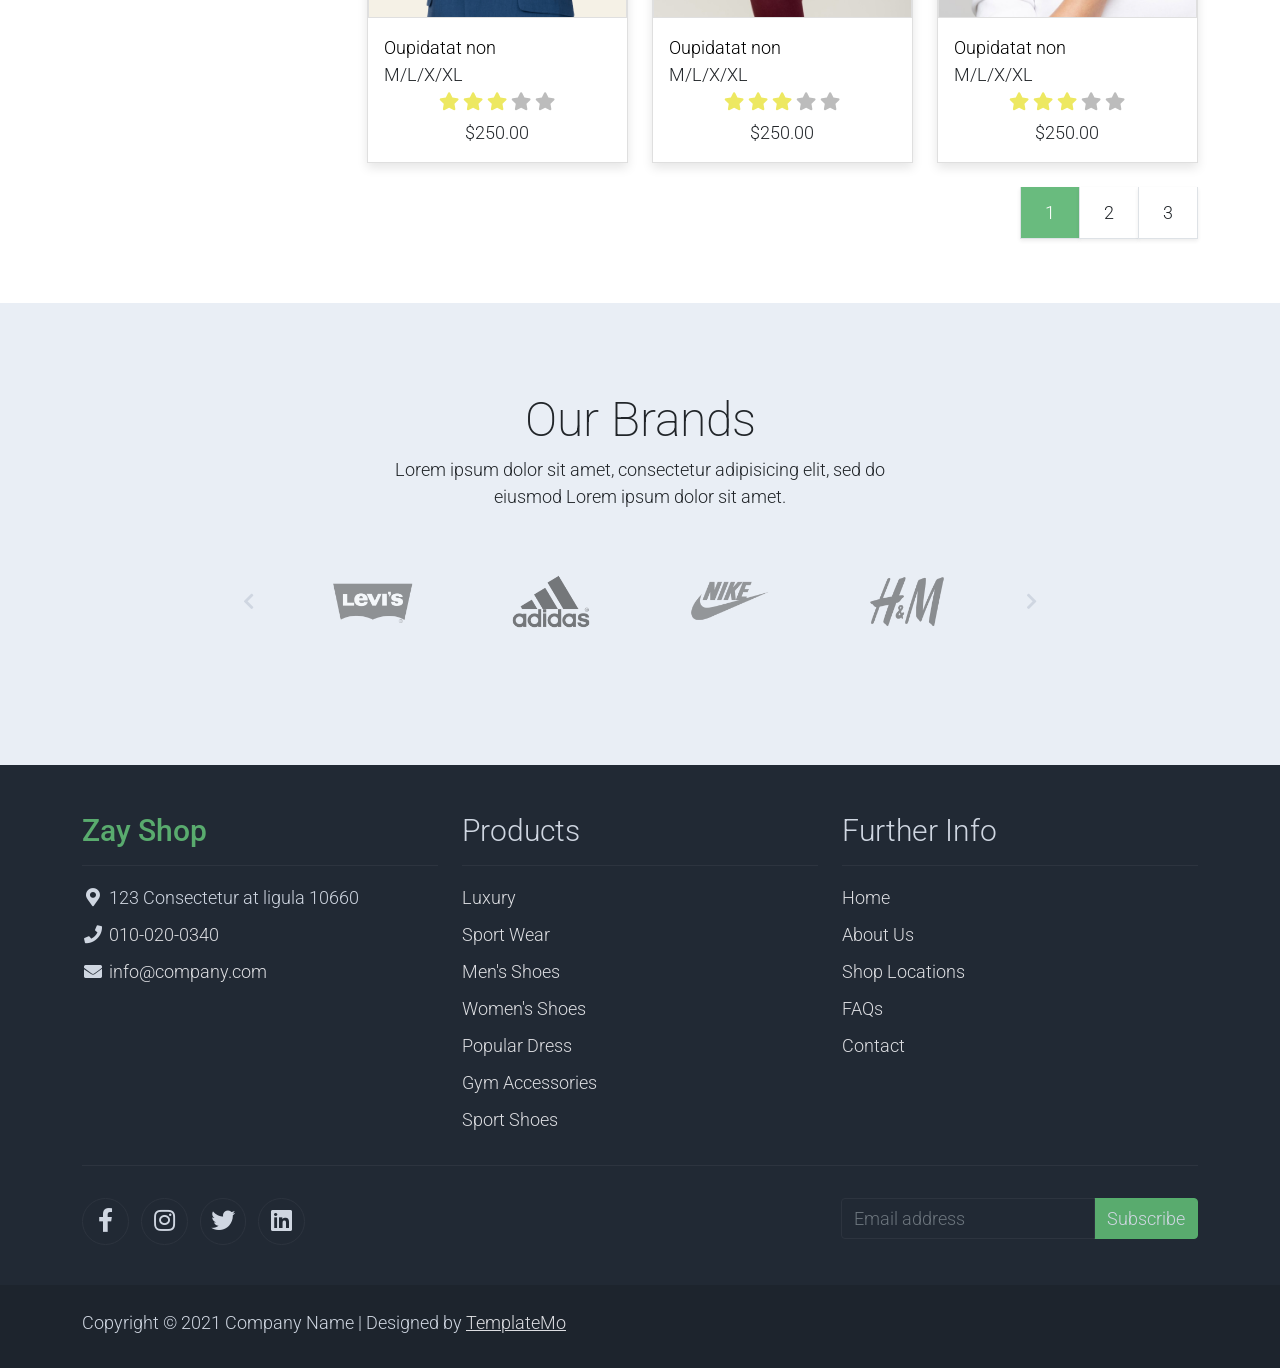
<file: shop.html>
<!DOCTYPE html>
<html lang="en">

<head>
    <title>Zay Shop - Product Listing Page</title>
    <meta charset="utf-8">
    <meta name="viewport" content="width=device-width, initial-scale=1">

    <link rel="apple-touch-icon" href="assets/img/apple-icon.png">
    <link rel="shortcut icon" type="image/x-icon" href="assets/img/favicon.ico">

    <link rel="stylesheet" href="assets/css/bootstrap.min.css">
    <link rel="stylesheet" href="assets/css/templatemo.css">
    <link rel="stylesheet" href="assets/css/custom.css">

    <!-- Load fonts style after rendering the layout styles -->
    <link rel="stylesheet" href="https://fonts.googleapis.com/css2?family=Roboto:wght@100;200;300;400;500;700;900&display=swap">
    <link rel="stylesheet" href="assets/css/fontawesome.min.css">

</head>

<body>
    <!-- Start Top Nav -->
    <nav class="navbar navbar-expand-lg bg-dark navbar-light d-none d-lg-block" id="templatemo_nav_top">
        <div class="container text-light">
            <div class="w-100 d-flex justify-content-between">
                <div>
                    <i class="fa fa-envelope mx-2"></i>
                    <a class="navbar-sm-brand text-light text-decoration-none" href="mailto:info@company.com">info@company.com</a>
                    <i class="fa fa-phone mx-2"></i>
                    <a class="navbar-sm-brand text-light text-decoration-none" href="tel:010-020-0340">010-020-0340</a>
                </div>
                <div>
                    <a class="text-light" href="https://fb.com/templatemo" target="_blank" rel="sponsored"><i class="fab fa-facebook-f fa-sm fa-fw me-2"></i></a>
                    <a class="text-light" href="https://www.instagram.com/" target="_blank"><i class="fab fa-instagram fa-sm fa-fw me-2"></i></a>
                    <a class="text-light" href="https://twitter.com/" target="_blank"><i class="fab fa-twitter fa-sm fa-fw me-2"></i></a>
                    <a class="text-light" href="https://www.linkedin.com/" target="_blank"><i class="fab fa-linkedin fa-sm fa-fw"></i></a>
                </div>
            </div>
        </div>
    </nav>
    <!-- Close Top Nav -->


    <!-- Header -->
    <nav class="navbar navbar-expand-lg navbar-light shadow">
        <div class="container d-flex justify-content-between align-items-center">

            <a class="navbar-brand text-success logo h1 align-self-center" href="index.html">
                Zay
            </a>

            <button class="navbar-toggler border-0" type="button" data-bs-toggle="collapse" data-bs-target="#templatemo_main_nav" aria-controls="navbarSupportedContent" aria-expanded="false" aria-label="Toggle navigation">
                <span class="navbar-toggler-icon"></span>
            </button>

            <div class="align-self-center collapse navbar-collapse flex-fill  d-lg-flex justify-content-lg-between" id="templatemo_main_nav">
                <div class="flex-fill">
                    <ul class="nav navbar-nav d-flex justify-content-between mx-lg-auto">
                        <li class="nav-item">
                            <a class="nav-link" href="index.html">Home</a>
                        </li>
                        <li class="nav-item">
                            <a class="nav-link" href="about.html">About</a>
                        </li>
                        <li class="nav-item">
                            <a class="nav-link" href="shop.html">Shop</a>
                        </li>
                        <li class="nav-item">
                            <a class="nav-link" href="contact.html">Contact</a>
                        </li>
                    </ul>
                </div>
                <div class="navbar align-self-center d-flex">
                    <div class="d-lg-none flex-sm-fill mt-3 mb-4 col-7 col-sm-auto pr-3">
                        <div class="input-group">
                            <input type="text" class="form-control" id="inputMobileSearch" placeholder="Search ...">
                            <div class="input-group-text">
                                <i class="fa fa-fw fa-search"></i>
                            </div>
                        </div>
                    </div>
                    <a class="nav-icon d-none d-lg-inline" href="#" data-bs-toggle="modal" data-bs-target="#templatemo_search">
                        <i class="fa fa-fw fa-search text-dark mr-2"></i>
                    </a>
                    <a class="nav-icon position-relative text-decoration-none" href="#">
                        <i class="fa fa-fw fa-cart-arrow-down text-dark mr-1"></i>
                        <span class="position-absolute top-0 left-100 translate-middle badge rounded-pill bg-light text-dark">7</span>
                    </a>
                    <a class="nav-icon position-relative text-decoration-none" href="#">
                        <i class="fa fa-fw fa-user text-dark mr-3"></i>
                        <span class="position-absolute top-0 left-100 translate-middle badge rounded-pill bg-light text-dark">+99</span>
                    </a>
                </div>
            </div>

        </div>
    </nav>
    <!-- Close Header -->

    <!-- Modal -->
    <div class="modal fade bg-white" id="templatemo_search" tabindex="-1" role="dialog" aria-labelledby="exampleModalLabel" aria-hidden="true">
        <div class="modal-dialog modal-lg" role="document">
            <div class="w-100 pt-1 mb-5 text-right">
                <button type="button" class="btn-close" data-bs-dismiss="modal" aria-label="Close"></button>
            </div>
            <form action="" method="get" class="modal-content modal-body border-0 p-0">
                <div class="input-group mb-2">
                    <input type="text" class="form-control" id="inputModalSearch" name="q" placeholder="Search ...">
                    <button type="submit" class="input-group-text bg-success text-light">
                        <i class="fa fa-fw fa-search text-white"></i>
                    </button>
                </div>
            </form>
        </div>
    </div>



    <!-- Start Content -->
    <div class="container py-5">
        <div class="row">

            <div class="col-lg-3">
                <h1 class="h2 pb-4">Categories</h1>
                <ul class="list-unstyled templatemo-accordion">
                    <li class="pb-3">
                        <a class="collapsed d-flex justify-content-between h3 text-decoration-none" href="#">
                            Gender
                            <i class="fa fa-fw fa-chevron-circle-down mt-1"></i>
                        </a>
                        <ul class="collapse show list-unstyled pl-3">
                            <li><a class="text-decoration-none" href="#">Men</a></li>
                            <li><a class="text-decoration-none" href="#">Women</a></li>
                        </ul>
                    </li>
                    <li class="pb-3">
                        <a class="collapsed d-flex justify-content-between h3 text-decoration-none" href="#">
                            Sale
                            <i class="pull-right fa fa-fw fa-chevron-circle-down mt-1"></i>
                        </a>
                        <ul id="collapseTwo" class="collapse list-unstyled pl-3">
                            <li><a class="text-decoration-none" href="#">Sport</a></li>
                            <li><a class="text-decoration-none" href="#">Luxury</a></li>
                        </ul>
                    </li>
                    <li class="pb-3">
                        <a class="collapsed d-flex justify-content-between h3 text-decoration-none" href="#">
                            Product
                            <i class="pull-right fa fa-fw fa-chevron-circle-down mt-1"></i>
                        </a>
                        <ul id="collapseThree" class="collapse list-unstyled pl-3">
                            <li><a class="text-decoration-none" href="#">Bag</a></li>
                            <li><a class="text-decoration-none" href="#">Sweather</a></li>
                            <li><a class="text-decoration-none" href="#">Sunglass</a></li>
                        </ul>
                    </li>
                </ul>
            </div>

            <div class="col-lg-9">
                <div class="row">
                    <div class="col-md-6">
                        <ul class="list-inline shop-top-menu pb-3 pt-1">
                            <li class="list-inline-item">
                                <a class="h3 text-dark text-decoration-none mr-3" href="#">All</a>
                            </li>
                            <li class="list-inline-item">
                                <a class="h3 text-dark text-decoration-none mr-3" href="#">Men's</a>
                            </li>
                            <li class="list-inline-item">
                                <a class="h3 text-dark text-decoration-none" href="#">Women's</a>
                            </li>
                        </ul>
                    </div>
                    <div class="col-md-6 pb-4">
                        <div class="d-flex">
                            <select class="form-control">
                                <option>Featured</option>
                                <option>A to Z</option>
                                <option>Item</option>
                            </select>
                        </div>
                    </div>
                </div>
                <div class="row">
                    <div class="col-md-4">
                        <div class="card mb-4 product-wap rounded-0">
                            <div class="card rounded-0">
                                <img class="card-img rounded-0 img-fluid" src="assets/img/shop_01.jpg">
                                <div class="card-img-overlay rounded-0 product-overlay d-flex align-items-center justify-content-center">
                                    <ul class="list-unstyled">
                                        <li><a class="btn btn-success text-white" href="shop-single.html"><i class="far fa-heart"></i></a></li>
                                        <li><a class="btn btn-success text-white mt-2" href="shop-single.html"><i class="far fa-eye"></i></a></li>
                                        <li><a class="btn btn-success text-white mt-2" href="shop-single.html"><i class="fas fa-cart-plus"></i></a></li>
                                    </ul>
                                </div>
                            </div>
                            <div class="card-body">
                                <a href="shop-single.html" class="h3 text-decoration-none">Oupidatat non</a>
                                <ul class="w-100 list-unstyled d-flex justify-content-between mb-0">
                                    <li>M/L/X/XL</li>
                                    <li class="pt-2">
                                        <span class="product-color-dot color-dot-red float-left rounded-circle ml-1"></span>
                                        <span class="product-color-dot color-dot-blue float-left rounded-circle ml-1"></span>
                                        <span class="product-color-dot color-dot-black float-left rounded-circle ml-1"></span>
                                        <span class="product-color-dot color-dot-light float-left rounded-circle ml-1"></span>
                                        <span class="product-color-dot color-dot-green float-left rounded-circle ml-1"></span>
                                    </li>
                                </ul>
                                <ul class="list-unstyled d-flex justify-content-center mb-1">
                                    <li>
                                        <i class="text-warning fa fa-star"></i>
                                        <i class="text-warning fa fa-star"></i>
                                        <i class="text-warning fa fa-star"></i>
                                        <i class="text-muted fa fa-star"></i>
                                        <i class="text-muted fa fa-star"></i>
                                    </li>
                                </ul>
                                <p class="text-center mb-0">$250.00</p>
                            </div>
                        </div>
                    </div>
                    <div class="col-md-4">
                        <div class="card mb-4 product-wap rounded-0">
                            <div class="card rounded-0">
                                <img class="card-img rounded-0 img-fluid" src="assets/img/shop_02.jpg">
                                <div class="card-img-overlay rounded-0 product-overlay d-flex align-items-center justify-content-center">
                                    <ul class="list-unstyled">
                                        <li><a class="btn btn-success text-white" href="shop-single.html"><i class="far fa-heart"></i></a></li>
                                        <li><a class="btn btn-success text-white mt-2" href="shop-single.html"><i class="far fa-eye"></i></a></li>
                                        <li><a class="btn btn-success text-white mt-2" href="shop-single.html"><i class="fas fa-cart-plus"></i></a></li>
                                    </ul>
                                </div>
                            </div>
                            <div class="card-body">
                                <a href="shop-single.html" class="h3 text-decoration-none">Oupidatat non</a>
                                <ul class="w-100 list-unstyled d-flex justify-content-between mb-0">
                                    <li>M/L/X/XL</li>
                                    <li class="pt-2">
                                        <span class="product-color-dot color-dot-red float-left rounded-circle ml-1"></span>
                                        <span class="product-color-dot color-dot-blue float-left rounded-circle ml-1"></span>
                                        <span class="product-color-dot color-dot-black float-left rounded-circle ml-1"></span>
                                        <span class="product-color-dot color-dot-light float-left rounded-circle ml-1"></span>
                                        <span class="product-color-dot color-dot-green float-left rounded-circle ml-1"></span>
                                    </li>
                                </ul>
                                <ul class="list-unstyled d-flex justify-content-center mb-1">
                                    <li>
                                        <i class="text-warning fa fa-star"></i>
                                        <i class="text-warning fa fa-star"></i>
                                        <i class="text-warning fa fa-star"></i>
                                        <i class="text-muted fa fa-star"></i>
                                        <i class="text-muted fa fa-star"></i>
                                    </li>
                                </ul>
                                <p class="text-center mb-0">$250.00</p>
                            </div>
                        </div>
                    </div>
                    <div class="col-md-4">
                        <div class="card mb-4 product-wap rounded-0">
                            <div class="card rounded-0">
                                <img class="card-img rounded-0 img-fluid" src="assets/img/shop_03.jpg">
                                <div class="card-img-overlay rounded-0 product-overlay d-flex align-items-center justify-content-center">
                                    <ul class="list-unstyled">
                                        <li><a class="btn btn-success text-white" href="shop-single.html"><i class="far fa-heart"></i></a></li>
                                        <li><a class="btn btn-success text-white mt-2" href="shop-single.html"><i class="far fa-eye"></i></a></li>
                                        <li><a class="btn btn-success text-white mt-2" href="shop-single.html"><i class="fas fa-cart-plus"></i></a></li>
                                    </ul>
                                </div>
                            </div>
                            <div class="card-body">
                                <a href="shop-single.html" class="h3 text-decoration-none">Oupidatat non</a>
                                <ul class="w-100 list-unstyled d-flex justify-content-between mb-0">
                                    <li>M/L/X/XL</li>
                                    <li class="pt-2">
                                        <span class="product-color-dot color-dot-red float-left rounded-circle ml-1"></span>
                                        <span class="product-color-dot color-dot-blue float-left rounded-circle ml-1"></span>
                                        <span class="product-color-dot color-dot-black float-left rounded-circle ml-1"></span>
                                        <span class="product-color-dot color-dot-light float-left rounded-circle ml-1"></span>
                                        <span class="product-color-dot color-dot-green float-left rounded-circle ml-1"></span>
                                    </li>
                                </ul>
                                <ul class="list-unstyled d-flex justify-content-center mb-1">
                                    <li>
                                        <i class="text-warning fa fa-star"></i>
                                        <i class="text-warning fa fa-star"></i>
                                        <i class="text-warning fa fa-star"></i>
                                        <i class="text-muted fa fa-star"></i>
                                        <i class="text-muted fa fa-star"></i>
                                    </li>
                                </ul>
                                <p class="text-center mb-0">$250.00</p>
                            </div>
                        </div>
                    </div>
                    <div class="col-md-4">
                        <div class="card mb-4 product-wap rounded-0">
                            <div class="card rounded-0">
                                <img class="card-img rounded-0 img-fluid" src="assets/img/shop_04.jpg">
                                <div class="card-img-overlay rounded-0 product-overlay d-flex align-items-center justify-content-center">
                                    <ul class="list-unstyled">
                                        <li><a class="btn btn-success text-white" href="shop-single.html"><i class="far fa-heart"></i></a></li>
                                        <li><a class="btn btn-success text-white mt-2" href="shop-single.html"><i class="far fa-eye"></i></a></li>
                                        <li><a class="btn btn-success text-white mt-2" href="shop-single.html"><i class="fas fa-cart-plus"></i></a></li>
                                    </ul>
                                </div>
                            </div>
                            <div class="card-body">
                                <a href="shop-single.html" class="h3 text-decoration-none">Oupidatat non</a>
                                <ul class="w-100 list-unstyled d-flex justify-content-between mb-0">
                                    <li>M/L/X/XL</li>
                                    <li class="pt-2">
                                        <span class="product-color-dot color-dot-red float-left rounded-circle ml-1"></span>
                                        <span class="product-color-dot color-dot-blue float-left rounded-circle ml-1"></span>
                                        <span class="product-color-dot color-dot-black float-left rounded-circle ml-1"></span>
                                        <span class="product-color-dot color-dot-light float-left rounded-circle ml-1"></span>
                                        <span class="product-color-dot color-dot-green float-left rounded-circle ml-1"></span>
                                    </li>
                                </ul>
                                <ul class="list-unstyled d-flex justify-content-center mb-1">
                                    <li>
                                        <i class="text-warning fa fa-star"></i>
                                        <i class="text-warning fa fa-star"></i>
                                        <i class="text-warning fa fa-star"></i>
                                        <i class="text-muted fa fa-star"></i>
                                        <i class="text-muted fa fa-star"></i>
                                    </li>
                                </ul>
                                <p class="text-center mb-0">$250.00</p>
                            </div>
                        </div>
                    </div>
                    <div class="col-md-4">
                        <div class="card mb-4 product-wap rounded-0">
                            <div class="card rounded-0">
                                <img class="card-img rounded-0 img-fluid" src="assets/img/shop_05.jpg">
                                <div class="card-img-overlay rounded-0 product-overlay d-flex align-items-center justify-content-center">
                                    <ul class="list-unstyled">
                                        <li><a class="btn btn-success text-white" href="shop-single.html"><i class="far fa-heart"></i></a></li>
                                        <li><a class="btn btn-success text-white mt-2" href="shop-single.html"><i class="far fa-eye"></i></a></li>
                                        <li><a class="btn btn-success text-white mt-2" href="shop-single.html"><i class="fas fa-cart-plus"></i></a></li>
                                    </ul>
                                </div>
                            </div>
                            <div class="card-body">
                                <a href="shop-single.html" class="h3 text-decoration-none">Oupidatat non</a>
                                <ul class="w-100 list-unstyled d-flex justify-content-between mb-0">
                                    <li>M/L/X/XL</li>
                                    <li class="pt-2">
                                        <span class="product-color-dot color-dot-red float-left rounded-circle ml-1"></span>
                                        <span class="product-color-dot color-dot-blue float-left rounded-circle ml-1"></span>
                                        <span class="product-color-dot color-dot-black float-left rounded-circle ml-1"></span>
                                        <span class="product-color-dot color-dot-light float-left rounded-circle ml-1"></span>
                                        <span class="product-color-dot color-dot-green float-left rounded-circle ml-1"></span>
                                    </li>
                                </ul>
                                <ul class="list-unstyled d-flex justify-content-center mb-1">
                                    <li>
                                        <i class="text-warning fa fa-star"></i>
                                        <i class="text-warning fa fa-star"></i>
                                        <i class="text-warning fa fa-star"></i>
                                        <i class="text-muted fa fa-star"></i>
                                        <i class="text-muted fa fa-star"></i>
                                    </li>
                                </ul>
                                <p class="text-center mb-0">$250.00</p>
                            </div>
                        </div>
                    </div>
                    <div class="col-md-4">
                        <div class="card mb-4 product-wap rounded-0">
                            <div class="card rounded-0">
                                <img class="card-img rounded-0 img-fluid" src="assets/img/shop_06.jpg">
                                <div class="card-img-overlay rounded-0 product-overlay d-flex align-items-center justify-content-center">
                                    <ul class="list-unstyled">
                                        <li><a class="btn btn-success text-white" href="shop-single.html"><i class="far fa-heart"></i></a></li>
                                        <li><a class="btn btn-success text-white mt-2" href="shop-single.html"><i class="far fa-eye"></i></a></li>
                                        <li><a class="btn btn-success text-white mt-2" href="shop-single.html"><i class="fas fa-cart-plus"></i></a></li>
                                    </ul>
                                </div>
                            </div>
                            <div class="card-body">
                                <a href="shop-single.html" class="h3 text-decoration-none">Oupidatat non</a>
                                <ul class="w-100 list-unstyled d-flex justify-content-between mb-0">
                                    <li>M/L/X/XL</li>
                                    <li class="pt-2">
                                        <span class="product-color-dot color-dot-red float-left rounded-circle ml-1"></span>
                                        <span class="product-color-dot color-dot-blue float-left rounded-circle ml-1"></span>
                                        <span class="product-color-dot color-dot-black float-left rounded-circle ml-1"></span>
                                        <span class="product-color-dot color-dot-light float-left rounded-circle ml-1"></span>
                                        <span class="product-color-dot color-dot-green float-left rounded-circle ml-1"></span>
                                    </li>
                                </ul>
                                <ul class="list-unstyled d-flex justify-content-center mb-1">
                                    <li>
                                        <i class="text-warning fa fa-star"></i>
                                        <i class="text-warning fa fa-star"></i>
                                        <i class="text-warning fa fa-star"></i>
                                        <i class="text-muted fa fa-star"></i>
                                        <i class="text-muted fa fa-star"></i>
                                    </li>
                                </ul>
                                <p class="text-center mb-0">$250.00</p>
                            </div>
                        </div>
                    </div>
                    <div class="col-md-4">
                        <div class="card mb-4 product-wap rounded-0">
                            <div class="card rounded-0">
                                <img class="card-img rounded-0 img-fluid" src="assets/img/shop_07.jpg">
                                <div class="card-img-overlay rounded-0 product-overlay d-flex align-items-center justify-content-center">
                                    <ul class="list-unstyled">
                                        <li><a class="btn btn-success text-white" href="shop-single.html"><i class="far fa-heart"></i></a></li>
                                        <li><a class="btn btn-success text-white mt-2" href="shop-single.html"><i class="far fa-eye"></i></a></li>
                                        <li><a class="btn btn-success text-white mt-2" href="shop-single.html"><i class="fas fa-cart-plus"></i></a></li>
                                    </ul>
                                </div>
                            </div>
                            <div class="card-body">
                                <a href="shop-single.html" class="h3 text-decoration-none">Oupidatat non</a>
                                <ul class="w-100 list-unstyled d-flex justify-content-between mb-0">
                                    <li>M/L/X/XL</li>
                                    <li class="pt-2">
                                        <span class="product-color-dot color-dot-red float-left rounded-circle ml-1"></span>
                                        <span class="product-color-dot color-dot-blue float-left rounded-circle ml-1"></span>
                                        <span class="product-color-dot color-dot-black float-left rounded-circle ml-1"></span>
                                        <span class="product-color-dot color-dot-light float-left rounded-circle ml-1"></span>
                                        <span class="product-color-dot color-dot-green float-left rounded-circle ml-1"></span>
                                    </li>
                                </ul>
                                <ul class="list-unstyled d-flex justify-content-center mb-1">
                                    <li>
                                        <i class="text-warning fa fa-star"></i>
                                        <i class="text-warning fa fa-star"></i>
                                        <i class="text-warning fa fa-star"></i>
                                        <i class="text-muted fa fa-star"></i>
                                        <i class="text-muted fa fa-star"></i>
                                    </li>
                                </ul>
                                <p class="text-center mb-0">$250.00</p>
                            </div>
                        </div>
                    </div>
                    <div class="col-md-4">
                        <div class="card mb-4 product-wap rounded-0">
                            <div class="card rounded-0">
                                <img class="card-img rounded-0 img-fluid" src="assets/img/shop_08.jpg">
                                <div class="card-img-overlay rounded-0 product-overlay d-flex align-items-center justify-content-center">
                                    <ul class="list-unstyled">
                                        <li><a class="btn btn-success text-white" href="shop-single.html"><i class="far fa-heart"></i></a></li>
                                        <li><a class="btn btn-success text-white mt-2" href="shop-single.html"><i class="far fa-eye"></i></a></li>
                                        <li><a class="btn btn-success text-white mt-2" href="shop-single.html"><i class="fas fa-cart-plus"></i></a></li>
                                    </ul>
                                </div>
                            </div>
                            <div class="card-body">
                                <a href="shop-single.html" class="h3 text-decoration-none">Oupidatat non</a>
                                <ul class="w-100 list-unstyled d-flex justify-content-between mb-0">
                                    <li>M/L/X/XL</li>
                                    <li class="pt-2">
                                        <span class="product-color-dot color-dot-red float-left rounded-circle ml-1"></span>
                                        <span class="product-color-dot color-dot-blue float-left rounded-circle ml-1"></span>
                                        <span class="product-color-dot color-dot-black float-left rounded-circle ml-1"></span>
                                        <span class="product-color-dot color-dot-light float-left rounded-circle ml-1"></span>
                                        <span class="product-color-dot color-dot-green float-left rounded-circle ml-1"></span>
                                    </li>
                                </ul>
                                <ul class="list-unstyled d-flex justify-content-center mb-1">
                                    <li>
                                        <i class="text-warning fa fa-star"></i>
                                        <i class="text-warning fa fa-star"></i>
                                        <i class="text-warning fa fa-star"></i>
                                        <i class="text-muted fa fa-star"></i>
                                        <i class="text-muted fa fa-star"></i>
                                    </li>
                                </ul>
                                <p class="text-center mb-0">$250.00</p>
                            </div>
                        </div>
                    </div>
                    <div class="col-md-4">
                        <div class="card mb-4 product-wap rounded-0">
                            <div class="card rounded-0">
                                <img class="card-img rounded-0 img-fluid" src="assets/img/shop_09.jpg">
                                <div class="card-img-overlay rounded-0 product-overlay d-flex align-items-center justify-content-center">
                                    <ul class="list-unstyled">
                                        <li><a class="btn btn-success text-white" href="shop-single.html"><i class="far fa-heart"></i></a></li>
                                        <li><a class="btn btn-success text-white mt-2" href="shop-single.html"><i class="far fa-eye"></i></a></li>
                                        <li><a class="btn btn-success text-white mt-2" href="shop-single.html"><i class="fas fa-cart-plus"></i></a></li>
                                    </ul>
                                </div>
                            </div>
                            <div class="card-body">
                                <a href="shop-single.html" class="h3 text-decoration-none">Oupidatat non</a>
                                <ul class="w-100 list-unstyled d-flex justify-content-between mb-0">
                                    <li>M/L/X/XL</li>
                                    <li class="pt-2">
                                        <span class="product-color-dot color-dot-red float-left rounded-circle ml-1"></span>
                                        <span class="product-color-dot color-dot-blue float-left rounded-circle ml-1"></span>
                                        <span class="product-color-dot color-dot-black float-left rounded-circle ml-1"></span>
                                        <span class="product-color-dot color-dot-light float-left rounded-circle ml-1"></span>
                                        <span class="product-color-dot color-dot-green float-left rounded-circle ml-1"></span>
                                    </li>
                                </ul>
                                <ul class="list-unstyled d-flex justify-content-center mb-1">
                                    <li>
                                        <i class="text-warning fa fa-star"></i>
                                        <i class="text-warning fa fa-star"></i>
                                        <i class="text-warning fa fa-star"></i>
                                        <i class="text-muted fa fa-star"></i>
                                        <i class="text-muted fa fa-star"></i>
                                    </li>
                                </ul>
                                <p class="text-center mb-0">$250.00</p>
                            </div>
                        </div>
                    </div>
                </div>
                <div div="row">
                    <ul class="pagination pagination-lg justify-content-end">
                        <li class="page-item disabled">
                            <a class="page-link active rounded-0 mr-3 shadow-sm border-top-0 border-left-0" href="#" tabindex="-1">1</a>
                        </li>
                        <li class="page-item">
                            <a class="page-link rounded-0 mr-3 shadow-sm border-top-0 border-left-0 text-dark" href="#">2</a>
                        </li>
                        <li class="page-item">
                            <a class="page-link rounded-0 shadow-sm border-top-0 border-left-0 text-dark" href="#">3</a>
                        </li>
                    </ul>
                </div>
            </div>

        </div>
    </div>
    <!-- End Content -->

    <!-- Start Brands -->
    <section class="bg-light py-5">
        <div class="container my-4">
            <div class="row text-center py-3">
                <div class="col-lg-6 m-auto">
                    <h1 class="h1">Our Brands</h1>
                    <p>
                        Lorem ipsum dolor sit amet, consectetur adipisicing elit, sed do eiusmod
                        Lorem ipsum dolor sit amet.
                    </p>
                </div>
                <div class="col-lg-9 m-auto tempaltemo-carousel">
                    <div class="row d-flex flex-row">
                        <!--Controls-->
                        <div class="col-1 align-self-center">
                            <a class="h1" href="#multi-item-example" role="button" data-bs-slide="prev">
                                <i class="text-light fas fa-chevron-left"></i>
                            </a>
                        </div>
                        <!--End Controls-->

                        <!--Carousel Wrapper-->
                        <div class="col">
                            <div class="carousel slide carousel-multi-item pt-2 pt-md-0" id="multi-item-example" data-bs-ride="carousel">
                                <!--Slides-->
                                <div class="carousel-inner product-links-wap" role="listbox">

                                    <!--First slide-->
                                    <div class="carousel-item active">
                                        <div class="row">
                                            <div class="col-3 p-md-5">
                                                <a href="#"><img class="img-fluid brand-img" src="assets/img/brand_01.png" alt="Brand Logo"></a>
                                            </div>
                                            <div class="col-3 p-md-5">
                                                <a href="#"><img class="img-fluid brand-img" src="assets/img/brand_02.png" alt="Brand Logo"></a>
                                            </div>
                                            <div class="col-3 p-md-5">
                                                <a href="#"><img class="img-fluid brand-img" src="assets/img/brand_03.png" alt="Brand Logo"></a>
                                            </div>
                                            <div class="col-3 p-md-5">
                                                <a href="#"><img class="img-fluid brand-img" src="assets/img/brand_04.png" alt="Brand Logo"></a>
                                            </div>
                                        </div>
                                    </div>
                                    <!--End First slide-->

                                    <!--Second slide-->
                                    <div class="carousel-item">
                                        <div class="row">
                                            <div class="col-3 p-md-5">
                                                <a href="#"><img class="img-fluid brand-img" src="assets/img/brand_01.png" alt="Brand Logo"></a>
                                            </div>
                                            <div class="col-3 p-md-5">
                                                <a href="#"><img class="img-fluid brand-img" src="assets/img/brand_02.png" alt="Brand Logo"></a>
                                            </div>
                                            <div class="col-3 p-md-5">
                                                <a href="#"><img class="img-fluid brand-img" src="assets/img/brand_03.png" alt="Brand Logo"></a>
                                            </div>
                                            <div class="col-3 p-md-5">
                                                <a href="#"><img class="img-fluid brand-img" src="assets/img/brand_04.png" alt="Brand Logo"></a>
                                            </div>
                                        </div>
                                    </div>
                                    <!--End Second slide-->

                                    <!--Third slide-->
                                    <div class="carousel-item">
                                        <div class="row">
                                            <div class="col-3 p-md-5">
                                                <a href="#"><img class="img-fluid brand-img" src="assets/img/brand_01.png" alt="Brand Logo"></a>
                                            </div>
                                            <div class="col-3 p-md-5">
                                                <a href="#"><img class="img-fluid brand-img" src="assets/img/brand_02.png" alt="Brand Logo"></a>
                                            </div>
                                            <div class="col-3 p-md-5">
                                                <a href="#"><img class="img-fluid brand-img" src="assets/img/brand_03.png" alt="Brand Logo"></a>
                                            </div>
                                            <div class="col-3 p-md-5">
                                                <a href="#"><img class="img-fluid brand-img" src="assets/img/brand_04.png" alt="Brand Logo"></a>
                                            </div>
                                        </div>
                                    </div>
                                    <!--End Third slide-->

                                </div>
                                <!--End Slides-->
                            </div>
                        </div>
                        <!--End Carousel Wrapper-->

                        <!--Controls-->
                        <div class="col-1 align-self-center">
                            <a class="h1" href="#multi-item-example" role="button" data-bs-slide="next">
                                <i class="text-light fas fa-chevron-right"></i>
                            </a>
                        </div>
                        <!--End Controls-->
                    </div>
                </div>
            </div>
        </div>
    </section>
    <!--End Brands-->


    <!-- Start Footer -->
    <footer class="bg-dark" id="tempaltemo_footer">
        <div class="container">
            <div class="row">

                <div class="col-md-4 pt-5">
                    <h2 class="h2 text-success border-bottom pb-3 border-light logo">Zay Shop</h2>
                    <ul class="list-unstyled text-light footer-link-list">
                        <li>
                            <i class="fas fa-map-marker-alt fa-fw"></i>
                            123 Consectetur at ligula 10660
                        </li>
                        <li>
                            <i class="fa fa-phone fa-fw"></i>
                            <a class="text-decoration-none" href="tel:010-020-0340">010-020-0340</a>
                        </li>
                        <li>
                            <i class="fa fa-envelope fa-fw"></i>
                            <a class="text-decoration-none" href="mailto:info@company.com">info@company.com</a>
                        </li>
                    </ul>
                </div>

                <div class="col-md-4 pt-5">
                    <h2 class="h2 text-light border-bottom pb-3 border-light">Products</h2>
                    <ul class="list-unstyled text-light footer-link-list">
                        <li><a class="text-decoration-none" href="#">Luxury</a></li>
                        <li><a class="text-decoration-none" href="#">Sport Wear</a></li>
                        <li><a class="text-decoration-none" href="#">Men's Shoes</a></li>
                        <li><a class="text-decoration-none" href="#">Women's Shoes</a></li>
                        <li><a class="text-decoration-none" href="#">Popular Dress</a></li>
                        <li><a class="text-decoration-none" href="#">Gym Accessories</a></li>
                        <li><a class="text-decoration-none" href="#">Sport Shoes</a></li>
                    </ul>
                </div>

                <div class="col-md-4 pt-5">
                    <h2 class="h2 text-light border-bottom pb-3 border-light">Further Info</h2>
                    <ul class="list-unstyled text-light footer-link-list">
                        <li><a class="text-decoration-none" href="#">Home</a></li>
                        <li><a class="text-decoration-none" href="#">About Us</a></li>
                        <li><a class="text-decoration-none" href="#">Shop Locations</a></li>
                        <li><a class="text-decoration-none" href="#">FAQs</a></li>
                        <li><a class="text-decoration-none" href="#">Contact</a></li>
                    </ul>
                </div>

            </div>

            <div class="row text-light mb-4">
                <div class="col-12 mb-3">
                    <div class="w-100 my-3 border-top border-light"></div>
                </div>
                <div class="col-auto me-auto">
                    <ul class="list-inline text-left footer-icons">
                        <li class="list-inline-item border border-light rounded-circle text-center">
                            <a class="text-light text-decoration-none" target="_blank" href="http://facebook.com/"><i class="fab fa-facebook-f fa-lg fa-fw"></i></a>
                        </li>
                        <li class="list-inline-item border border-light rounded-circle text-center">
                            <a class="text-light text-decoration-none" target="_blank" href="https://www.instagram.com/"><i class="fab fa-instagram fa-lg fa-fw"></i></a>
                        </li>
                        <li class="list-inline-item border border-light rounded-circle text-center">
                            <a class="text-light text-decoration-none" target="_blank" href="https://twitter.com/"><i class="fab fa-twitter fa-lg fa-fw"></i></a>
                        </li>
                        <li class="list-inline-item border border-light rounded-circle text-center">
                            <a class="text-light text-decoration-none" target="_blank" href="https://www.linkedin.com/"><i class="fab fa-linkedin fa-lg fa-fw"></i></a>
                        </li>
                    </ul>
                </div>
                <div class="col-auto">
                    <label class="sr-only" for="subscribeEmail">Email address</label>
                    <div class="input-group mb-2">
                        <input type="text" class="form-control bg-dark border-light" id="subscribeEmail" placeholder="Email address">
                        <div class="input-group-text btn-success text-light">Subscribe</div>
                    </div>
                </div>
            </div>
        </div>

        <div class="w-100 bg-black py-3">
            <div class="container">
                <div class="row pt-2">
                    <div class="col-12">
                        <p class="text-left text-light">
                            Copyright &copy; 2021 Company Name 
                            | Designed by <a rel="sponsored" href="https://templatemo.com" target="_blank">TemplateMo</a>
                        </p>
                    </div>
                </div>
            </div>
        </div>

    </footer>
    <!-- End Footer -->

    <!-- Start Script -->
    <script src="assets/js/jquery-1.11.0.min.js"></script>
    <script src="assets/js/jquery-migrate-1.2.1.min.js"></script>
    <script src="assets/js/bootstrap.bundle.min.js"></script>
    <script src="assets/js/templatemo.js"></script>
    <script src="assets/js/custom.js"></script>
    <!-- End Script -->
</body>

</html>
</file>
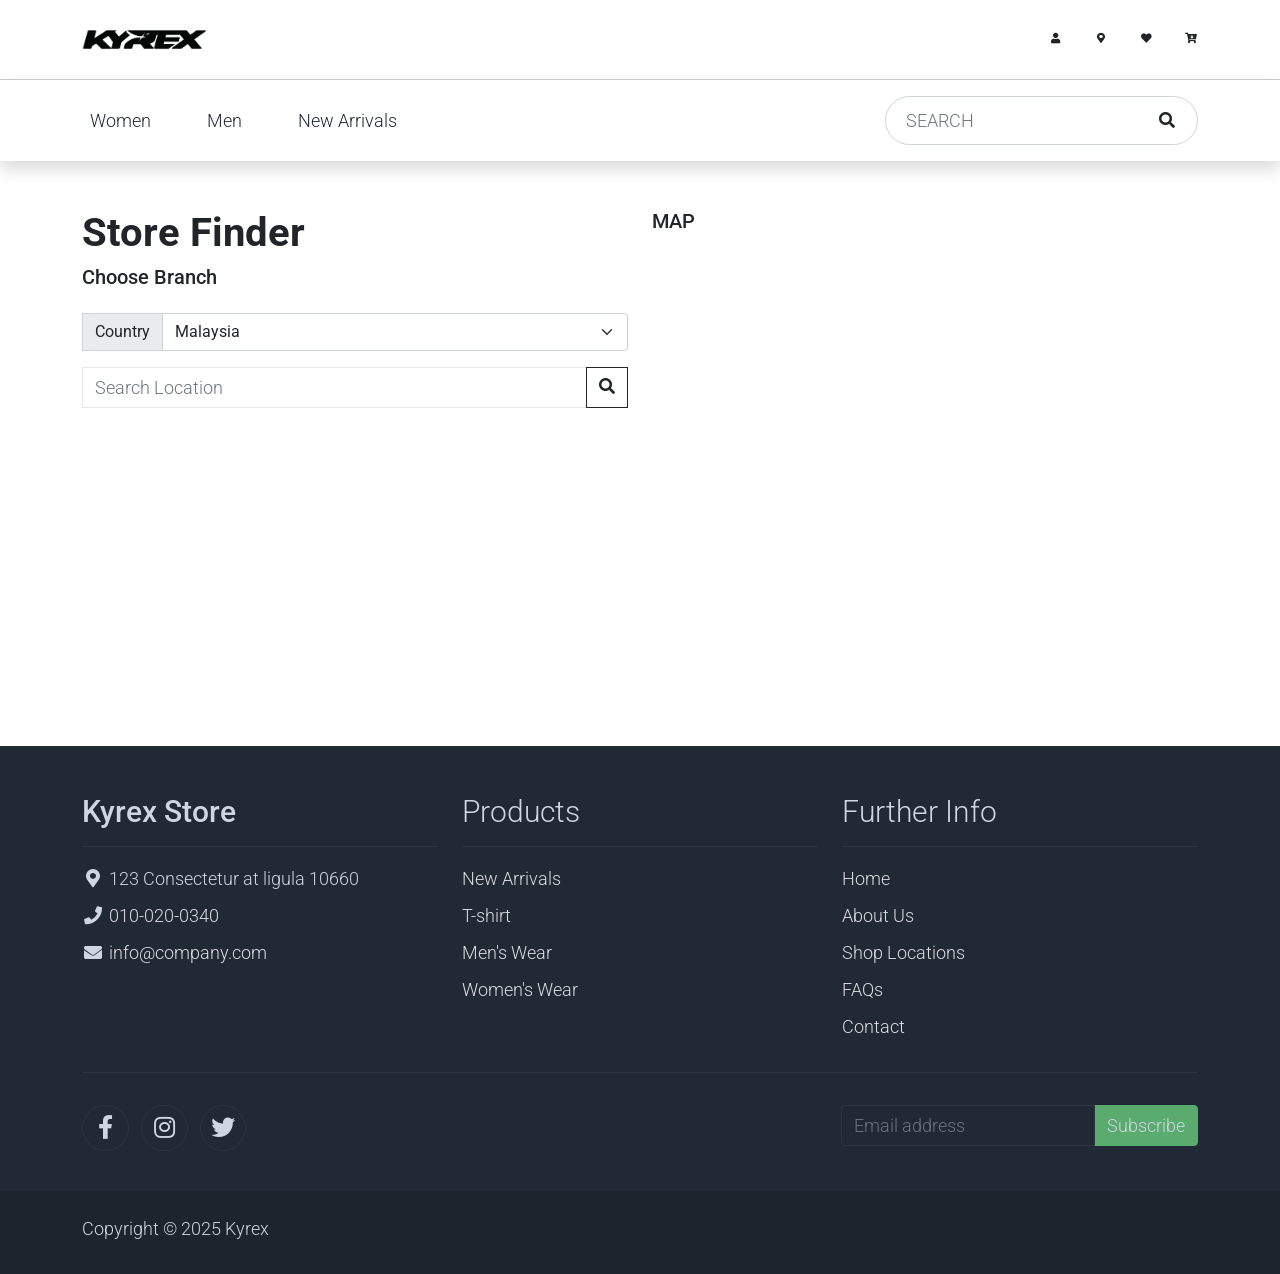
<file: store-finder.html>
<!DOCTYPE html>
<html lang="en">

<head>
    <title>Kyrex | Store Finder</title>
    <meta charset="utf-8">
    <meta name="viewport" content="width=device-width, initial-scale=1">

    <link rel="apple-touch-icon" href="assets/img/apple-icon.png">
    <link rel="shortcut icon" type="image/x-icon" href="images/kyrexicon.ico">

    <link rel="stylesheet" href="assets/css/bootstrap.min.css">
    <link rel="stylesheet" href="assets/css/templatemo.css">
    <link rel="stylesheet" href="assets/css/custom.css">

    <!-- Load fonts style after rendering the layout styles -->
    <link rel="stylesheet" href="https://fonts.googleapis.com/css2?family=Roboto:wght@100;200;300;400;500;700;900&display=swap">
    <link rel="stylesheet" href="assets/css/fontawesome.min.css">
</head>

<body>
    <!-- Start Top Nav -->
    <nav class="navbar navbar-expand-lg bg-white navbar-light d-none d-lg-block" id="templatemo_nav_top" style="border-bottom: 1px solid #ccc;">
        <div class="container">
            <div class="w-100 d-flex justify-content-between">
                <div>
                    <a class="navbar-brand" href="index.html">
                        <img src="images/KYREX LOGO.png" width="125px" alt="Kyrex Logo">
                    </a>
                </div>
                <div class="d-flex align-items-center">
                    <a class="nav-icon position-relative text-decoration-none px-3" href="login.html">
                        <i class="fa fa-fw fa-user text-dark"></i>
                    </a>
                    <a class="nav-icon position-relative text-decoration-none px-3" href="store-finder.html">
                        <i class="fa fa-fw fa-map-marker-alt text-dark"></i>
                    </a>
                    <a class="nav-icon position-relative text-decoration-none px-3" href="wishlist.html">
                        <i class="fa fa-fw fa-heart text-dark"></i>
                    </a>
                    <a class="nav-icon position-relative text-decoration-none ps-3" href="cart.html">
                        <i class="fa fa-fw fa-cart-arrow-down text-dark"></i>
                    </a>
                </div>
            </div>
        </div>
    </nav>
    <!-- Close Top Nav -->


    <!-- Header -->
    <nav class="navbar navbar-expand-lg navbar-light shadow" style="background: #fff;">
        <div class="container d-flex justify-content-between align-items-center">

            <a class="navbar-brand text-success logo h1 align-self-center d-lg-none" href="index.html">
                <img src="images/KYREX LOGO.png" width="125px">
            </a>

            <button class="navbar-toggler border-0" type="button" data-bs-toggle="collapse" data-bs-target="#templatemo_main_nav" aria-controls="navbarSupportedContent" aria-expanded="false" aria-label="Toggle navigation">
                <span class="navbar-toggler-icon"></span>
            </button>

            <div class="align-self-center collapse navbar-collapse flex-fill d-lg-flex justify-content-lg-between" id="templatemo_main_nav">
                <div class="flex-fill">
                    <ul class="nav navbar-nav d-flex justify-content-start mega-menu-container" style="gap: 2.5rem;">
                        <li class="nav-item dropdown">
                            <a class="nav-link dropdown-toggle" href="catalog.html?category=women" id="womenDropdown" role="button" data-bs-toggle="dropdown" aria-expanded="false">
                                Women
                            </a>
                            <div class="dropdown-menu mega-menu p-4" aria-labelledby="womenDropdown">
                                <div class="row">
                                    <div class="col-lg-3">
                                        <ul class="list-unstyled">
                                            <li><a class="dropdown-item fw-bold" href="catalog.html?category=women">SHOP ALL</a></li>
                                            <li><a class="dropdown-item fw-bold" href="catalog.html?category=women">NEW ARRIVALS</a></li>
                                            <li><a class="dropdown-item fw-bold" href="catalog.html?category=women">DEALS</a></li>
                                            <li><a class="dropdown-item fw-bold" href="catalog.html?category=women">SALE</a></li>
                                        </ul>
                                    </div>
                                    <div class="col-lg-3 border-start">
                                        <ul class="list-unstyled">
                                            <li><h6 class="dropdown-header fw-bold">Clothing</h6></li>
                                            <li><a class="dropdown-item" href="catalog.html?category=women">Tops</a></li>
                                            <li><a class="dropdown-item" href="catalog.html?category=women">Pants</a></li>
                                            <li><a class="dropdown-item" href="catalog.html?category=women">Dresses</a></li>
                                            <li><a class="dropdown-item" href="catalog.html?category=women">Jeans</a></li>
                                        </ul>
                                    </div>
                                    <div class="col-lg-3">
                                        <ul class="list-unstyled">
                                            <li><h6 class="dropdown-header fw-bold">Activewear</h6></li>
                                            <li><a class="dropdown-item" href="catalog.html?category=women">Crops & Bras</a></li>
                                            <li><a class="dropdown-item" href="catalog.html?category=women">Jackets</a></li>
                                        </ul>
                                    </div>
                                    <div class="col-lg-3">
                                        <ul class="list-unstyled">
                                            <li><h6 class="dropdown-header fw-bold">Accessories</h6></li>
                                            <li><a class="dropdown-item" href="catalog.html?category=women">Bags</a></li>
                                            <li><a class="dropdown-item" href="catalog.html?category=women">Sunglasses</a></li>
                                            <li><a class="dropdown-item" href="catalog.html?category=women">Socks</a></li>
                                        </ul>
                                    </div>
                                </div>
                            </div>
                        </li>
                        <li class="nav-item dropdown">
                            <a class="nav-link dropdown-toggle" href="catalog.html?category=men" id="menDropdown" role="button" data-bs-toggle="dropdown" aria-expanded="false">
                                Men
                            </a>
                            <div class="dropdown-menu mega-menu p-4" aria-labelledby="menDropdown">
                                <div class="row">
                                    <div class="col-lg-3">
                                        <ul class="list-unstyled">
                                            <li><a class="dropdown-item fw-bold" href="catalog.html?category=men">SHOP ALL</a></li>
                                            <li><a class="dropdown-item fw-bold" href="catalog.html?category=men">NEW ARRIVALS</a></li>
                                            <li><a class="dropdown-item fw-bold" href="catalog.html?category=men">DEALS</a></li>
                                            <li><a class="dropdown-item fw-bold" href="catalog.html?category=men">SALE</a></li>
                                        </ul>
                                    </div>
                                    <div class="col-lg-3 border-start">
                                        <ul class="list-unstyled">
                                            <li><h6 class="dropdown-header fw-bold">Clothing</h6></li>
                                            <li><a class="dropdown-item" href="catalog.html?category=men">Shirts</a></li>
                                            <li><a class="dropdown-item" href="catalog.html?category=men">Pants</a></li>
                                            <li><a class="dropdown-item" href="catalog.html?category=men">Shorts</a></li>
                                            <li><a class="dropdown-item" href="catalog.html?category=men">Jeans</a></li>
                                        </ul>
                                    </div>
                                    <div class="col-lg-3">
                                        <ul class="list-unstyled">
                                            <li><h6 class="dropdown-header fw-bold">Activewear</h6></li>
                                            <li><a class="dropdown-item" href="catalog.html?category=men">Tees</a></li>
                                            <li><a class="dropdown-item" href="catalog.html?category=men">Jackets</a></li>
                                        </ul>
                                    </div>
                                    <div class="col-lg-3">
                                        <ul class="list-unstyled">
                                            <li><h6 class="dropdown-header fw-bold">Accessories</h6></li>
                                            <li><a class="dropdown-item" href="catalog.html?category=men">Hats</a></li>
                                            <li><a class="dropdown-item" href="catalog.html?category=men">Belts</a></li>
                                            <li><a class="dropdown-item" href="catalog.html?category=men">Wallets</a></li>
                                        </ul>
                                    </div>
                                </div>
                            </div>
                        </li>
                        <li class="nav-item">
                            <a class="nav-link" href="catalog.html?category=new">New Arrivals</a>
                        </li>
                    </ul>
                </div>
                <div class="navbar align-self-center d-flex">
                    <form action="" method="get" class="d-flex search-bar">
                        <div class="input-group">
                            <input type="text" class="form-control" placeholder="SEARCH">
                            <button type="submit" class="input-group-text">
                                <i class="fa fa-fw fa-search"></i>
                            </button>
                        </div>
                    </form>
                </div>
            </div>

        </div>
    </nav>
    <!-- Close Header -->

    <!-- Start Store Finder Content -->
    <div class="container py-5 store-finder-container">
        <div class="row">
            <div class="col-lg-6">
                <h1>Store Finder</h1>
                <h3 class="h5">Choose Branch</h3>
                <div class="mb-4">
                    <!-- Brand buttons from sketch are ignored as requested -->
                </div>

                <form>
                    <div class="input-group mb-3">
                        <span class="input-group-text">Country</span>
                        <select class="form-select">
                            <option selected>Malaysia</option>
                        </select>
                    </div>
                    <div class="input-group">
                        <input type="text" class="form-control" placeholder="Search Location">
                        <button class="btn btn-outline-dark" type="button"><i class="fa fa-search"></i></button>
                    </div>
                </form>
            </div>
            <div class="col-lg-6">
                <h3 class="h5 text-uppercase">Map</h3>
                <iframe src="https://www.google.com/maps/embed?pb=!1m18!1m12!1m3!1d8157731.229156353!2d104.14545369688404!3d4.137837434778335!2m3!1f0!2f0!3f0!3m2!1i1024!2i768!4f13.1!3m3!1m2!1s0x3034d38e1b439627%3A0x28c2b53ca3087a3!2sMalaysia!5e0!3m2!1sen!2smy!4v1663333333333!5m2!1sen!2smy" width="100%" height="450" style="border:0;" allowfullscreen="" loading="lazy"></iframe>
            </div>
        </div>
    </div>
    <!-- End Store Finder Content -->


    <!-- Start Footer -->
    <footer class="bg-dark" id="tempaltemo_footer">
        <div class="container">
            <div class="row">

                <div class="col-md-4 pt-5">
                    <h2 class="h2 text-light border-bottom pb-3 border-light logo">Kyrex Store</h2>
                    <ul class="list-unstyled text-light footer-link-list">
                        <li>
                            <i class="fas fa-map-marker-alt fa-fw"></i>
                            123 Consectetur at ligula 10660
                        </li>
                        <li>
                            <i class="fa fa-phone fa-fw"></i>
                            <a class="text-decoration-none" href="tel:010-020-0340">010-020-0340</a>
                        </li>
                        <li>
                            <i class="fa fa-envelope fa-fw"></i>
                            <a class="text-decoration-none" href="mailto:info@company.com">info@company.com</a>
                        </li>
                    </ul>
                </div>

                <div class="col-md-4 pt-5">
                    <h2 class="h2 text-light border-bottom pb-3 border-light">Products</h2>
                    <ul class="list-unstyled text-light footer-link-list">
                        <li><a class="text-decoration-none" href="#">New Arrivals</a></li>
                        <li><a class="text-decoration-none" href="#">T-shirt</a></li>
                        <li><a class="text-decoration-none" href="#">Men's Wear</a></li>
                        <li><a class="text-decoration-none" href="#">Women's Wear</a></li>
                    </ul>
                </div>

                <div class="col-md-4 pt-5">
                    <h2 class="h2 text-light border-bottom pb-3 border-light">Further Info</h2>
                    <ul class="list-unstyled text-light footer-link-list">
                        <li><a class="text-decoration-none" href="#">Home</a></li>
                        <li><a class="text-decoration-none" href="#">About Us</a></li>
                        <li><a class="text-decoration-none" href="#">Shop Locations</a></li>
                        <li><a class="text-decoration-none" href="#">FAQs</a></li>
                        <li><a class="text-decoration-none" href="#">Contact</a></li>
                    </ul>
                </div>

            </div>

            <div class="row text-light mb-4">
                <div class="col-12 mb-3">
                    <div class="w-100 my-3 border-top border-light"></div>
                </div>
                <div class="col-auto me-auto">
                    <ul class="list-inline text-left footer-icons">
                        <li class="list-inline-item border border-light rounded-circle text-center">
                            <a class="text-light text-decoration-none" target="_blank" href="http://facebook.com/"><i class="fab fa-facebook-f fa-lg fa-fw"></i></a>
                        </li>
                        <li class="list-inline-item border border-light rounded-circle text-center">
                            <a class="text-light text-decoration-none" target="_blank" href="https://www.instagram.com/"><i class="fab fa-instagram fa-lg fa-fw"></i></a>
                        </li>
                        <li class="list-inline-item border border-light rounded-circle text-center">
                            <a class="text-light text-decoration-none" target="_blank" href="https://twitter.com/"><i class="fab fa-twitter fa-lg fa-fw"></i></a>
                        </li>
                    </ul>
                </div>
                <div class="col-auto">
                    <label class="sr-only" for="subscribeEmail">Email address</label>
                    <div class="input-group mb-2">
                        <input type="text" class="form-control bg-dark border-light" id="subscribeEmail" placeholder="Email address">
                        <div class="input-group-text btn-success text-light">Subscribe</div>
                    </div>
                </div>
            </div>
        </div>

        <div class="w-100 bg-black py-3">
            <div class="container">
                <div class="row pt-2">
                    <div class="col-12">
                        <p class="text-left text-light">
                            Copyright &copy; 2025 Kyrex
                        </p>
                    </div>
                </div>
            </div>
        </div>

    </footer>
    <!-- End Footer -->

    <!-- Start Script -->
    <script src="assets/js/jquery-1.11.0.min.js"></script>
    <script src="assets/js/jquery-migrate-1.2.1.min.js"></script>
    <script src="assets/js/bootstrap.bundle.min.js"></script>
    <script src="assets/js/templatemo.js"></script>
    <script src="assets/js/custom.js"></script>
    <!-- End Script -->
</body>

</html>
</file>
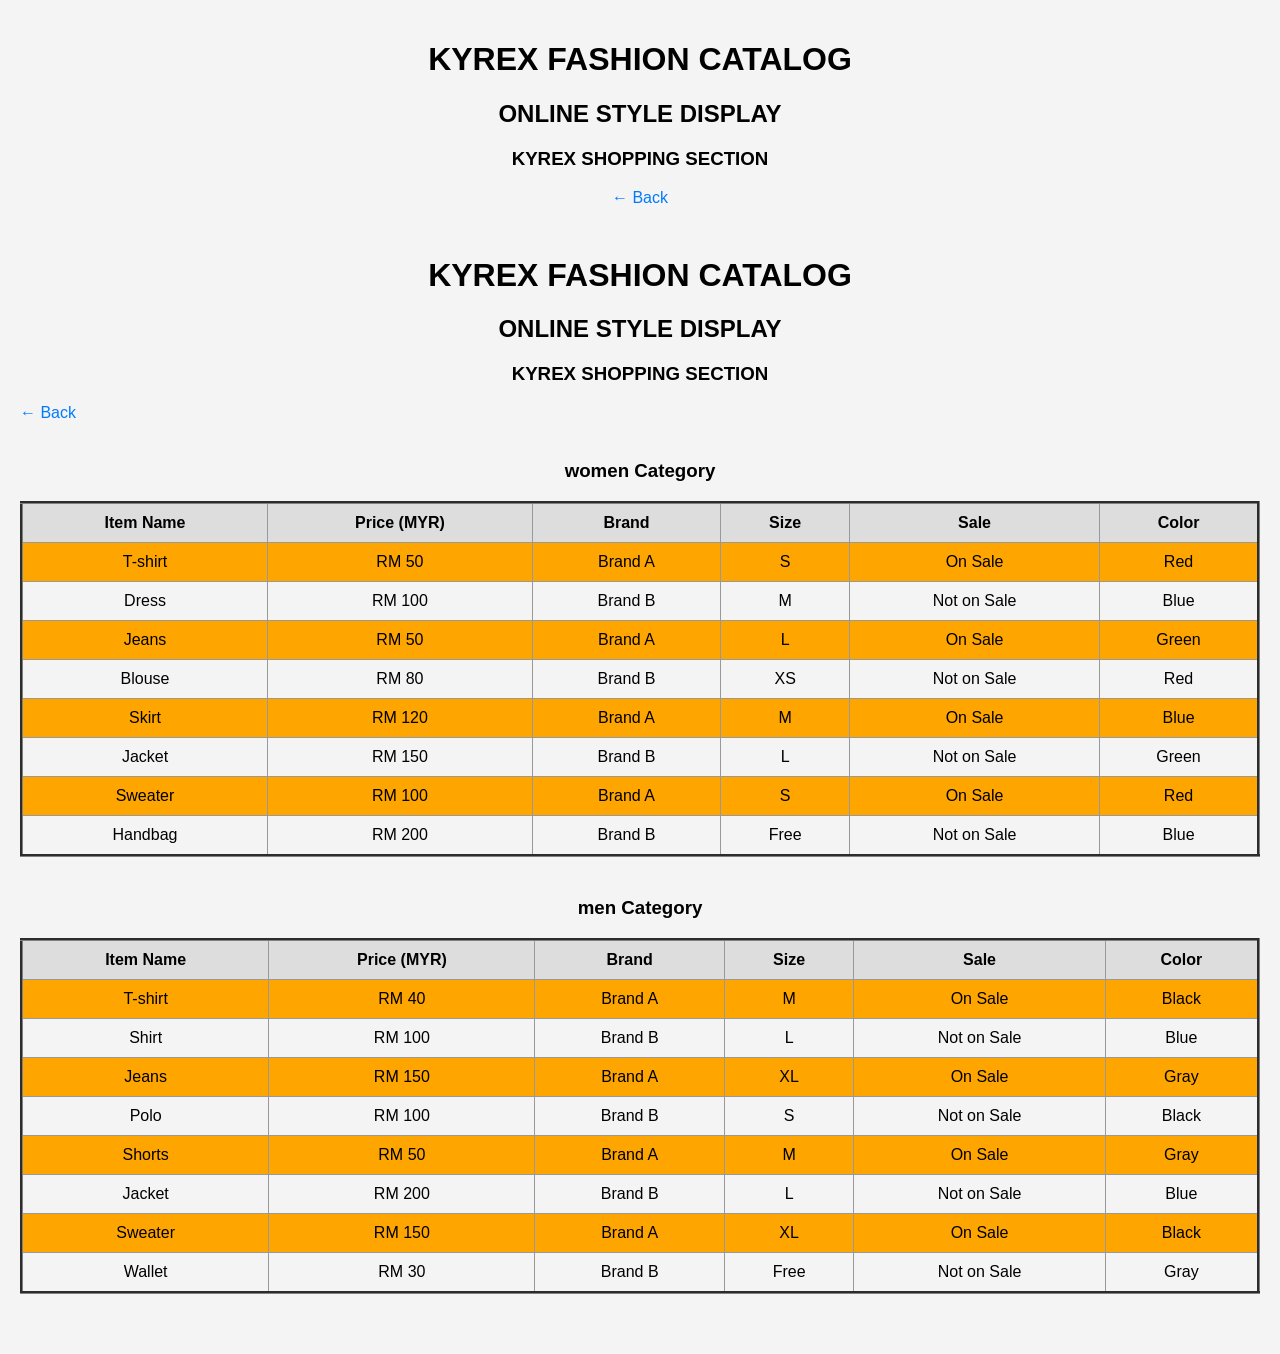
<file: summary.html>
<!DOCTYPE html>
<html lang="en">
<head>
  <meta charset="UTF-8">
  <title>Fashion Summary</title>
  <style>
    body {
      font-family: Arial, sans-serif;
      background-color: #f4f4f4;
      margin: 0;
      padding: 20px;
    }

    h2, h1, h3 {
      text-align: center;
    }

    table {
      width: 100%;
      border-collapse: collapse;
      margin-bottom: 40px;
    }

    th, td {
      border: 1px solid #999;
      padding: 10px;
      text-align: center;
    }

    th {
      background-color: #ddd;
    }

    tr.sale {
      background-color: #ffe0b3;
    }

    a {
      display: inline-block;
      margin-bottom: 20px;
      text-decoration: none;
      color: #007bff;
    }

    #output {
      margin-top: 30px;
    }
  </style>
</head>
<body>

  <h1>KYREX FASHION CATALOG</h1>
  <h2>ONLINE STYLE DISPLAY</h2>
  <h3>KYREX SHOPPING SECTION</h3>

  <div style="text-align: center;">
    <a href="catalog-women.html">← Back</a>
  </div>

  <div id="output">Loading data...</div>

  <script>
    Promise.all([
      fetch('fashion.xml').then(res => res.text()),
      fetch('fashion.xsl').then(res => res.text())
    ])
    .then(([xmlText, xslText]) => {
      const parser = new DOMParser();
      const xml = parser.parseFromString(xmlText, "text/xml");
      const xsl = parser.parseFromString(xslText, "text/xml");

      const xsltProcessor = new XSLTProcessor();
      xsltProcessor.importStylesheet(xsl);
      const resultFragment = xsltProcessor.transformToFragment(xml, document);

      const outputDiv = document.getElementById("output");
      outputDiv.innerHTML = '';
      outputDiv.appendChild(resultFragment);
    })
    .catch(err => {
      console.error("Error loading or transforming:", err);
      document.getElementById("output").innerText = "Failed to load fashion list.";
    });
  </script>

</body>
</html>
</file>
<file: assets/css/templatemo.css>
/*

TemplateMo 559 Zay Shop

https://templatemo.com/tm-559-zay-shop

---------------------------------------------
Table of contents
------------------------------------------------
1. Typography
2. General
3. Nav
4. Hero Carousel
5. Accordion
6. Shop
7. Product
8. Carousel Hero
9. Carousel Brand
10. Services
11. Contact map
12. Footer
13. Small devices (landscape phones, 576px and up)
14. Medium devices (tablets, 768px and up)
15. Large devices (desktops, 992px and up)
16. Extra large devices (large desktops, 1200px and up)
--------------------------------------------- */




/* Typography */
body, ul, li, p, a, label, input, div {
  font-family: 'Roboto', sans-serif;
  font-size: 18px !important;
  font-weight: 300 !important;
}
.h1 {
  font-family: 'Roboto', sans-serif;
  font-size: 48px !important;
  font-weight: 200 !important;
}
.h2 {
  font-family: 'Roboto', sans-serif;
  font-size: 30px !important;
  font-weight: 300;
}
.h3 {
  font-family: 'Roboto', sans-serif;
  font-size: 22px !important;
}
/* General */
.logo { font-weight: 500 !important;}
.text-warning {  color: #ede861 !important;}
.text-muted { color: #bcbcbc !important;}
.text-success { color: #59ab6e !important;}
.text-light { color: #cfd6e1 !important;}
.bg-dark { background-color: #212934 !important;}
.bg-light { background-color: #e9eef5 !important;}
.bg-black { background-color: #1d242d !important;}
.bg-success { background-color: #59ab6e !important;}
.btn-success {
  background-color: #59ab6e !important;
  border-color: #56ae6c !important;
}
.pagination .page-link:hover {color: #000;}
.pagination .page-link:hover, .pagination .page-link.active {
  background-color: #69bb7e;
  color: #fff;
}
/* Nav */
#templatemo_nav_top { min-height: 40px;}
#templatemo_nav_top * { font-size: .9em !important;}
#templatemo_main_nav a { color: #212934;}
#templatemo_main_nav a:hover { color: #69bb7e;}
#templatemo_main_nav .navbar .nav-icon { margin-right: 20px;}

/* Hero Carousel */
#template-mo-zay-hero-carousel { background: #efefef !important;}
/* Accordion */
.templatemo-accordion a { color: #000;}
.templatemo-accordion a:hover { color: #333d4a;}
/* Shop */
.shop-top-menu a:hover { color: #69bb7e !important;}
/* Product */
.product-wap { box-shadow: 0px 5px 10px 0px rgba(0, 0, 0, 0.10);}
.product-wap .product-color-dot.color-dot-red { background:#f71515;}
.product-wap .product-color-dot.color-dot-blue { background:#6db4fe;}
.product-wap .product-color-dot.color-dot-black { background:#000000;}
.product-wap .product-color-dot.color-dot-light { background:#e0e0e0;}
.product-wap .product-color-dot.color-dot-green { background:#0bff7e;}
.card.product-wap .card .product-overlay {
  background: rgba(0,0,0,.2);
  visibility: hidden;
  opacity: 0;
  transition: .3s;
}
.card.product-wap:hover .card .product-overlay {
  visibility: visible;
  opacity: 1;
}
.card.product-wap a { color: #000;}
#carousel-related-product .slick-slide:focus { outline: none !important;}
#carousel-related-product .slick-dots li button:before {
  font-size: 15px;
  margin-top: 20px;
}
/* Brand */
.brand-img {
  filter: grayscale(100%);
  opacity: 0.5;
  transition: .5s;
}
.brand-img:hover {
  filter: grayscale(0%);
  opacity: 1;
}
/* Carousel Hero */
#template-mo-zay-hero-carousel .carousel-indicators li {
  margin-top: -50px;
  background-color: #59ab6e;
}
#template-mo-zay-hero-carousel .carousel-control-next i,
#template-mo-zay-hero-carousel .carousel-control-prev i {
  color: #59ab6e !important;
  font-size: 2.8em !important;
}
/* Carousel Brand */
.tempaltemo-carousel .h1 {
  font-size: .5em !important;
  color: #000 !important;
}
/* Services */
.services-icon-wap {transition: .3s;}
.services-icon-wap:hover, .services-icon-wap:hover i {color: #fff;}
.services-icon-wap:hover {background: #69bb7e;}
/* Contact map */
.leaflet-control a, .leaflet-control { font-size: 10px !important;}
.form-control { border: 1px solid #e8e8e8;}
/* Footer */
#tempaltemo_footer a { color: #dcdde1;}
#tempaltemo_footer a:hover { color: #68bb7d;}
#tempaltemo_footer ul.footer-link-list li { padding-top: 10px;}
#tempaltemo_footer ul.footer-icons li {
  width: 2.6em;
  height: 2.6em;
  line-height: 2.6em;
}
#tempaltemo_footer ul.footer-icons li:hover {
  background-color: #cfd6e1;
  transition: .5s;
}
#tempaltemo_footer ul.footer-icons li:hover i {
  color: #212934;
  transition: .5s;
}
#tempaltemo_footer .border-light { border-color: #2d343f !important;}
/*
// Extra small devices (portrait phones, less than 576px)
// No media query since this is the default in Bootstrap
*/
/* Small devices (landscape phones, 576px and up)*/
.product-wap .h3, .product-wap li, .product-wap i, .product-wap p {
  font-size: 12px !important;
}
.product-wap .product-color-dot {
  width: 6px;
  height: 6px;
}

@media (min-width: 576px) {
  .tempaltemo-carousel .h1 { font-size: 1em !important;}
}

/*// Medium devices (tablets, 768px and up)*/
@media (min-width: 768px) {
  #templatemo_main_nav .navbar-nav {max-width: 450px;}
 }

/* Large devices (desktops, 992px and up)*/
@media (min-width: 992px) {
  #templatemo_main_nav .navbar-nav {max-width: 550px;}
  #template-mo-zay-hero-carousel .carousel-item {min-height: 30rem !important;}
  .product-wap .h3, .product-wap li, .product-wap i, .product-wap p {font-size: 18px !important;}
  .product-wap .product-color-dot {
    width: 12px;
    height: 12px;
  }
}

/* Extra large devices (large desktops, 1200px and up)*/
@media (min-width: 1200px) {}
</file>
<file: assets/css/custom.css>
/*
Custom Css
*/
.search-bar .input-group {
    border: 1px solid #ced4da;
    border-radius: 50px;
    padding: 0.25rem 0.5rem;
}

.search-bar .form-control {
    border: none;
    background: transparent;
    box-shadow: none;
}

.search-bar .input-group-text {
    border: none;
    background: transparent;
}

.search-bar .form-control:focus,
.search-bar .input-group-text:focus {
    box-shadow: none;
    outline: none;
}

/* Mega Menu Styles */
.mega-menu-container {
    position: relative;
}

.mega-menu-container .nav-item.dropdown {
    position: static;
}

.nav-item.dropdown:hover .mega-menu {
    display: block;
}

.dropdown-menu.mega-menu {
    display: none;
    position: absolute;
    width: 850px;
    left: 0;
    top: 100%;
    padding: 20px;
    border-radius: 0;
    border: 1px solid #ddd;
    box-shadow: 0 0.5rem 1rem rgba(0, 0, 0, 0.15);
}

.mega-menu .dropdown-header {
    font-size: 1rem;
    padding-left: 0.75rem;
    margin-bottom: 0.5rem;
    color: #212529;
}

.mega-menu .dropdown-item {
    padding: 0.25rem 0.75rem;
}

.mega-menu .border-start {
    border-left: 1px solid #e9ecef !important;
}

.dropdown-toggle::after {
    display: none;
}

.mega-menu .dropdown-item:focus,
.mega-menu .dropdown-item:active {
    background-color: transparent;
    color: inherit;
}

/* Login Page Styles */
.login-page-container {
    min-height: 60vh;
    display: flex;
    align-items: center;
    justify-content: center;
}

.login-form-container {
    background: #f8f9fa;
    padding: 40px;
    border-radius: 8px;
    text-align: center;
    position: relative;
    border: 1px solid #dee2e6;
    width: 100%;
    max-width: 450px;
}

.login-form-container .close-btn {
    position: absolute;
    top: 10px;
    right: 15px;
    font-size: 2rem;
    color: #333;
    background: none;
    border: none;
    cursor: pointer;
    text-decoration: none;
}

.login-form-container .h2 {
    margin-bottom: 0.5rem;
    font-weight: 500;
}

.login-form-container p {
    margin-bottom: 2rem;
    color: #6c757d;
}

.login-form-container .form-control,
.login-form-container .btn {
    border-radius: 50px;
    padding-top: 0.75rem;
    padding-bottom: 0.75rem;
}

/* Store Finder Page */
.store-finder-container h1 {
    font-weight: bold;
    margin-bottom: 0.5rem;
}

.store-finder-container .form-control, 
.store-finder-container .input-group-text,
.store-finder-container .btn {
    border-radius: 0;
}

/* Catalog Page */
.filter-bar .btn {
    border-radius: 50px;
}

.filter-bar .btn.dropdown-toggle[aria-expanded="true"],
.filter-bar .btn.dropdown-toggle:active {
    background-color: #212529;
    color: #fff;
}

/* Product Detail Page */
.product-thumbnail-gallery img {
    cursor: pointer;
    border: 1px solid transparent;
    padding: 2px;
}

.product-thumbnail-gallery img:hover,
.product-thumbnail-gallery img.active {
    border-color: #000;
}

.size-chart th,
.size-chart td {
    text-align: center;
}

.btn-outline-secondary.active {
    background-color: #212529;
    color: #fff;
}

/* Cart Notification */
.cart-notification {
    display: none; /* Hidden by default */
    position: absolute;
    right: 20px;
    top: 20px;
    background-color: white;
    border: 1px solid #ccc;
    border-radius: 5px;
    padding: 15px;
    box-shadow: 0 4px 8px rgba(0,0,0,0.1);
    z-index: 1050;
    width: 200px;
}

.cart-notification.show {
    display: block; /* Show the notification */
}

.cart-notification-content p {
    margin-bottom: 10px;
}

.cart-notification-content .btn {
    width: 100%;
    margin-bottom: 5px;
}

.cart-notification-content .btn:last-child {
    margin-bottom: 0;
}

#wishlist-cart-notification {
    position: fixed;
}

/* Page-level Notification */
.page-notification {
    display: none;
}
</file>
